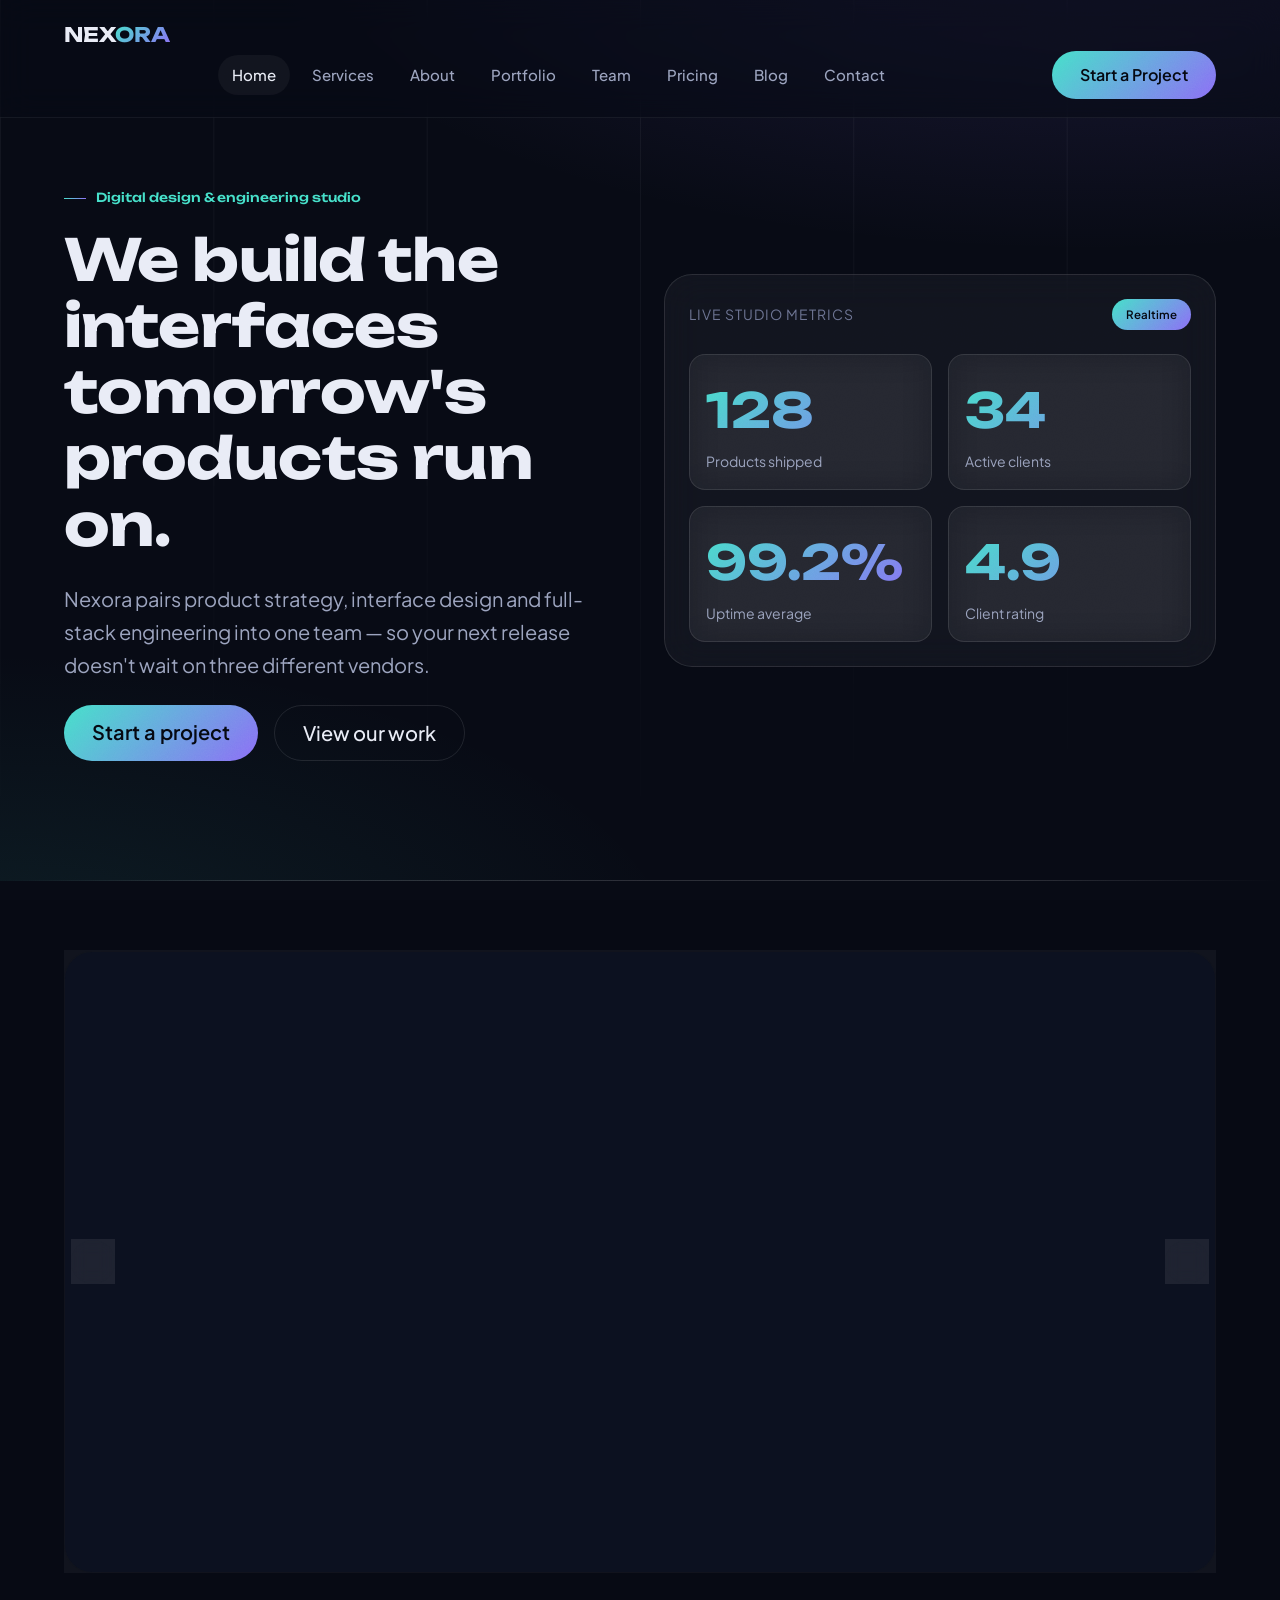
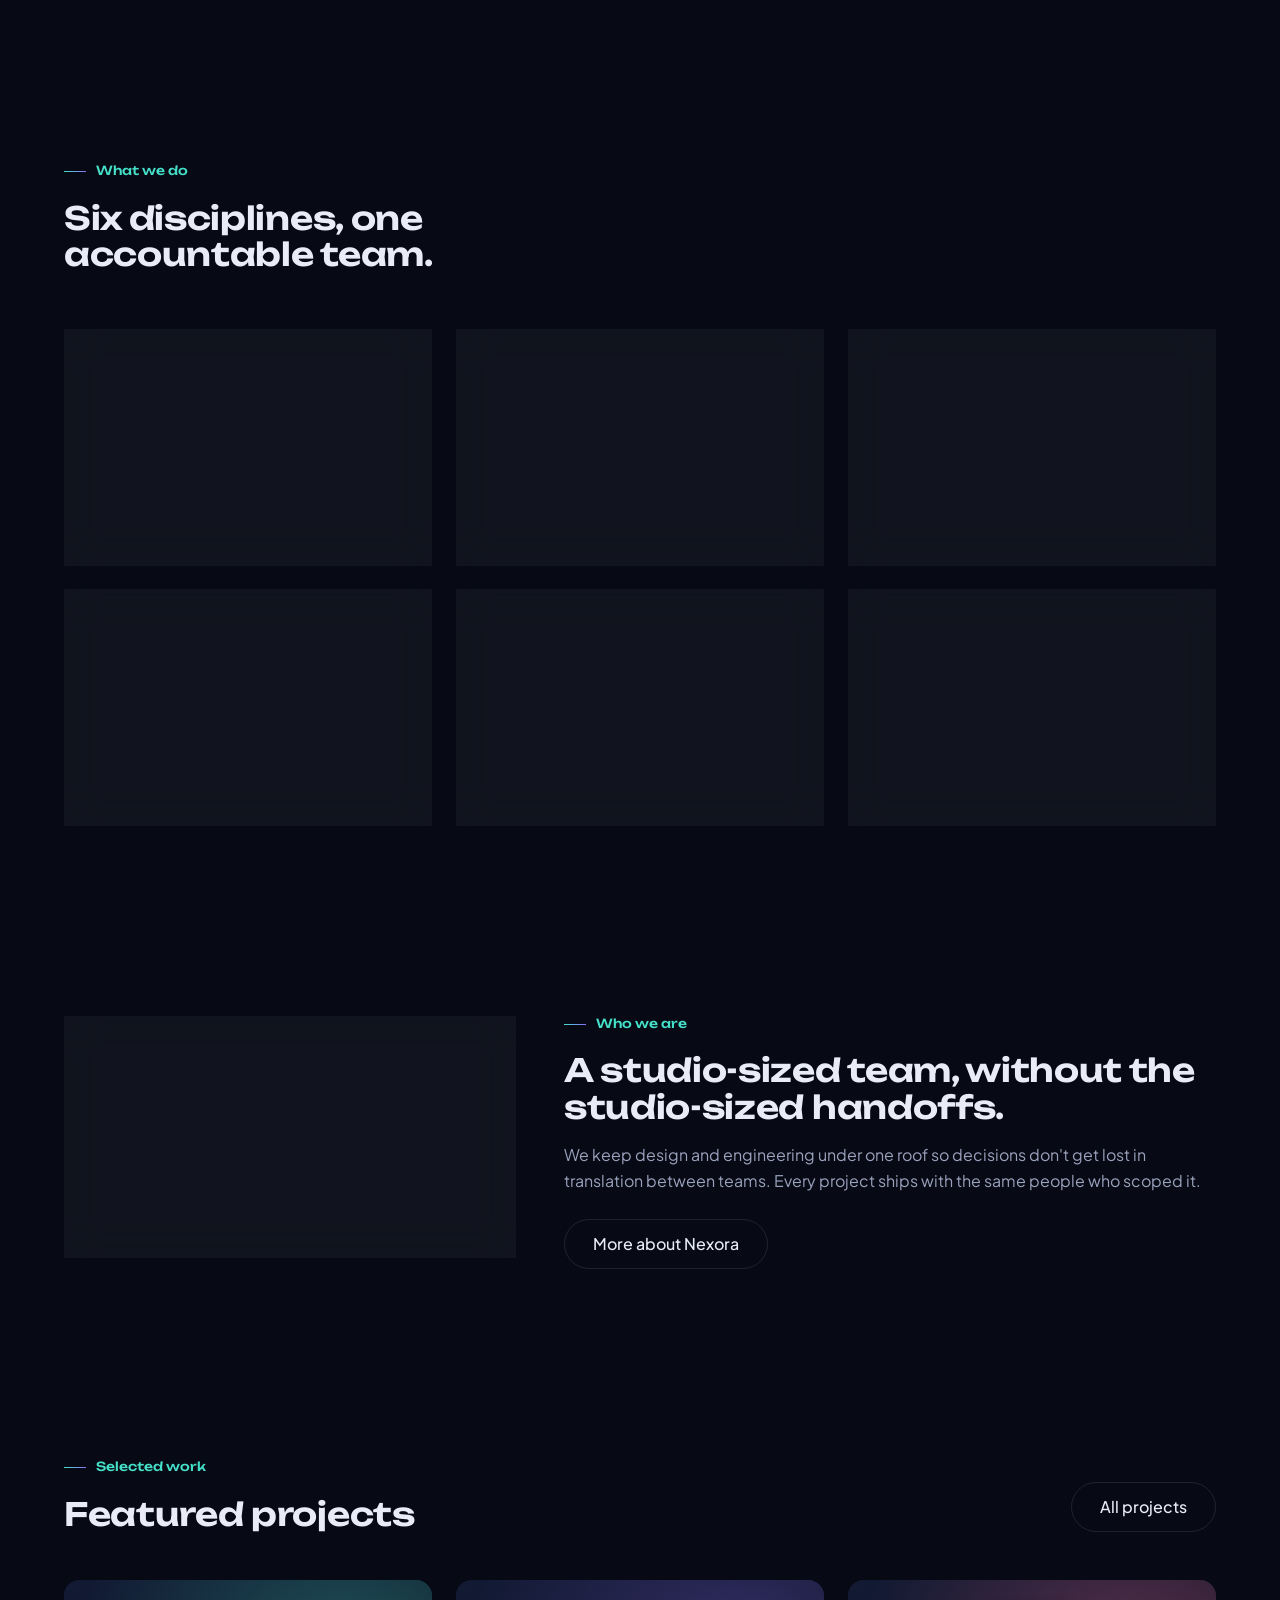
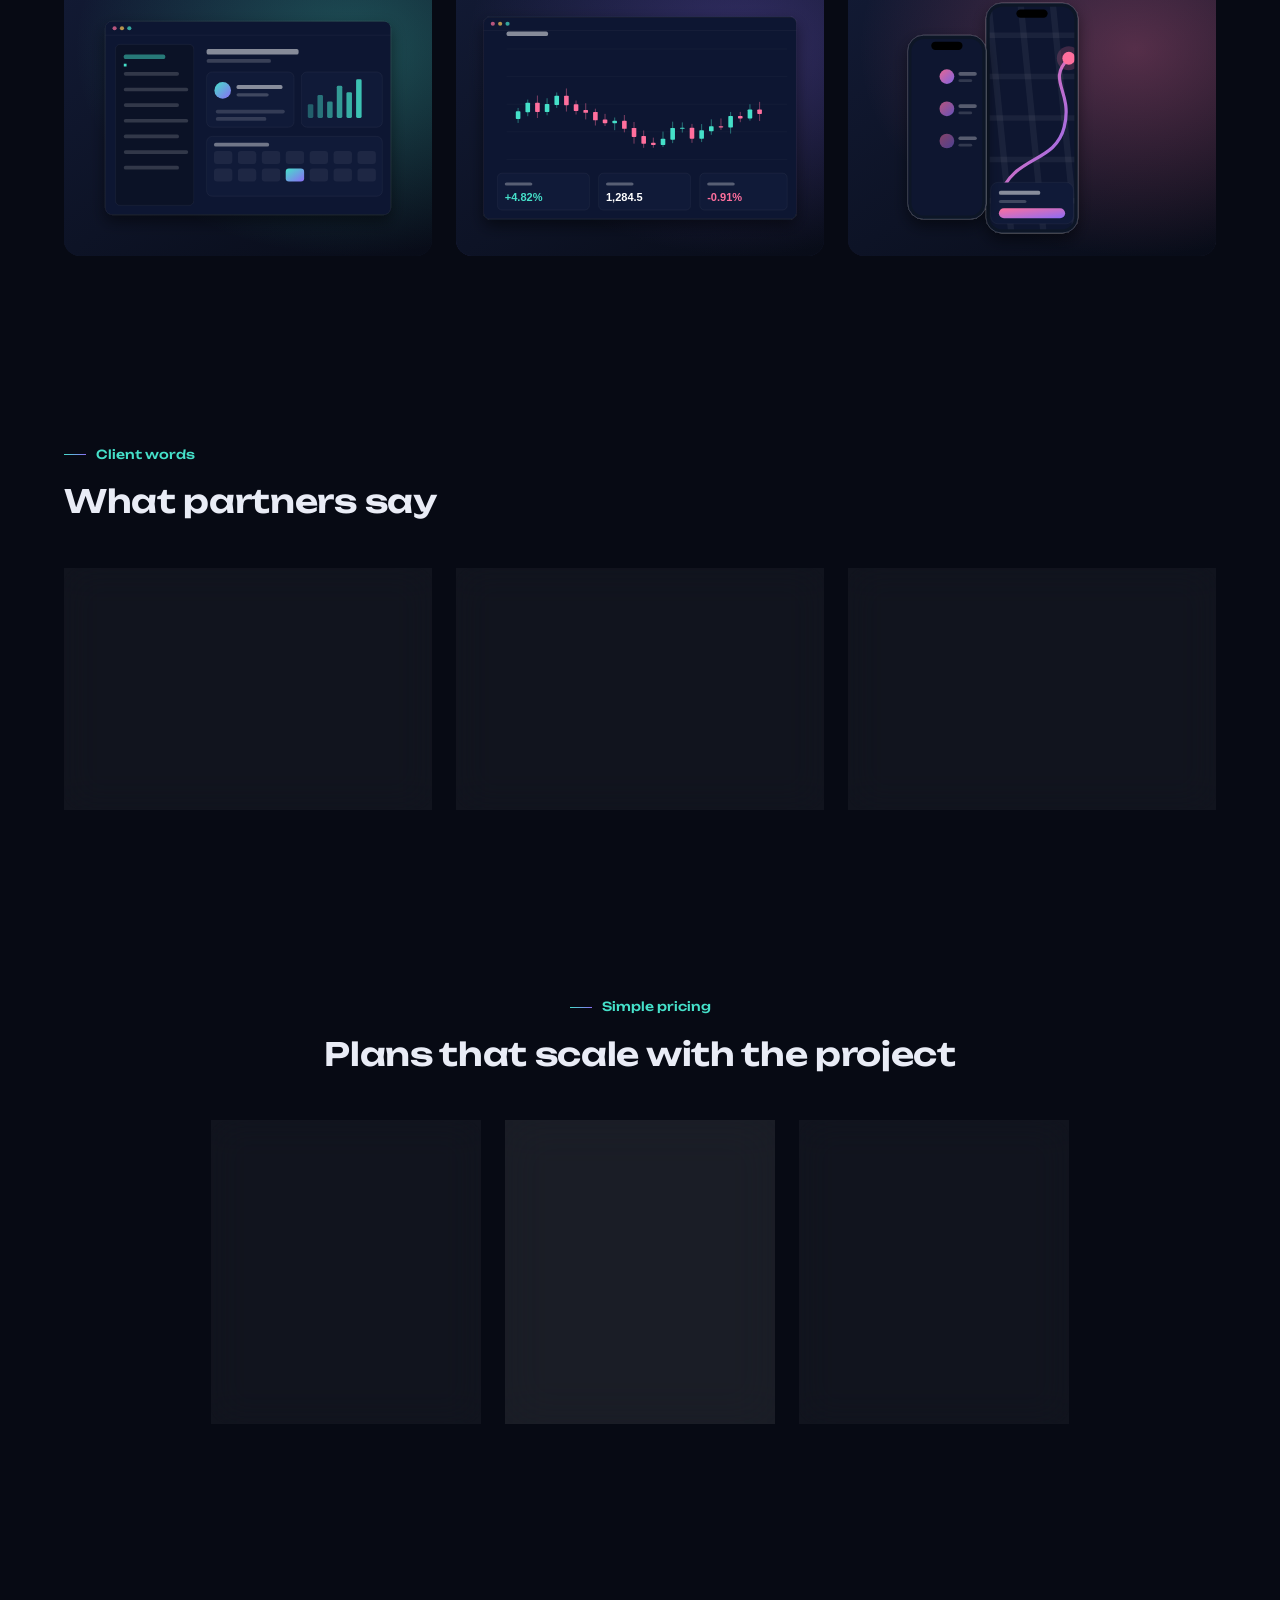
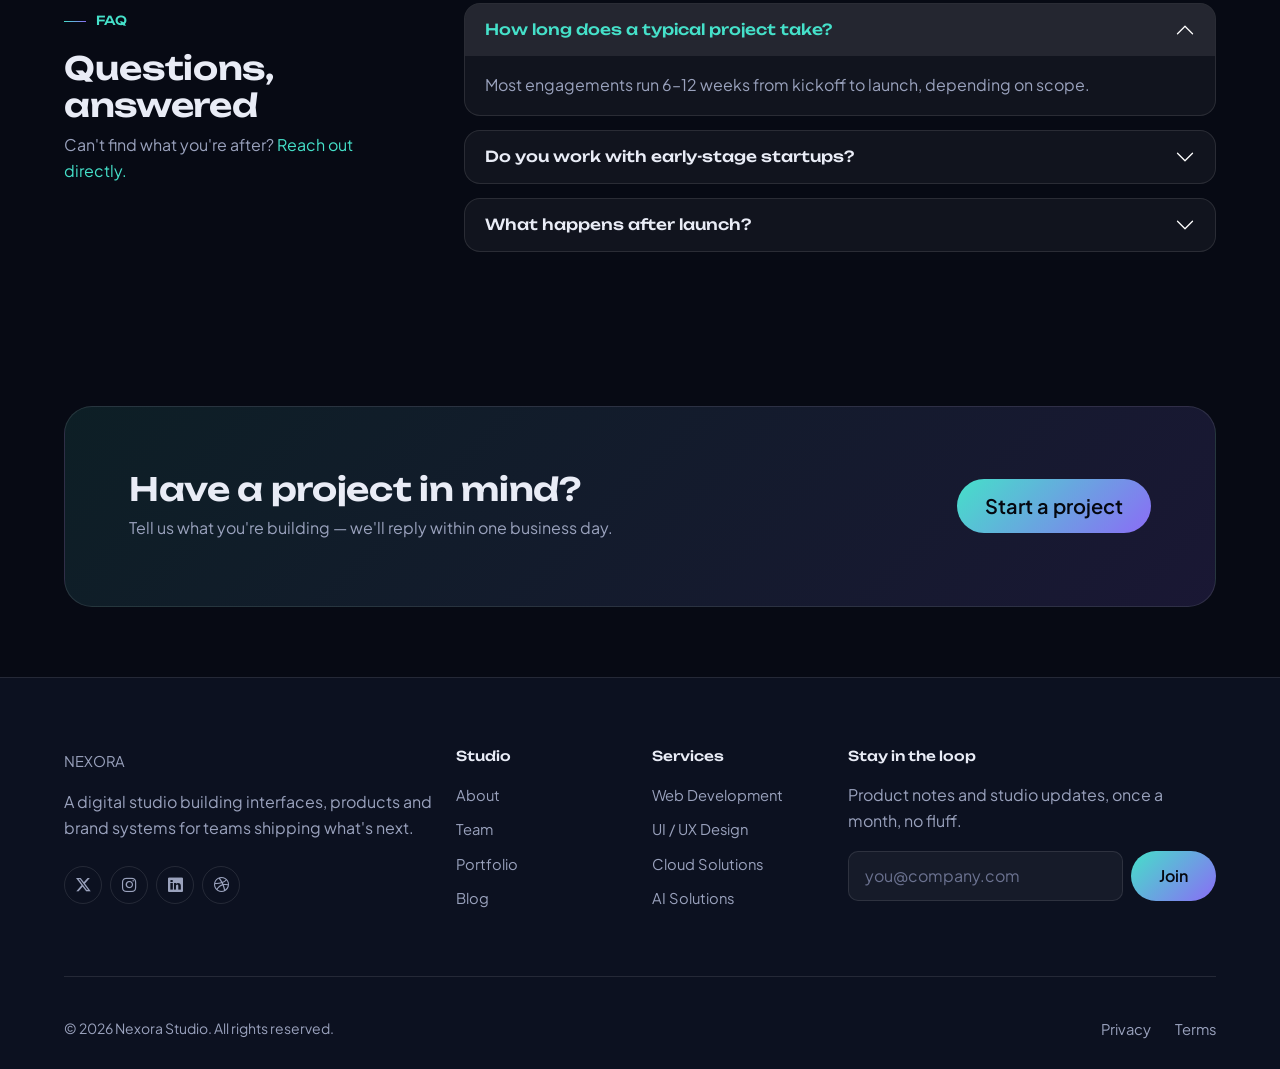
<file: index.html>
<!doctype html>
<html lang="en">
  <head>
    <meta charset="UTF-8" />
    <meta name="viewport" content="width=device-width, initial-scale=1.0" />
    <title>Home | NEXORA</title>
    <meta
      name="description"
      content="Nexora — a digital design and engineering studio."
    />
    <link
      rel="icon"
      href="data:image/svg+xml,<svg xmlns=%22http://www.w3.org/2000/svg%22 viewBox=%220 0 100 100%22><text y=%22.9em%22 font-size=%2290%22>⬢</text></svg>"
    />
    <link rel="preconnect" href="https://fonts.googleapis.com" />
    <link rel="preconnect" href="https://fonts.gstatic.com" crossorigin />
    <link
      href="https://fonts.googleapis.com/css2?family=Unbounded:wght@400;500;600;700;800&family=Plus+Jakarta+Sans:wght@400;500;600;700&display=swap"
      rel="stylesheet"
    />
    <link
      href="https://cdn.jsdelivr.net/npm/bootstrap@5.3.3/dist/css/bootstrap.min.css"
      rel="stylesheet"
    />
    <link
      rel="stylesheet"
      href="https://cdn.jsdelivr.net/npm/bootstrap-icons@1.11.3/font/bootstrap-icons.min.css"
    />
    <link href="css/style.css" rel="stylesheet" />
  </head>
  <body>
    <nav class="navbar navbar-expand-lg navbar-nx">
      <div class="container-nx">
        <a class="navbar-brand" href="index.html">NEX<span>ORA</span></a>
        <button
          class="navbar-toggler border-0 text-white"
          type="button"
          data-bs-toggle="offcanvas"
          data-bs-target="#navOffcanvas"
          aria-label="Toggle menu"
        >
          <i class="bi bi-list fs-2"></i>
        </button>
        <div class="collapse navbar-collapse d-none d-lg-flex">
          <ul class="navbar-nav mx-auto">
            <li class="nav-item">
              <a class="nav-link active" href="index.html">Home</a>
            </li>
            <li class="nav-item">
              <a class="nav-link" href="services.html">Services</a>
            </li>
            <li class="nav-item">
              <a class="nav-link" href="about.html">About</a>
            </li>
            <li class="nav-item">
              <a class="nav-link" href="portfolio.html">Portfolio</a>
            </li>
            <li class="nav-item">
              <a class="nav-link" href="team.html">Team</a>
            </li>
            <li class="nav-item">
              <a class="nav-link" href="pricing.html">Pricing</a>
            </li>
            <li class="nav-item">
              <a class="nav-link" href="blog.html">Blog</a>
            </li>
            <li class="nav-item">
              <a class="nav-link" href="contact.html">Contact</a>
            </li>
          </ul>
          <a
            href="contact.html"
            class="btn btn-nx-primary d-none d-lg-inline-block"
            >Start a Project</a
          >
        </div>
      </div>
      <div
        class="offcanvas offcanvas-end offcanvas-nx d-lg-none"
        tabindex="-1"
        id="navOffcanvas"
      >
        <div class="offcanvas-header">
          <span class="navbar-brand mb-0">NEX<span>ORA</span></span>
          <button
            type="button"
            class="btn-close btn-close-white"
            data-bs-dismiss="offcanvas"
          ></button>
        </div>
        <div class="offcanvas-body">
          <ul class="navbar-nav">
            <li class="nav-item">
              <a class="nav-link active d-block py-2" href="index.html">Home</a>
            </li>
            <li class="nav-item">
              <a class="nav-link d-block py-2" href="services.html">Services</a>
            </li>
            <li class="nav-item">
              <a class="nav-link d-block py-2" href="about.html">About</a>
            </li>
            <li class="nav-item">
              <a class="nav-link d-block py-2" href="portfolio.html"
                >Portfolio</a
              >
            </li>
            <li class="nav-item">
              <a class="nav-link d-block py-2" href="team.html">Team</a>
            </li>
            <li class="nav-item">
              <a class="nav-link d-block py-2" href="pricing.html">Pricing</a>
            </li>
            <li class="nav-item">
              <a class="nav-link d-block py-2" href="blog.html">Blog</a>
            </li>
            <li class="nav-item">
              <a class="nav-link d-block py-2" href="contact.html">Contact</a>
            </li>
          </ul>
          <a href="contact.html" class="btn btn-nx-primary w-100 mt-3"
            >Start a Project</a
          >
        </div>
      </div>
    </nav>

    <!-- HERO -->
    <section
      class="section bg-grid"
      style="
        padding-top: 180px;
        padding-bottom: 120px;
        position: relative;
        overflow: hidden;
      "
    >
      <div class="container-nx position-relative" style="z-index: 1">
        <div class="row align-items-center g-5">
          <div class="col-lg-6">
            <div class="eyebrow-label hero-fade-1">
              Digital design & engineering studio
            </div>
            <h1
              class="hero-fade-2"
              style="font-size: clamp(2.4rem, 5vw, 3.6rem)"
            >
              We build the interfaces tomorrow's products run on.
            </h1>
            <p class="hero-fade-3 fs-5 mt-4">
              Nexora pairs product strategy, interface design and full-stack
              engineering into one team — so your next release doesn't wait on
              three different vendors.
            </p>
            <div class="d-flex flex-wrap gap-3 mt-4 hero-fade-4">
              <a href="contact.html" class="btn btn-nx-primary btn-lg"
                >Start a project</a
              >
              <a href="portfolio.html" class="btn btn-nx-outline btn-lg"
                >View our work</a
              >
            </div>
          </div>
          <div class="col-lg-6">
            <div class="glass p-4 animate-float" style="border-radius: 28px">
              <div
                class="d-flex justify-content-between align-items-center mb-4"
              >
                <span
                  class="small text-uppercase"
                  style="letter-spacing: 1px; color: var(--text-faint)"
                  >Live studio metrics</span
                >
                <span class="badge-nx">Realtime</span>
              </div>
              <div class="row g-3">
                <div class="col-6">
                  <div class="glass p-3">
                    <div class="stat-num">128</div>
                    <p class="small mb-0">Products shipped</p>
                  </div>
                </div>
                <div class="col-6">
                  <div class="glass p-3">
                    <div class="stat-num">34</div>
                    <p class="small mb-0">Active clients</p>
                  </div>
                </div>
                <div class="col-6">
                  <div class="glass p-3">
                    <div class="stat-num">99.2%</div>
                    <p class="small mb-0">Uptime average</p>
                  </div>
                </div>
                <div class="col-6">
                  <div class="glass p-3">
                    <div class="stat-num">4.9</div>
                    <p class="small mb-0">Client rating</p>
                  </div>
                </div>
              </div>
            </div>
          </div>
        </div>
      </div>
    </section>

    <!-- CAROUSEL -->
    <section class="section-sm">
      <div class="container-nx">
        <div
          id="heroCarousel"
          class="carousel slide carousel-nx glass overflow-hidden"
          data-bs-ride="carousel"
          data-bs-interval="5500"
          style="border-radius: 28px"
        >
          <div class="carousel-inner">
            <div class="carousel-item active position-relative">
              <div class="slide-art art-lines"></div>
              <img
                class="slide-img"
                src="images/project-aurora-health.svg"
                alt=""
                loading="lazy"
              />
              <div class="container-nx">
                <div class="carousel-caption-nx">
                  <span class="eyebrow-label">Case study</span>
                  <h3 class="mb-3">Aurora Health — patient portal redesign</h3>
                  <p>
                    Cut average appointment booking time from 6 minutes to 90
                    seconds.
                  </p>
                </div>
              </div>
            </div>
            <div class="carousel-item position-relative">
              <div class="slide-art art-dots"></div>
              <img
                class="slide-img"
                src="images/project-fenwick-capital.svg"
                alt=""
                loading="lazy"
              />
              <div class="container-nx">
                <div class="carousel-caption-nx">
                  <span class="eyebrow-label">Case study</span>
                  <h3 class="mb-3">Fenwick Capital — trading dashboard</h3>
                  <p>Real-time data views for a 40-person trading desk.</p>
                </div>
              </div>
            </div>
            <div class="carousel-item position-relative">
              <div class="slide-art art-rings"></div>
              <img
                class="slide-img"
                src="images/project-loop-mobility.svg"
                alt=""
                loading="lazy"
              />
              <div class="container-nx">
                <div class="carousel-caption-nx">
                  <span class="eyebrow-label">Case study</span>
                  <h3 class="mb-3">Loop Mobility — rider app relaunch</h3>
                  <p>3.2x increase in weekly active riders after launch.</p>
                </div>
              </div>
            </div>
          </div>
          <button
            class="carousel-control-prev"
            type="button"
            data-bs-target="#heroCarousel"
            data-bs-slide="prev"
          >
            <span class="carousel-control-prev-icon" aria-hidden="true"></span
            ><span class="visually-hidden">Previous</span>
          </button>
          <button
            class="carousel-control-next"
            type="button"
            data-bs-target="#heroCarousel"
            data-bs-slide="next"
          >
            <span class="carousel-control-next-icon" aria-hidden="true"></span
            ><span class="visually-hidden">Next</span>
          </button>
          <div class="carousel-indicators">
            <button
              type="button"
              data-bs-target="#heroCarousel"
              data-bs-slide-to="0"
              class="active"
            ></button>
            <button
              type="button"
              data-bs-target="#heroCarousel"
              data-bs-slide-to="1"
            ></button>
            <button
              type="button"
              data-bs-target="#heroCarousel"
              data-bs-slide-to="2"
            ></button>
          </div>
        </div>
      </div>
    </section>

    <!-- SERVICES PREVIEW -->
    <section class="section">
      <div class="container-nx">
        <div class="row mb-5">
          <div class="col-lg-6">
            <div class="eyebrow-label">What we do</div>
            <h2>Six disciplines, one accountable team.</h2>
          </div>
        </div>
        <div class="row g-4">
          <div class="col-md-4">
            <div class="card-nx glass h-100">
              <div class="icon-wrap"><i class="bi bi-code-slash"></i></div>
              <h5>Web Development</h5>
              <p class="small">Fast, accessible builds on modern frameworks.</p>
            </div>
          </div>
          <div class="col-md-4">
            <div class="card-nx glass h-100">
              <div class="icon-wrap"><i class="bi bi-palette"></i></div>
              <h5>UI / UX Design</h5>
              <p class="small">
                Interfaces shaped around how people actually work.
              </p>
            </div>
          </div>
          <div class="col-md-4">
            <div class="card-nx glass h-100">
              <div class="icon-wrap"><i class="bi bi-phone"></i></div>
              <h5>Mobile App Design</h5>
              <p class="small">Native-feel experiences for iOS and Android.</p>
            </div>
          </div>
          <div class="col-md-4">
            <div class="card-nx glass h-100">
              <div class="icon-wrap"><i class="bi bi-cloud"></i></div>
              <h5>Cloud Solutions</h5>
              <p class="small">
                Infrastructure that scales without the pager duty.
              </p>
            </div>
          </div>
          <div class="col-md-4">
            <div class="card-nx glass h-100">
              <div class="icon-wrap"><i class="bi bi-shield-lock"></i></div>
              <h5>Cyber Security</h5>
              <p class="small">
                Audits and hardening built into every release.
              </p>
            </div>
          </div>
          <div class="col-md-4">
            <div class="card-nx glass h-100">
              <div class="icon-wrap"><i class="bi bi-cpu"></i></div>
              <h5>AI Solutions</h5>
              <p class="small">
                Applied ML features shipped as product, not demo.
              </p>
            </div>
          </div>
        </div>
      </div>
    </section>

    <!-- ABOUT PREVIEW -->
    <section class="section-sm">
      <div class="container-nx">
        <div class="row align-items-center g-5">
          <div class="col-lg-5">
            <div class="glass p-5 text-center" style="border-radius: 28px">
              <div class="stat-num" style="font-size: 3.4rem">9</div>
              <p class="mb-0">
                years building for founders and enterprise teams alike
              </p>
            </div>
          </div>
          <div class="col-lg-7">
            <div class="eyebrow-label">Who we are</div>
            <h2 class="mb-3">
              A studio-sized team, without the studio-sized handoffs.
            </h2>
            <p class="mb-4">
              We keep design and engineering under one roof so decisions don't
              get lost in translation between teams. Every project ships with
              the same people who scoped it.
            </p>
            <a href="about.html" class="btn btn-nx-outline"
              >More about Nexora</a
            >
          </div>
        </div>
      </div>
    </section>

    <!-- FEATURED PROJECTS -->
    <section class="section">
      <div class="container-nx">
        <div
          class="d-flex justify-content-between align-items-end mb-5 flex-wrap gap-3"
        >
          <div>
            <div class="eyebrow-label">Selected work</div>
            <h2 class="mb-0">Featured projects</h2>
          </div>
          <a href="portfolio.html" class="btn btn-nx-outline">All projects</a>
        </div>
        <div class="row g-4">
          <div class="col-md-4 portfolio-item">
            <div class="portfolio-thumb">
              <img
                src="images/project-aurora-health.svg"
                alt="Aurora Health project preview"
                loading="lazy"
              />
              <div class="overlay">
                <div>
                  <h6 class="mb-1">Aurora Health</h6>
                  <span class="small text-white-50">Web Design</span>
                </div>
              </div>
            </div>
          </div>
          <div class="col-md-4 portfolio-item">
            <div class="portfolio-thumb">
              <img
                src="images/project-fenwick-capital.svg"
                alt="Fenwick Capital project preview"
                loading="lazy"
              />
              <div class="overlay">
                <div>
                  <h6 class="mb-1">Fenwick Capital</h6>
                  <span class="small text-white-50">UI / UX</span>
                </div>
              </div>
            </div>
          </div>
          <div class="col-md-4 portfolio-item">
            <div class="portfolio-thumb">
              <img
                src="images/project-loop-mobility.svg"
                alt="Loop Mobility project preview"
                loading="lazy"
              />
              <div class="overlay">
                <div>
                  <h6 class="mb-1">Loop Mobility</h6>
                  <span class="small text-white-50">Mobile</span>
                </div>
              </div>
            </div>
          </div>
        </div>
      </div>
    </section>

    <!-- TESTIMONIALS -->
    <section class="section-sm">
      <div class="container-nx">
        <div class="eyebrow-label">Client words</div>
        <h2 class="mb-5">What partners say</h2>
        <div class="row g-4">
          <div class="col-md-4">
            <div class="glass card-nx h-100">
              <i class="bi bi-quote fs-2" style="color: var(--accent-1)"></i>
              <p>
                "Nexora rebuilt our booking flow in six weeks. Support tickets
                dropped by half."
              </p>
              <p class="small mb-0 text-white-50">
                — Dana Whitfield, Aurora Health
              </p>
            </div>
          </div>
          <div class="col-md-4">
            <div class="glass card-nx h-100">
              <i class="bi bi-quote fs-2" style="color: var(--accent-1)"></i>
              <p>
                "They understand trading desks better than most fintechs we've
                hired directly."
              </p>
              <p class="small mb-0 text-white-50">
                — Marcus Oyelaran, Fenwick Capital
              </p>
            </div>
          </div>
          <div class="col-md-4">
            <div class="glass card-nx h-100">
              <i class="bi bi-quote fs-2" style="color: var(--accent-1)"></i>
              <p>
                "Our riders finally have an app that matches how good the
                service actually is."
              </p>
              <p class="small mb-0 text-white-50">
                — Priya Nandakumar, Loop Mobility
              </p>
            </div>
          </div>
        </div>
      </div>
    </section>

    <!-- PRICING PREVIEW -->
    <section class="section">
      <div class="container-nx">
        <div class="text-center mb-5">
          <div class="eyebrow-label justify-content-center">Simple pricing</div>
          <h2>Plans that scale with the project</h2>
        </div>
        <div class="row g-4 justify-content-center">
          <div class="col-md-4 col-lg-3">
            <div class="glass card-nx h-100 text-center">
              <h6>Starter</h6>
              <div class="stat-num">
                $29<span class="fs-6 text-white-50">/mo</span>
              </div>
              <p class="small">For small sites and landing pages.</p>
              <a href="pricing.html" class="btn btn-nx-outline w-100"
                >Learn more</a
              >
            </div>
          </div>
          <div class="col-md-4 col-lg-3">
            <div
              class="glass-strong card-nx h-100 text-center"
              style="border: 1px solid var(--accent-1)"
            >
              <span class="badge-nx mb-2 d-inline-block">Most Popular</span>
              <h6>Professional</h6>
              <div class="stat-num">
                $79<span class="fs-6 text-white-50">/mo</span>
              </div>
              <p class="small">For growing product teams.</p>
              <a href="pricing.html" class="btn btn-nx-primary w-100"
                >Learn more</a
              >
            </div>
          </div>
          <div class="col-md-4 col-lg-3">
            <div class="glass card-nx h-100 text-center">
              <h6>Business</h6>
              <div class="stat-num">
                $149<span class="fs-6 text-white-50">/mo</span>
              </div>
              <p class="small">For full product builds.</p>
              <a href="pricing.html" class="btn btn-nx-outline w-100"
                >Learn more</a
              >
            </div>
          </div>
        </div>
      </div>
    </section>

    <!-- FAQ -->
    <section class="section-sm">
      <div class="container-nx">
        <div class="row g-5">
          <div class="col-lg-4">
            <div class="eyebrow-label">FAQ</div>
            <h2>Questions, answered</h2>
            <p>
              Can't find what you're after?
              <a href="contact.html" style="color: var(--accent-1)"
                >Reach out directly.</a
              >
            </p>
          </div>
          <div class="col-lg-8">
            <div class="accordion accordion-nx" id="faqHome">
              <div class="accordion-item">
                <h2 class="accordion-header">
                  <button
                    class="accordion-button"
                    type="button"
                    data-bs-toggle="collapse"
                    data-bs-target="#faqH1"
                  >
                    How long does a typical project take?
                  </button>
                </h2>
                <div
                  id="faqH1"
                  class="accordion-collapse collapse show"
                  data-bs-parent="#faqHome"
                >
                  <div class="accordion-body">
                    Most engagements run 6–12 weeks from kickoff to launch,
                    depending on scope.
                  </div>
                </div>
              </div>
              <div class="accordion-item">
                <h2 class="accordion-header">
                  <button
                    class="accordion-button collapsed"
                    type="button"
                    data-bs-toggle="collapse"
                    data-bs-target="#faqH2"
                  >
                    Do you work with early-stage startups?
                  </button>
                </h2>
                <div
                  id="faqH2"
                  class="accordion-collapse collapse"
                  data-bs-parent="#faqHome"
                >
                  <div class="accordion-body">
                    Yes — about a third of our roster is pre-Series A. We scope
                    to your budget.
                  </div>
                </div>
              </div>
              <div class="accordion-item">
                <h2 class="accordion-header">
                  <button
                    class="accordion-button collapsed"
                    type="button"
                    data-bs-toggle="collapse"
                    data-bs-target="#faqH3"
                  >
                    What happens after launch?
                  </button>
                </h2>
                <div
                  id="faqH3"
                  class="accordion-collapse collapse"
                  data-bs-parent="#faqHome"
                >
                  <div class="accordion-body">
                    Every plan includes a post-launch support window; longer
                    retainers are available.
                  </div>
                </div>
              </div>
            </div>
          </div>
        </div>
      </div>
    </section>

    <!-- CTA -->
    <section class="section-sm">
      <div class="container-nx">
        <div
          class="cta-panel d-flex flex-column flex-lg-row justify-content-between align-items-lg-center gap-4"
        >
          <div>
            <h2 class="mb-2">Have a project in mind?</h2>
            <p class="mb-0">
              Tell us what you're building — we'll reply within one business
              day.
            </p>
          </div>
          <a href="contact.html" class="btn btn-nx-primary btn-lg flex-shrink-0"
            >Start a project</a
          >
        </div>
      </div>
    </section>
    <footer class="footer-nx">
      <div class="container-nx">
        <div class="row g-4 mb-5">
          <div class="col-lg-4">
            <a class="navbar-brand d-inline-block mb-3" href="index.html"
              >NEX<span>ORA</span></a
            >
            <p class="mb-4">
              A digital studio building interfaces, products and brand systems
              for teams shipping what's next.
            </p>
            <div class="d-flex gap-2">
              <a href="#" class="social-dot"><i class="bi bi-twitter-x"></i></a>
              <a href="#" class="social-dot"><i class="bi bi-instagram"></i></a>
              <a href="#" class="social-dot"><i class="bi bi-linkedin"></i></a>
              <a href="#" class="social-dot"><i class="bi bi-dribbble"></i></a>
            </div>
          </div>
          <div class="col-6 col-lg-2">
            <h6>Studio</h6>
            <ul class="list-unstyled d-flex flex-column gap-2">
              <li><a href="about.html">About</a></li>
              <li><a href="team.html">Team</a></li>
              <li><a href="portfolio.html">Portfolio</a></li>
              <li><a href="blog.html">Blog</a></li>
            </ul>
          </div>
          <div class="col-6 col-lg-2">
            <h6>Services</h6>
            <ul class="list-unstyled d-flex flex-column gap-2">
              <li><a href="services.html">Web Development</a></li>
              <li><a href="services.html">UI / UX Design</a></li>
              <li><a href="services.html">Cloud Solutions</a></li>
              <li><a href="services.html">AI Solutions</a></li>
            </ul>
          </div>
          <div class="col-lg-4">
            <h6>Stay in the loop</h6>
            <p class="mb-3">
              Product notes and studio updates, once a month, no fluff.
            </p>
            <form class="d-flex gap-2">
              <input
                type="email"
                class="form-control form-control-nx"
                placeholder="you@company.com"
                aria-label="Email address"
              />
              <button class="btn btn-nx-primary flex-shrink-0" type="submit">
                Join
              </button>
            </form>
          </div>
        </div>
        <hr class="hr-nx" />
        <div
          class="d-flex flex-column flex-md-row justify-content-between align-items-center gap-3 pt-4"
        >
          <p class="mb-0 small">© 2026 Nexora Studio. All rights reserved.</p>
          <div class="d-flex gap-4">
            <a href="#" class="small">Privacy</a>
            <a href="#" class="small">Terms</a>
          </div>
        </div>
      </div>
    </footer>
    <script src="https://cdn.jsdelivr.net/npm/bootstrap@5.3.3/dist/js/bootstrap.bundle.min.js"></script>
  </body>
</html>
</file>
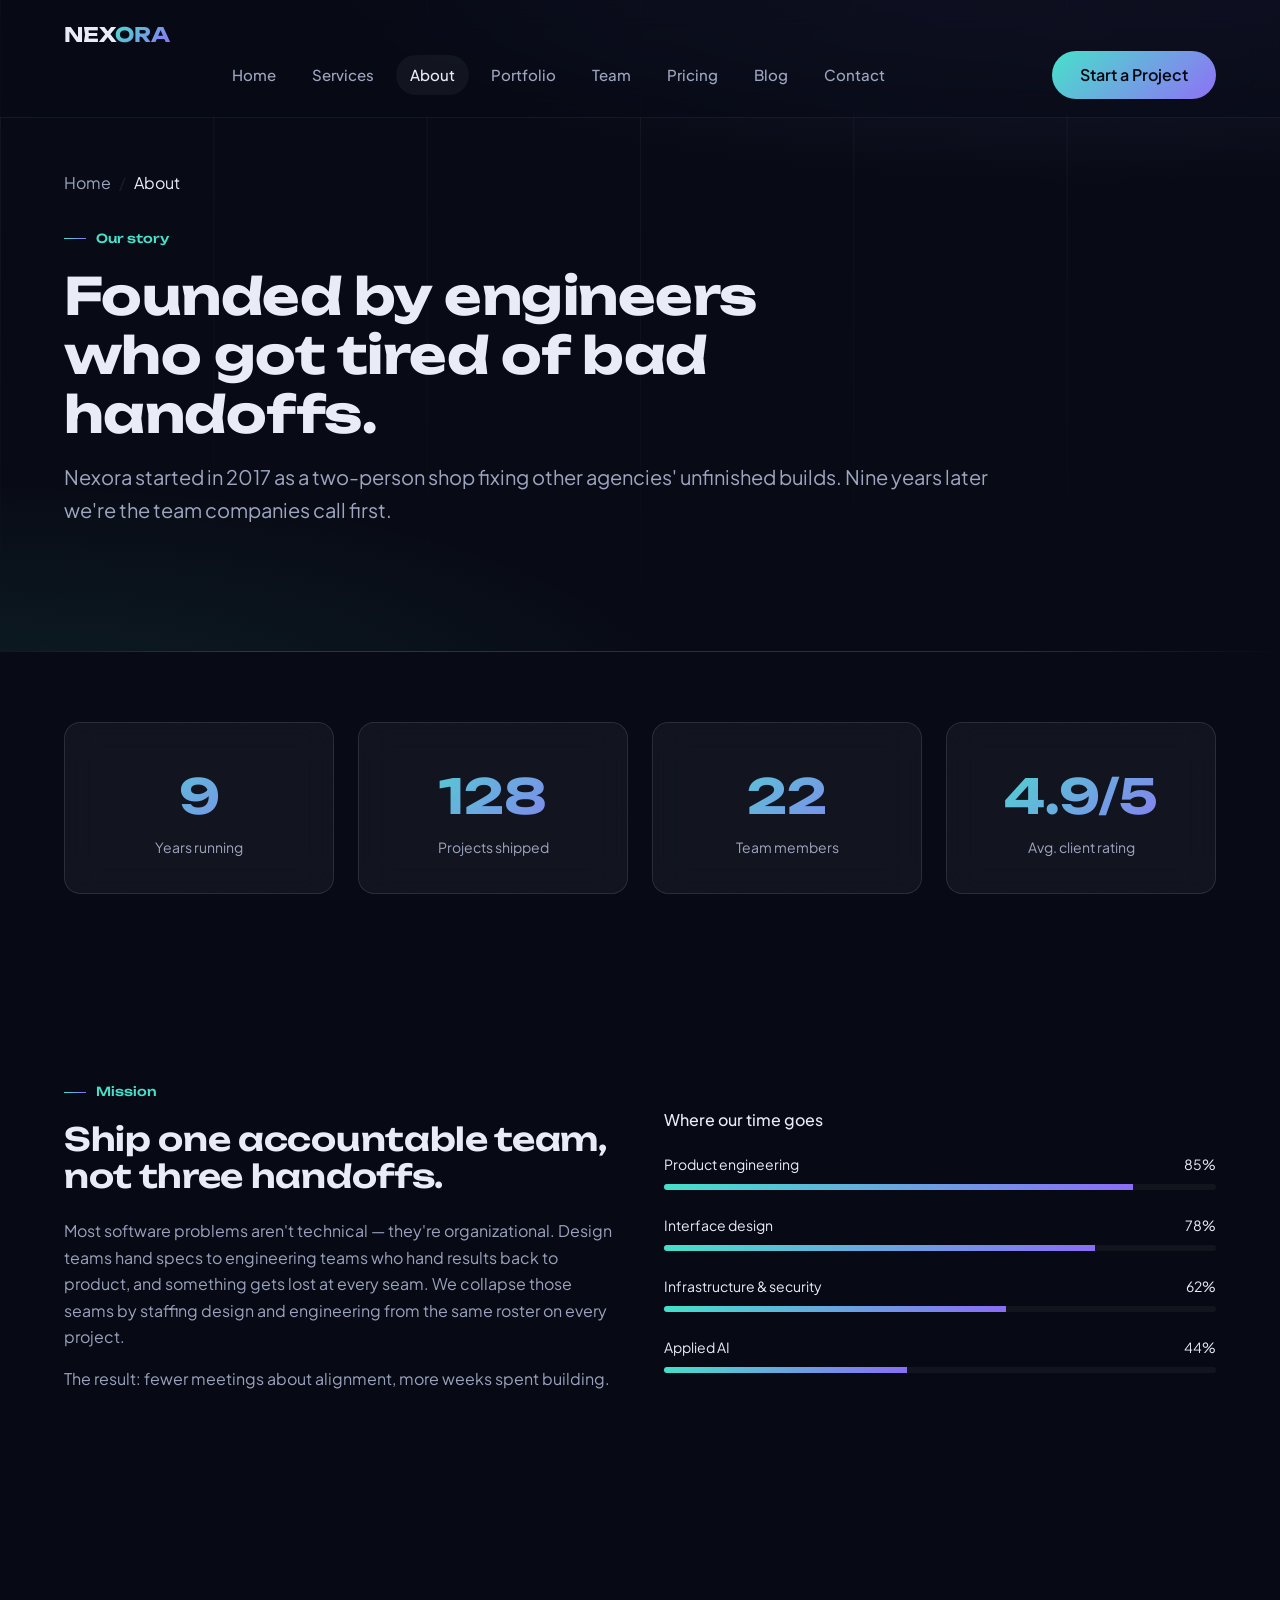
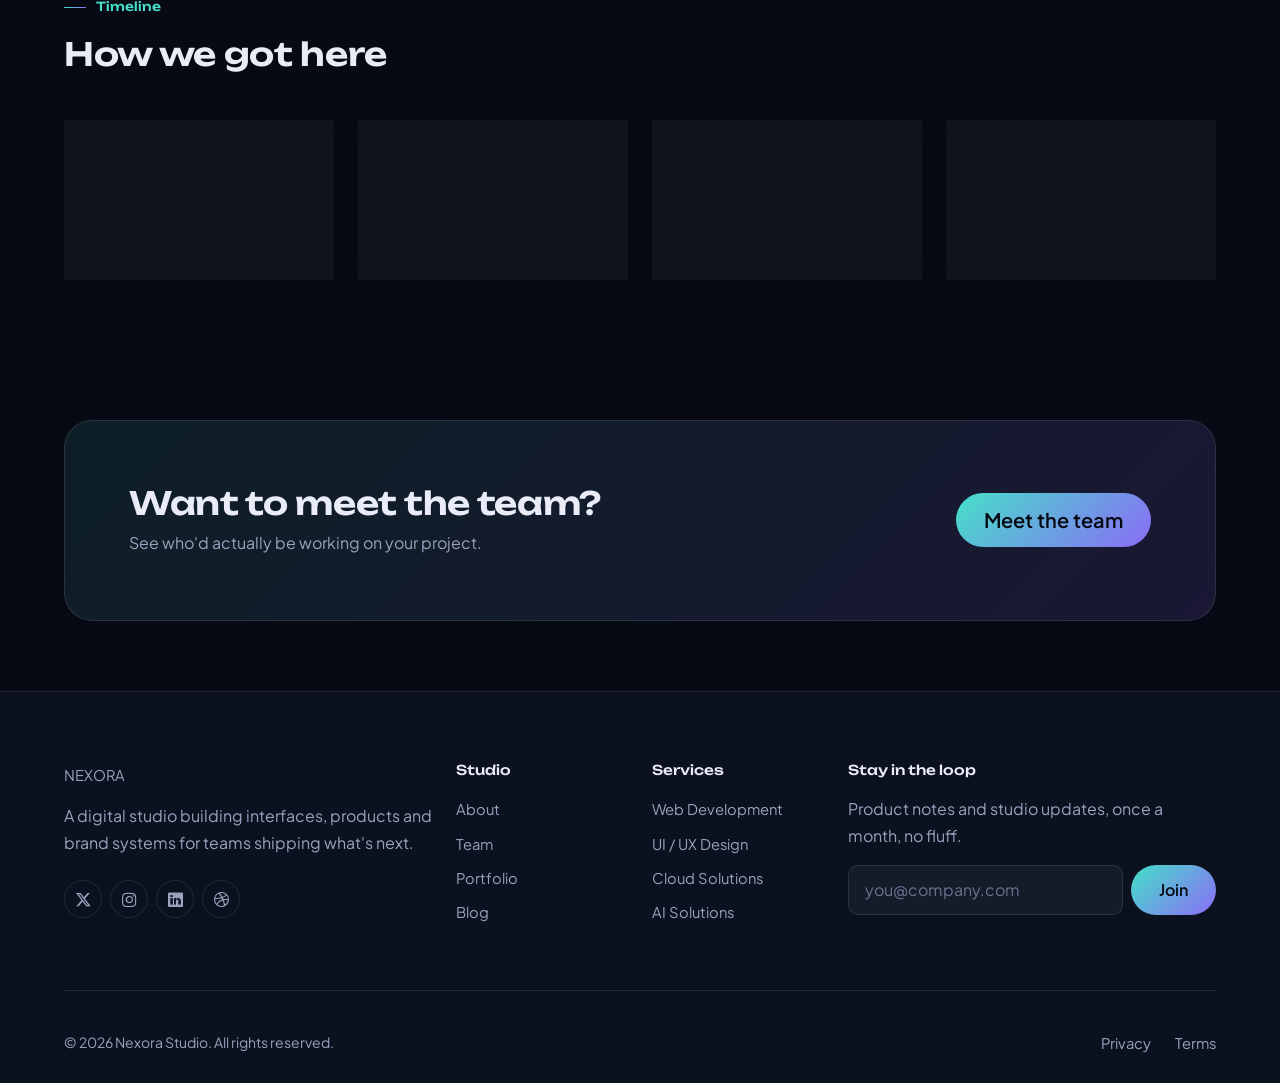
<file: about.html>
<!doctype html>
<html lang="en">
  <head>
    <meta charset="UTF-8" />
    <meta name="viewport" content="width=device-width, initial-scale=1.0" />
    <title>About | NEXORA</title>
    <meta
      name="description"
      content="The story and mission behind Nexora studio."
    />
    <link
      rel="icon"
      href="data:image/svg+xml,<svg xmlns=%22http://www.w3.org/2000/svg%22 viewBox=%220 0 100 100%22><text y=%22.9em%22 font-size=%2290%22>⬢</text></svg>"
    />
    <link rel="preconnect" href="https://fonts.googleapis.com" />
    <link rel="preconnect" href="https://fonts.gstatic.com" crossorigin />
    <link
      href="https://fonts.googleapis.com/css2?family=Unbounded:wght@400;500;600;700;800&family=Plus+Jakarta+Sans:wght@400;500;600;700&display=swap"
      rel="stylesheet"
    />
    <link
      href="https://cdn.jsdelivr.net/npm/bootstrap@5.3.3/dist/css/bootstrap.min.css"
      rel="stylesheet"
    />
    <link
      rel="stylesheet"
      href="https://cdn.jsdelivr.net/npm/bootstrap-icons@1.11.3/font/bootstrap-icons.min.css"
    />
    <link href="css/style.css" rel="stylesheet" />
  </head>
  <body>
    <nav class="navbar navbar-expand-lg navbar-nx">
      <div class="container-nx">
        <a class="navbar-brand" href="index.html">NEX<span>ORA</span></a>
        <button
          class="navbar-toggler border-0 text-white"
          type="button"
          data-bs-toggle="offcanvas"
          data-bs-target="#navOffcanvas"
          aria-label="Toggle menu"
        >
          <i class="bi bi-list fs-2"></i>
        </button>
        <div class="collapse navbar-collapse d-none d-lg-flex">
          <ul class="navbar-nav mx-auto">
            <li class="nav-item">
              <a class="nav-link" href="index.html">Home</a>
            </li>
            <li class="nav-item">
              <a class="nav-link" href="services.html">Services</a>
            </li>
            <li class="nav-item">
              <a class="nav-link active" href="about.html">About</a>
            </li>
            <li class="nav-item">
              <a class="nav-link" href="portfolio.html">Portfolio</a>
            </li>
            <li class="nav-item">
              <a class="nav-link" href="team.html">Team</a>
            </li>
            <li class="nav-item">
              <a class="nav-link" href="pricing.html">Pricing</a>
            </li>
            <li class="nav-item">
              <a class="nav-link" href="blog.html">Blog</a>
            </li>
            <li class="nav-item">
              <a class="nav-link" href="contact.html">Contact</a>
            </li>
          </ul>
          <a
            href="contact.html"
            class="btn btn-nx-primary d-none d-lg-inline-block"
            >Start a Project</a
          >
        </div>
      </div>
      <div
        class="offcanvas offcanvas-end offcanvas-nx d-lg-none"
        tabindex="-1"
        id="navOffcanvas"
      >
        <div class="offcanvas-header">
          <span class="navbar-brand mb-0">NEX<span>ORA</span></span>
          <button
            type="button"
            class="btn-close btn-close-white"
            data-bs-dismiss="offcanvas"
          ></button>
        </div>
        <div class="offcanvas-body">
          <ul class="navbar-nav">
            <li class="nav-item">
              <a class="nav-link d-block py-2" href="index.html">Home</a>
            </li>
            <li class="nav-item">
              <a class="nav-link d-block py-2" href="services.html">Services</a>
            </li>
            <li class="nav-item">
              <a class="nav-link active d-block py-2" href="about.html"
                >About</a
              >
            </li>
            <li class="nav-item">
              <a class="nav-link d-block py-2" href="portfolio.html"
                >Portfolio</a
              >
            </li>
            <li class="nav-item">
              <a class="nav-link d-block py-2" href="team.html">Team</a>
            </li>
            <li class="nav-item">
              <a class="nav-link d-block py-2" href="pricing.html">Pricing</a>
            </li>
            <li class="nav-item">
              <a class="nav-link d-block py-2" href="blog.html">Blog</a>
            </li>
            <li class="nav-item">
              <a class="nav-link d-block py-2" href="contact.html">Contact</a>
            </li>
          </ul>
          <a href="contact.html" class="btn btn-nx-primary w-100 mt-3"
            >Start a Project</a
          >
        </div>
      </div>
    </nav>

    <section
      class="section bg-grid"
      style="padding-top: 170px; position: relative; overflow: hidden"
    >
      <div class="container-nx position-relative" style="z-index: 1">
        <nav class="breadcrumb-nx mb-4">
          <ol class="breadcrumb mb-0">
            <li class="breadcrumb-item"><a href="index.html">Home</a></li>
            <li class="breadcrumb-item active">About</li>
          </ol>
        </nav>
        <div class="eyebrow-label hero-fade-1">Our story</div>
        <h1
          class="hero-fade-2"
          style="font-size: clamp(2.2rem, 4.5vw, 3.2rem); max-width: 16ch"
        >
          Founded by engineers who got tired of bad handoffs.
        </h1>
        <p class="hero-fade-3 fs-5 mt-3" style="max-width: 62ch">
          Nexora started in 2017 as a two-person shop fixing other agencies'
          unfinished builds. Nine years later we're the team companies call
          first.
        </p>
      </div>
    </section>

    <section class="section-sm">
      <div class="container-nx">
        <div class="row g-4 text-center">
          <div class="col-6 col-md-3">
            <div class="glass card-nx">
              <div class="stat-num">9</div>
              <p class="small mb-0">Years running</p>
            </div>
          </div>
          <div class="col-6 col-md-3">
            <div class="glass card-nx">
              <div class="stat-num">128</div>
              <p class="small mb-0">Projects shipped</p>
            </div>
          </div>
          <div class="col-6 col-md-3">
            <div class="glass card-nx">
              <div class="stat-num">22</div>
              <p class="small mb-0">Team members</p>
            </div>
          </div>
          <div class="col-6 col-md-3">
            <div class="glass card-nx">
              <div class="stat-num">4.9/5</div>
              <p class="small mb-0">Avg. client rating</p>
            </div>
          </div>
        </div>
      </div>
    </section>

    <section class="section">
      <div class="container-nx">
        <div class="row g-5 align-items-center">
          <div class="col-lg-6">
            <div class="eyebrow-label">Mission</div>
            <h2 class="mb-4">Ship one accountable team, not three handoffs.</h2>
            <p>
              Most software problems aren't technical — they're organizational.
              Design teams hand specs to engineering teams who hand results back
              to product, and something gets lost at every seam. We collapse
              those seams by staffing design and engineering from the same
              roster on every project.
            </p>
            <p>
              The result: fewer meetings about alignment, more weeks spent
              building.
            </p>
          </div>
          <div class="col-lg-6">
            <h6 class="mb-4">Where our time goes</h6>
            <div class="mb-4">
              <div class="d-flex justify-content-between small mb-2">
                <span>Product engineering</span><span>85%</span>
              </div>
              <div class="progress progress-nx">
                <div class="progress-bar" style="width: 85%"></div>
              </div>
            </div>
            <div class="mb-4">
              <div class="d-flex justify-content-between small mb-2">
                <span>Interface design</span><span>78%</span>
              </div>
              <div class="progress progress-nx">
                <div class="progress-bar" style="width: 78%"></div>
              </div>
            </div>
            <div class="mb-4">
              <div class="d-flex justify-content-between small mb-2">
                <span>Infrastructure & security</span><span>62%</span>
              </div>
              <div class="progress progress-nx">
                <div class="progress-bar" style="width: 62%"></div>
              </div>
            </div>
            <div>
              <div class="d-flex justify-content-between small mb-2">
                <span>Applied AI</span><span>44%</span>
              </div>
              <div class="progress progress-nx">
                <div class="progress-bar" style="width: 44%"></div>
              </div>
            </div>
          </div>
        </div>
      </div>
    </section>

    <section class="section-sm">
      <div class="container-nx">
        <div class="eyebrow-label">Timeline</div>
        <h2 class="mb-5">How we got here</h2>
        <div class="row g-4">
          <div class="col-md-3">
            <div class="glass card-nx h-100">
              <h6>2017</h6>
              <p class="small">
                Founded in a two-desk office, first client: a local fintech.
              </p>
            </div>
          </div>
          <div class="col-md-3">
            <div class="glass card-nx h-100">
              <h6>2020</h6>
              <p class="small">
                Grew to 12 people, opened the design practice.
              </p>
            </div>
          </div>
          <div class="col-md-3">
            <div class="glass card-nx h-100">
              <h6>2023</h6>
              <p class="small">Launched the cloud & security practice.</p>
            </div>
          </div>
          <div class="col-md-3">
            <div class="glass card-nx h-100">
              <h6>2026</h6>
              <p class="small">22-person team, 128 projects shipped.</p>
            </div>
          </div>
        </div>
      </div>
    </section>

    <section class="section-sm">
      <div class="container-nx">
        <div
          class="cta-panel d-flex flex-column flex-lg-row justify-content-between align-items-lg-center gap-4"
        >
          <div>
            <h2 class="mb-2">Want to meet the team?</h2>
            <p class="mb-0">See who'd actually be working on your project.</p>
          </div>
          <a href="team.html" class="btn btn-nx-primary btn-lg flex-shrink-0"
            >Meet the team</a
          >
        </div>
      </div>
    </section>
    <footer class="footer-nx">
      <div class="container-nx">
        <div class="row g-4 mb-5">
          <div class="col-lg-4">
            <a class="navbar-brand d-inline-block mb-3" href="index.html"
              >NEX<span>ORA</span></a
            >
            <p class="mb-4">
              A digital studio building interfaces, products and brand systems
              for teams shipping what's next.
            </p>
            <div class="d-flex gap-2">
              <a href="#" class="social-dot"><i class="bi bi-twitter-x"></i></a>
              <a href="#" class="social-dot"><i class="bi bi-instagram"></i></a>
              <a href="#" class="social-dot"><i class="bi bi-linkedin"></i></a>
              <a href="#" class="social-dot"><i class="bi bi-dribbble"></i></a>
            </div>
          </div>
          <div class="col-6 col-lg-2">
            <h6>Studio</h6>
            <ul class="list-unstyled d-flex flex-column gap-2">
              <li><a href="about.html">About</a></li>
              <li><a href="team.html">Team</a></li>
              <li><a href="portfolio.html">Portfolio</a></li>
              <li><a href="blog.html">Blog</a></li>
            </ul>
          </div>
          <div class="col-6 col-lg-2">
            <h6>Services</h6>
            <ul class="list-unstyled d-flex flex-column gap-2">
              <li><a href="services.html">Web Development</a></li>
              <li><a href="services.html">UI / UX Design</a></li>
              <li><a href="services.html">Cloud Solutions</a></li>
              <li><a href="services.html">AI Solutions</a></li>
            </ul>
          </div>
          <div class="col-lg-4">
            <h6>Stay in the loop</h6>
            <p class="mb-3">
              Product notes and studio updates, once a month, no fluff.
            </p>
            <form class="d-flex gap-2">
              <input
                type="email"
                class="form-control form-control-nx"
                placeholder="you@company.com"
                aria-label="Email address"
              />
              <button class="btn btn-nx-primary flex-shrink-0" type="submit">
                Join
              </button>
            </form>
          </div>
        </div>
        <hr class="hr-nx" />
        <div
          class="d-flex flex-column flex-md-row justify-content-between align-items-center gap-3 pt-4"
        >
          <p class="mb-0 small">© 2026 Nexora Studio. All rights reserved.</p>
          <div class="d-flex gap-4">
            <a href="#" class="small">Privacy</a>
            <a href="#" class="small">Terms</a>
          </div>
        </div>
      </div>
    </footer>
    <script src="https://cdn.jsdelivr.net/npm/bootstrap@5.3.3/dist/js/bootstrap.bundle.min.js"></script>
  </body>
</html>
</file>
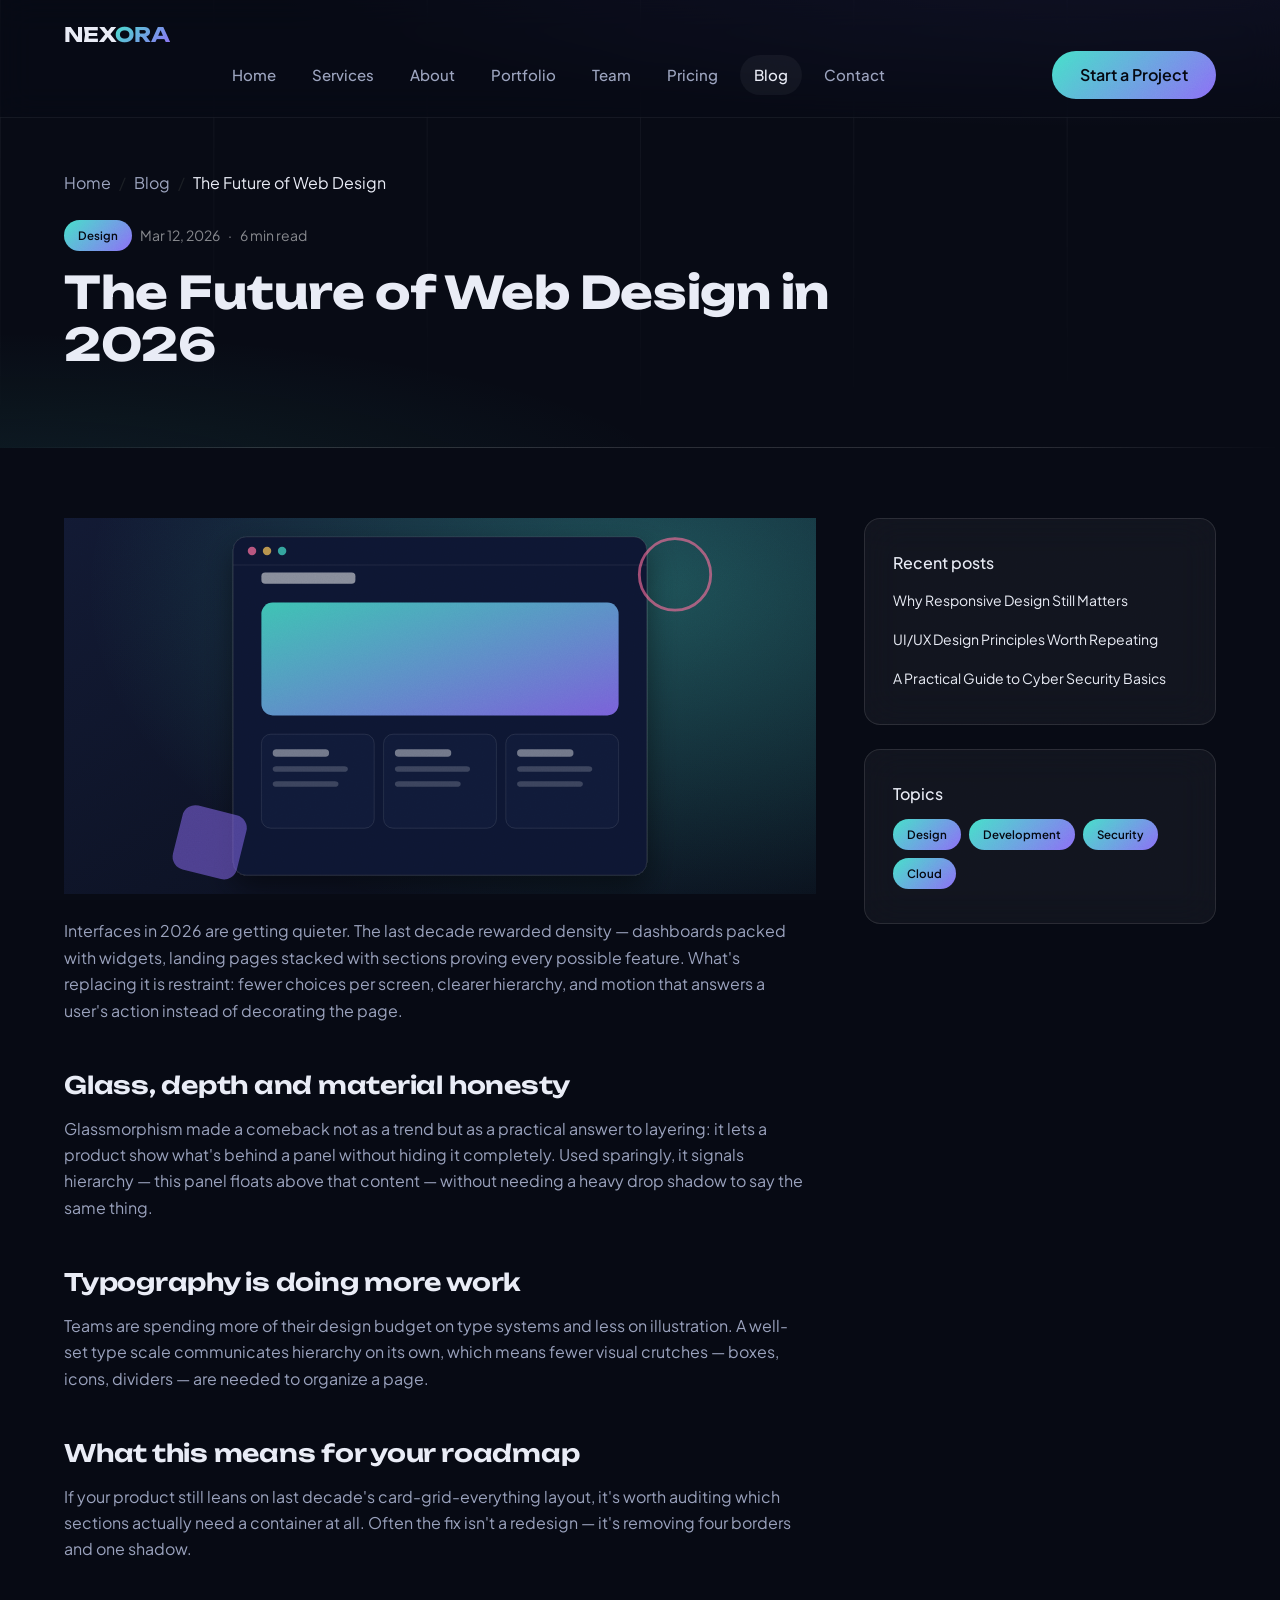
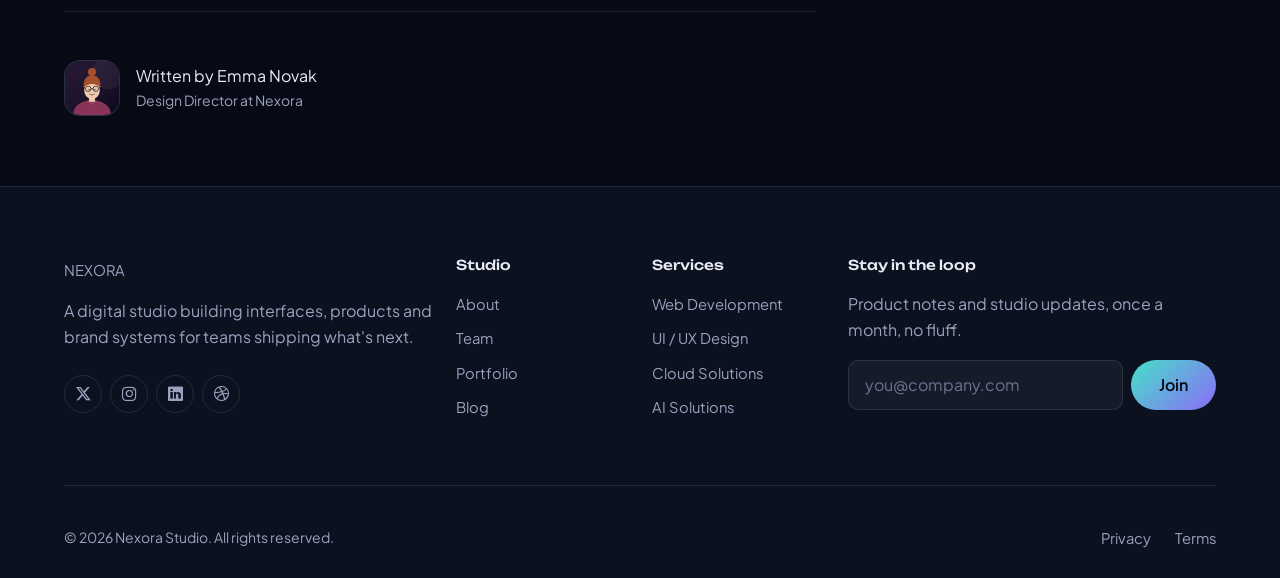
<file: blog-details.html>
<!doctype html>
<html lang="en">
  <head>
    <meta charset="UTF-8" />
    <meta name="viewport" content="width=device-width, initial-scale=1.0" />
    <title>The Future of Web Design in 2026 | NEXORA</title>
    <meta name="description" content="A look at where web design is heading." />
    <link
      rel="icon"
      href="data:image/svg+xml,<svg xmlns=%22http://www.w3.org/2000/svg%22 viewBox=%220 0 100 100%22><text y=%22.9em%22 font-size=%2290%22>⬢</text></svg>"
    />
    <link rel="preconnect" href="https://fonts.googleapis.com" />
    <link rel="preconnect" href="https://fonts.gstatic.com" crossorigin />
    <link
      href="https://fonts.googleapis.com/css2?family=Unbounded:wght@400;500;600;700;800&family=Plus+Jakarta+Sans:wght@400;500;600;700&display=swap"
      rel="stylesheet"
    />
    <link
      href="https://cdn.jsdelivr.net/npm/bootstrap@5.3.3/dist/css/bootstrap.min.css"
      rel="stylesheet"
    />
    <link
      rel="stylesheet"
      href="https://cdn.jsdelivr.net/npm/bootstrap-icons@1.11.3/font/bootstrap-icons.min.css"
    />
    <link href="css/style.css" rel="stylesheet" />
  </head>
  <body>
    <nav class="navbar navbar-expand-lg navbar-nx">
      <div class="container-nx">
        <a class="navbar-brand" href="index.html">NEX<span>ORA</span></a>
        <button
          class="navbar-toggler border-0 text-white"
          type="button"
          data-bs-toggle="offcanvas"
          data-bs-target="#navOffcanvas"
          aria-label="Toggle menu"
        >
          <i class="bi bi-list fs-2"></i>
        </button>
        <div class="collapse navbar-collapse d-none d-lg-flex">
          <ul class="navbar-nav mx-auto">
            <li class="nav-item">
              <a class="nav-link" href="index.html">Home</a>
            </li>
            <li class="nav-item">
              <a class="nav-link" href="services.html">Services</a>
            </li>
            <li class="nav-item">
              <a class="nav-link" href="about.html">About</a>
            </li>
            <li class="nav-item">
              <a class="nav-link" href="portfolio.html">Portfolio</a>
            </li>
            <li class="nav-item">
              <a class="nav-link" href="team.html">Team</a>
            </li>
            <li class="nav-item">
              <a class="nav-link" href="pricing.html">Pricing</a>
            </li>
            <li class="nav-item">
              <a class="nav-link active" href="blog.html">Blog</a>
            </li>
            <li class="nav-item">
              <a class="nav-link" href="contact.html">Contact</a>
            </li>
          </ul>
          <a
            href="contact.html"
            class="btn btn-nx-primary d-none d-lg-inline-block"
            >Start a Project</a
          >
        </div>
      </div>
      <div
        class="offcanvas offcanvas-end offcanvas-nx d-lg-none"
        tabindex="-1"
        id="navOffcanvas"
      >
        <div class="offcanvas-header">
          <span class="navbar-brand mb-0">NEX<span>ORA</span></span>
          <button
            type="button"
            class="btn-close btn-close-white"
            data-bs-dismiss="offcanvas"
          ></button>
        </div>
        <div class="offcanvas-body">
          <ul class="navbar-nav">
            <li class="nav-item">
              <a class="nav-link d-block py-2" href="index.html">Home</a>
            </li>
            <li class="nav-item">
              <a class="nav-link d-block py-2" href="services.html">Services</a>
            </li>
            <li class="nav-item">
              <a class="nav-link d-block py-2" href="about.html">About</a>
            </li>
            <li class="nav-item">
              <a class="nav-link d-block py-2" href="portfolio.html"
                >Portfolio</a
              >
            </li>
            <li class="nav-item">
              <a class="nav-link d-block py-2" href="team.html">Team</a>
            </li>
            <li class="nav-item">
              <a class="nav-link d-block py-2" href="pricing.html">Pricing</a>
            </li>
            <li class="nav-item">
              <a class="nav-link active d-block py-2" href="blog.html">Blog</a>
            </li>
            <li class="nav-item">
              <a class="nav-link d-block py-2" href="contact.html">Contact</a>
            </li>
          </ul>
          <a href="contact.html" class="btn btn-nx-primary w-100 mt-3"
            >Start a Project</a
          >
        </div>
      </div>
    </nav>

    <section class="section-sm bg-grid" style="padding-top: 170px">
      <div class="container-nx">
        <nav class="breadcrumb-nx mb-4">
          <ol class="breadcrumb mb-0">
            <li class="breadcrumb-item"><a href="index.html">Home</a></li>
            <li class="breadcrumb-item"><a href="blog.html">Blog</a></li>
            <li class="breadcrumb-item active">The Future of Web Design</li>
          </ol>
        </nav>
        <div class="d-flex align-items-center gap-2 small text-white-50 mb-3">
          <span class="badge-nx">Design</span><span>Mar 12, 2026</span
          ><span>·</span><span>6 min read</span>
        </div>
        <h1 style="font-size: clamp(2rem, 4vw, 2.8rem); max-width: 20ch">
          The Future of Web Design in 2026
        </h1>
      </div>
    </section>

    <section class="section-sm">
      <div class="container-nx">
        <div class="row g-5">
          <div class="col-lg-8">
            <div
              class="blog-thumb mb-4"
              style="aspect-ratio: 16/8; border-radius: 20px"
            >
              <img
                src="images/blog-web-design.svg"
                alt="Web design in 2026"
                loading="lazy"
              />
            </div>
            <p>
              Interfaces in 2026 are getting quieter. The last decade rewarded
              density — dashboards packed with widgets, landing pages stacked
              with sections proving every possible feature. What's replacing it
              is restraint: fewer choices per screen, clearer hierarchy, and
              motion that answers a user's action instead of decorating the
              page.
            </p>
            <h4 class="mt-5 mb-3">Glass, depth and material honesty</h4>
            <p>
              Glassmorphism made a comeback not as a trend but as a practical
              answer to layering: it lets a product show what's behind a panel
              without hiding it completely. Used sparingly, it signals hierarchy
              — this panel floats above that content — without needing a heavy
              drop shadow to say the same thing.
            </p>
            <h4 class="mt-5 mb-3">Typography is doing more work</h4>
            <p>
              Teams are spending more of their design budget on type systems and
              less on illustration. A well-set type scale communicates hierarchy
              on its own, which means fewer visual crutches — boxes, icons,
              dividers — are needed to organize a page.
            </p>
            <h4 class="mt-5 mb-3">What this means for your roadmap</h4>
            <p>
              If your product still leans on last decade's card-grid-everything
              layout, it's worth auditing which sections actually need a
              container at all. Often the fix isn't a redesign — it's removing
              four borders and one shadow.
            </p>
            <hr class="hr-nx my-5" />
            <div class="d-flex align-items-center gap-3">
              <div
                class="avatar-photo"
                style="width: 56px; height: 56px; font-size: 1rem"
              >
                <img src="images/team-emma-novak.svg" alt="Emma Novak" />
              </div>
              <div>
                <p class="mb-0" style="color: var(--text)">
                  Written by Emma Novak
                </p>
                <p class="small mb-0">Design Director at Nexora</p>
              </div>
            </div>
          </div>
          <div class="col-lg-4">
            <div class="glass card-nx mb-4">
              <h6 class="mb-3">Recent posts</h6>
              <ul class="list-unstyled d-flex flex-column gap-3 mb-0">
                <li>
                  <a href="blog-details.html" class="small d-block"
                    >Why Responsive Design Still Matters</a
                  >
                </li>
                <li>
                  <a href="blog-details.html" class="small d-block"
                    >UI/UX Design Principles Worth Repeating</a
                  >
                </li>
                <li>
                  <a href="blog-details.html" class="small d-block"
                    >A Practical Guide to Cyber Security Basics</a
                  >
                </li>
              </ul>
            </div>
            <div class="glass card-nx">
              <h6 class="mb-3">Topics</h6>
              <div class="d-flex flex-wrap gap-2">
                <span class="badge-nx">Design</span>
                <span class="badge-nx">Development</span>
                <span class="badge-nx">Security</span>
                <span class="badge-nx">Cloud</span>
              </div>
            </div>
          </div>
        </div>
      </div>
    </section>
    <footer class="footer-nx">
      <div class="container-nx">
        <div class="row g-4 mb-5">
          <div class="col-lg-4">
            <a class="navbar-brand d-inline-block mb-3" href="index.html"
              >NEX<span>ORA</span></a
            >
            <p class="mb-4">
              A digital studio building interfaces, products and brand systems
              for teams shipping what's next.
            </p>
            <div class="d-flex gap-2">
              <a href="#" class="social-dot"><i class="bi bi-twitter-x"></i></a>
              <a href="#" class="social-dot"><i class="bi bi-instagram"></i></a>
              <a href="#" class="social-dot"><i class="bi bi-linkedin"></i></a>
              <a href="#" class="social-dot"><i class="bi bi-dribbble"></i></a>
            </div>
          </div>
          <div class="col-6 col-lg-2">
            <h6>Studio</h6>
            <ul class="list-unstyled d-flex flex-column gap-2">
              <li><a href="about.html">About</a></li>
              <li><a href="team.html">Team</a></li>
              <li><a href="portfolio.html">Portfolio</a></li>
              <li><a href="blog.html">Blog</a></li>
            </ul>
          </div>
          <div class="col-6 col-lg-2">
            <h6>Services</h6>
            <ul class="list-unstyled d-flex flex-column gap-2">
              <li><a href="services.html">Web Development</a></li>
              <li><a href="services.html">UI / UX Design</a></li>
              <li><a href="services.html">Cloud Solutions</a></li>
              <li><a href="services.html">AI Solutions</a></li>
            </ul>
          </div>
          <div class="col-lg-4">
            <h6>Stay in the loop</h6>
            <p class="mb-3">
              Product notes and studio updates, once a month, no fluff.
            </p>
            <form class="d-flex gap-2">
              <input
                type="email"
                class="form-control form-control-nx"
                placeholder="you@company.com"
                aria-label="Email address"
              />
              <button class="btn btn-nx-primary flex-shrink-0" type="submit">
                Join
              </button>
            </form>
          </div>
        </div>
        <hr class="hr-nx" />
        <div
          class="d-flex flex-column flex-md-row justify-content-between align-items-center gap-3 pt-4"
        >
          <p class="mb-0 small">© 2026 Nexora Studio. All rights reserved.</p>
          <div class="d-flex gap-4">
            <a href="#" class="small">Privacy</a>
            <a href="#" class="small">Terms</a>
          </div>
        </div>
      </div>
    </footer>
    <script src="https://cdn.jsdelivr.net/npm/bootstrap@5.3.3/dist/js/bootstrap.bundle.min.js"></script>
  </body>
</html>
</file>
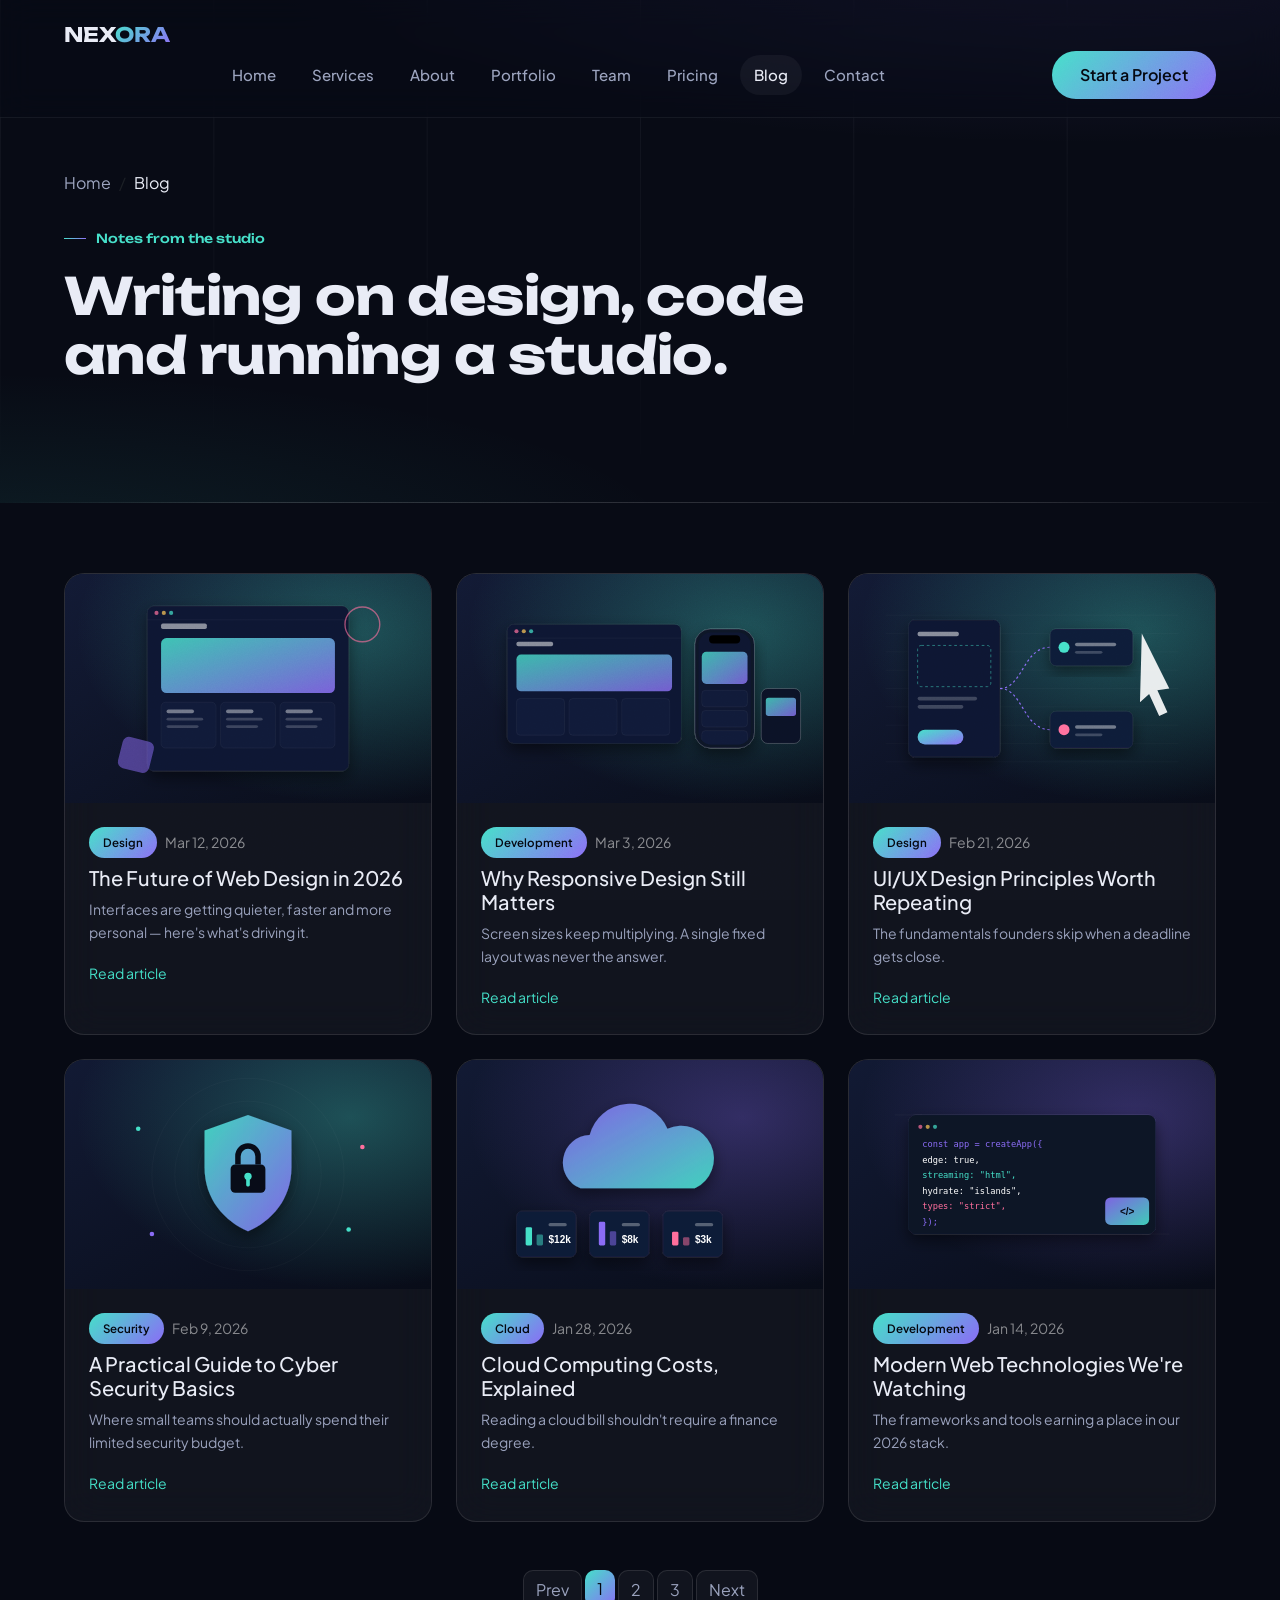
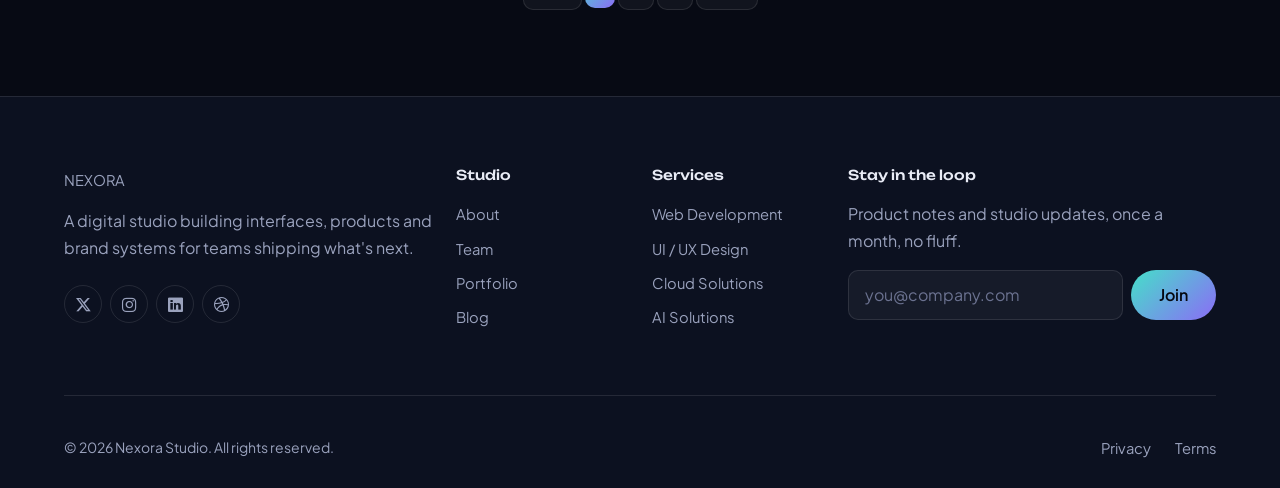
<file: blog.html>
<!doctype html>
<html lang="en">
  <head>
    <meta charset="UTF-8" />
    <meta name="viewport" content="width=device-width, initial-scale=1.0" />
    <title>Blog | NEXORA</title>
    <meta
      name="description"
      content="Notes on design, engineering and running a studio."
    />
    <link
      rel="icon"
      href="data:image/svg+xml,<svg xmlns=%22http://www.w3.org/2000/svg%22 viewBox=%220 0 100 100%22><text y=%22.9em%22 font-size=%2290%22>⬢</text></svg>"
    />
    <link rel="preconnect" href="https://fonts.googleapis.com" />
    <link rel="preconnect" href="https://fonts.gstatic.com" crossorigin />
    <link
      href="https://fonts.googleapis.com/css2?family=Unbounded:wght@400;500;600;700;800&family=Plus+Jakarta+Sans:wght@400;500;600;700&display=swap"
      rel="stylesheet"
    />
    <link
      href="https://cdn.jsdelivr.net/npm/bootstrap@5.3.3/dist/css/bootstrap.min.css"
      rel="stylesheet"
    />
    <link
      rel="stylesheet"
      href="https://cdn.jsdelivr.net/npm/bootstrap-icons@1.11.3/font/bootstrap-icons.min.css"
    />
    <link href="css/style.css" rel="stylesheet" />
  </head>
  <body>
    <nav class="navbar navbar-expand-lg navbar-nx">
      <div class="container-nx">
        <a class="navbar-brand" href="index.html">NEX<span>ORA</span></a>
        <button
          class="navbar-toggler border-0 text-white"
          type="button"
          data-bs-toggle="offcanvas"
          data-bs-target="#navOffcanvas"
          aria-label="Toggle menu"
        >
          <i class="bi bi-list fs-2"></i>
        </button>
        <div class="collapse navbar-collapse d-none d-lg-flex">
          <ul class="navbar-nav mx-auto">
            <li class="nav-item">
              <a class="nav-link" href="index.html">Home</a>
            </li>
            <li class="nav-item">
              <a class="nav-link" href="services.html">Services</a>
            </li>
            <li class="nav-item">
              <a class="nav-link" href="about.html">About</a>
            </li>
            <li class="nav-item">
              <a class="nav-link" href="portfolio.html">Portfolio</a>
            </li>
            <li class="nav-item">
              <a class="nav-link" href="team.html">Team</a>
            </li>
            <li class="nav-item">
              <a class="nav-link" href="pricing.html">Pricing</a>
            </li>
            <li class="nav-item">
              <a class="nav-link active" href="blog.html">Blog</a>
            </li>
            <li class="nav-item">
              <a class="nav-link" href="contact.html">Contact</a>
            </li>
          </ul>
          <a
            href="contact.html"
            class="btn btn-nx-primary d-none d-lg-inline-block"
            >Start a Project</a
          >
        </div>
      </div>
      <div
        class="offcanvas offcanvas-end offcanvas-nx d-lg-none"
        tabindex="-1"
        id="navOffcanvas"
      >
        <div class="offcanvas-header">
          <span class="navbar-brand mb-0">NEX<span>ORA</span></span>
          <button
            type="button"
            class="btn-close btn-close-white"
            data-bs-dismiss="offcanvas"
          ></button>
        </div>
        <div class="offcanvas-body">
          <ul class="navbar-nav">
            <li class="nav-item">
              <a class="nav-link d-block py-2" href="index.html">Home</a>
            </li>
            <li class="nav-item">
              <a class="nav-link d-block py-2" href="services.html">Services</a>
            </li>
            <li class="nav-item">
              <a class="nav-link d-block py-2" href="about.html">About</a>
            </li>
            <li class="nav-item">
              <a class="nav-link d-block py-2" href="portfolio.html"
                >Portfolio</a
              >
            </li>
            <li class="nav-item">
              <a class="nav-link d-block py-2" href="team.html">Team</a>
            </li>
            <li class="nav-item">
              <a class="nav-link d-block py-2" href="pricing.html">Pricing</a>
            </li>
            <li class="nav-item">
              <a class="nav-link active d-block py-2" href="blog.html">Blog</a>
            </li>
            <li class="nav-item">
              <a class="nav-link d-block py-2" href="contact.html">Contact</a>
            </li>
          </ul>
          <a href="contact.html" class="btn btn-nx-primary w-100 mt-3"
            >Start a Project</a
          >
        </div>
      </div>
    </nav>

    <section
      class="section bg-grid"
      style="padding-top: 170px; position: relative; overflow: hidden"
    >
      <div class="container-nx position-relative" style="z-index: 1">
        <nav class="breadcrumb-nx mb-4">
          <ol class="breadcrumb mb-0">
            <li class="breadcrumb-item"><a href="index.html">Home</a></li>
            <li class="breadcrumb-item active">Blog</li>
          </ol>
        </nav>
        <div class="eyebrow-label hero-fade-1">Notes from the studio</div>
        <h1
          class="hero-fade-2"
          style="font-size: clamp(2.2rem, 4.5vw, 3.2rem); max-width: 16ch"
        >
          Writing on design, code and running a studio.
        </h1>
      </div>
    </section>

    <section class="section-sm">
      <div class="container-nx">
        <div class="row g-4 mb-5">
          <div class="col-md-6 col-lg-4 blog-card">
            <div
              class="glass h-100"
              style="border-radius: 20px; overflow: hidden"
            >
              <div class="blog-thumb">
                <img
                  src="images/blog-web-design.svg"
                  alt="Web design 2026"
                  loading="lazy"
                />
              </div>
              <div class="p-4">
                <div
                  class="d-flex align-items-center gap-2 small text-white-50 mb-2"
                >
                  <span class="badge-nx">Design</span><span>Mar 12, 2026</span>
                </div>
                <h5>
                  <a href="blog-details.html" style="color: var(--text)"
                    >The Future of Web Design in 2026</a
                  >
                </h5>
                <p class="small">
                  Interfaces are getting quieter, faster and more personal —
                  here's what's driving it.
                </p>
                <a
                  href="blog-details.html"
                  class="small"
                  style="color: var(--accent-1)"
                  >Read article</a
                >
              </div>
            </div>
          </div>
          <div class="col-md-6 col-lg-4 blog-card">
            <div
              class="glass h-100"
              style="border-radius: 20px; overflow: hidden"
            >
              <div class="blog-thumb">
                <img
                  src="images/blog-responsive.svg"
                  alt="Responsive design on several screens"
                  loading="lazy"
                />
              </div>
              <div class="p-4">
                <div
                  class="d-flex align-items-center gap-2 small text-white-50 mb-2"
                >
                  <span class="badge-nx">Development</span
                  ><span>Mar 3, 2026</span>
                </div>
                <h5>
                  <a href="blog-details.html" style="color: var(--text)"
                    >Why Responsive Design Still Matters</a
                  >
                </h5>
                <p class="small">
                  Screen sizes keep multiplying. A single fixed layout was never
                  the answer.
                </p>
                <a
                  href="blog-details.html"
                  class="small"
                  style="color: var(--accent-1)"
                  >Read article</a
                >
              </div>
            </div>
          </div>
          <div class="col-md-6 col-lg-4 blog-card">
            <div
              class="glass h-100"
              style="border-radius: 20px; overflow: hidden"
            >
              <div class="blog-thumb">
                <img
                  src="images/blog-ux-principles.svg"
                  alt="UX principles wireframe"
                  loading="lazy"
                />
              </div>
              <div class="p-4">
                <div
                  class="d-flex align-items-center gap-2 small text-white-50 mb-2"
                >
                  <span class="badge-nx">Design</span><span>Feb 21, 2026</span>
                </div>
                <h5>
                  <a href="blog-details.html" style="color: var(--text)"
                    >UI/UX Design Principles Worth Repeating</a
                  >
                </h5>
                <p class="small">
                  The fundamentals founders skip when a deadline gets close.
                </p>
                <a
                  href="blog-details.html"
                  class="small"
                  style="color: var(--accent-1)"
                  >Read article</a
                >
              </div>
            </div>
          </div>
          <div class="col-md-6 col-lg-4 blog-card">
            <div
              class="glass h-100"
              style="border-radius: 20px; overflow: hidden"
            >
              <div class="blog-thumb">
                <img
                  src="images/blog-cyber-security.svg"
                  alt="Cyber security shield"
                  loading="lazy"
                />
              </div>
              <div class="p-4">
                <div
                  class="d-flex align-items-center gap-2 small text-white-50 mb-2"
                >
                  <span class="badge-nx">Security</span><span>Feb 9, 2026</span>
                </div>
                <h5>
                  <a href="blog-details.html" style="color: var(--text)"
                    >A Practical Guide to Cyber Security Basics</a
                  >
                </h5>
                <p class="small">
                  Where small teams should actually spend their limited security
                  budget.
                </p>
                <a
                  href="blog-details.html"
                  class="small"
                  style="color: var(--accent-1)"
                  >Read article</a
                >
              </div>
            </div>
          </div>
          <div class="col-md-6 col-lg-4 blog-card">
            <div
              class="glass h-100"
              style="border-radius: 20px; overflow: hidden"
            >
              <div class="blog-thumb">
                <img
                  src="images/blog-cloud-costs.svg"
                  alt="Cloud computing costs"
                  loading="lazy"
                />
              </div>
              <div class="p-4">
                <div
                  class="d-flex align-items-center gap-2 small text-white-50 mb-2"
                >
                  <span class="badge-nx">Cloud</span><span>Jan 28, 2026</span>
                </div>
                <h5>
                  <a href="blog-details.html" style="color: var(--text)"
                    >Cloud Computing Costs, Explained</a
                  >
                </h5>
                <p class="small">
                  Reading a cloud bill shouldn't require a finance degree.
                </p>
                <a
                  href="blog-details.html"
                  class="small"
                  style="color: var(--accent-1)"
                  >Read article</a
                >
              </div>
            </div>
          </div>
          <div class="col-md-6 col-lg-4 blog-card">
            <div
              class="glass h-100"
              style="border-radius: 20px; overflow: hidden"
            >
              <div class="blog-thumb">
                <img
                  src="images/blog-web-tech.svg"
                  alt="Modern web technologies"
                  loading="lazy"
                />
              </div>
              <div class="p-4">
                <div
                  class="d-flex align-items-center gap-2 small text-white-50 mb-2"
                >
                  <span class="badge-nx">Development</span
                  ><span>Jan 14, 2026</span>
                </div>
                <h5>
                  <a href="blog-details.html" style="color: var(--text)"
                    >Modern Web Technologies We're Watching</a
                  >
                </h5>
                <p class="small">
                  The frameworks and tools earning a place in our 2026 stack.
                </p>
                <a
                  href="blog-details.html"
                  class="small"
                  style="color: var(--accent-1)"
                  >Read article</a
                >
              </div>
            </div>
          </div>
        </div>
        <nav aria-label="Blog pagination">
          <ul class="pagination justify-content-center">
            <li class="page-item">
              <a class="page-link page-link-nx" href="#">Prev</a>
            </li>
            <li class="page-item active">
              <span class="page-link page-link-nx">1</span>
            </li>
            <li class="page-item">
              <a class="page-link page-link-nx" href="#">2</a>
            </li>
            <li class="page-item">
              <a class="page-link page-link-nx" href="#">3</a>
            </li>
            <li class="page-item">
              <a class="page-link page-link-nx" href="#">Next</a>
            </li>
          </ul>
        </nav>
      </div>
    </section>
    <footer class="footer-nx">
      <div class="container-nx">
        <div class="row g-4 mb-5">
          <div class="col-lg-4">
            <a class="navbar-brand d-inline-block mb-3" href="index.html"
              >NEX<span>ORA</span></a
            >
            <p class="mb-4">
              A digital studio building interfaces, products and brand systems
              for teams shipping what's next.
            </p>
            <div class="d-flex gap-2">
              <a href="#" class="social-dot"><i class="bi bi-twitter-x"></i></a>
              <a href="#" class="social-dot"><i class="bi bi-instagram"></i></a>
              <a href="#" class="social-dot"><i class="bi bi-linkedin"></i></a>
              <a href="#" class="social-dot"><i class="bi bi-dribbble"></i></a>
            </div>
          </div>
          <div class="col-6 col-lg-2">
            <h6>Studio</h6>
            <ul class="list-unstyled d-flex flex-column gap-2">
              <li><a href="about.html">About</a></li>
              <li><a href="team.html">Team</a></li>
              <li><a href="portfolio.html">Portfolio</a></li>
              <li><a href="blog.html">Blog</a></li>
            </ul>
          </div>
          <div class="col-6 col-lg-2">
            <h6>Services</h6>
            <ul class="list-unstyled d-flex flex-column gap-2">
              <li><a href="services.html">Web Development</a></li>
              <li><a href="services.html">UI / UX Design</a></li>
              <li><a href="services.html">Cloud Solutions</a></li>
              <li><a href="services.html">AI Solutions</a></li>
            </ul>
          </div>
          <div class="col-lg-4">
            <h6>Stay in the loop</h6>
            <p class="mb-3">
              Product notes and studio updates, once a month, no fluff.
            </p>
            <form class="d-flex gap-2">
              <input
                type="email"
                class="form-control form-control-nx"
                placeholder="you@company.com"
                aria-label="Email address"
              />
              <button class="btn btn-nx-primary flex-shrink-0" type="submit">
                Join
              </button>
            </form>
          </div>
        </div>
        <hr class="hr-nx" />
        <div
          class="d-flex flex-column flex-md-row justify-content-between align-items-center gap-3 pt-4"
        >
          <p class="mb-0 small">© 2026 Nexora Studio. All rights reserved.</p>
          <div class="d-flex gap-4">
            <a href="#" class="small">Privacy</a>
            <a href="#" class="small">Terms</a>
          </div>
        </div>
      </div>
    </footer>
    <script src="https://cdn.jsdelivr.net/npm/bootstrap@5.3.3/dist/js/bootstrap.bundle.min.js"></script>
  </body>
</html>
</file>
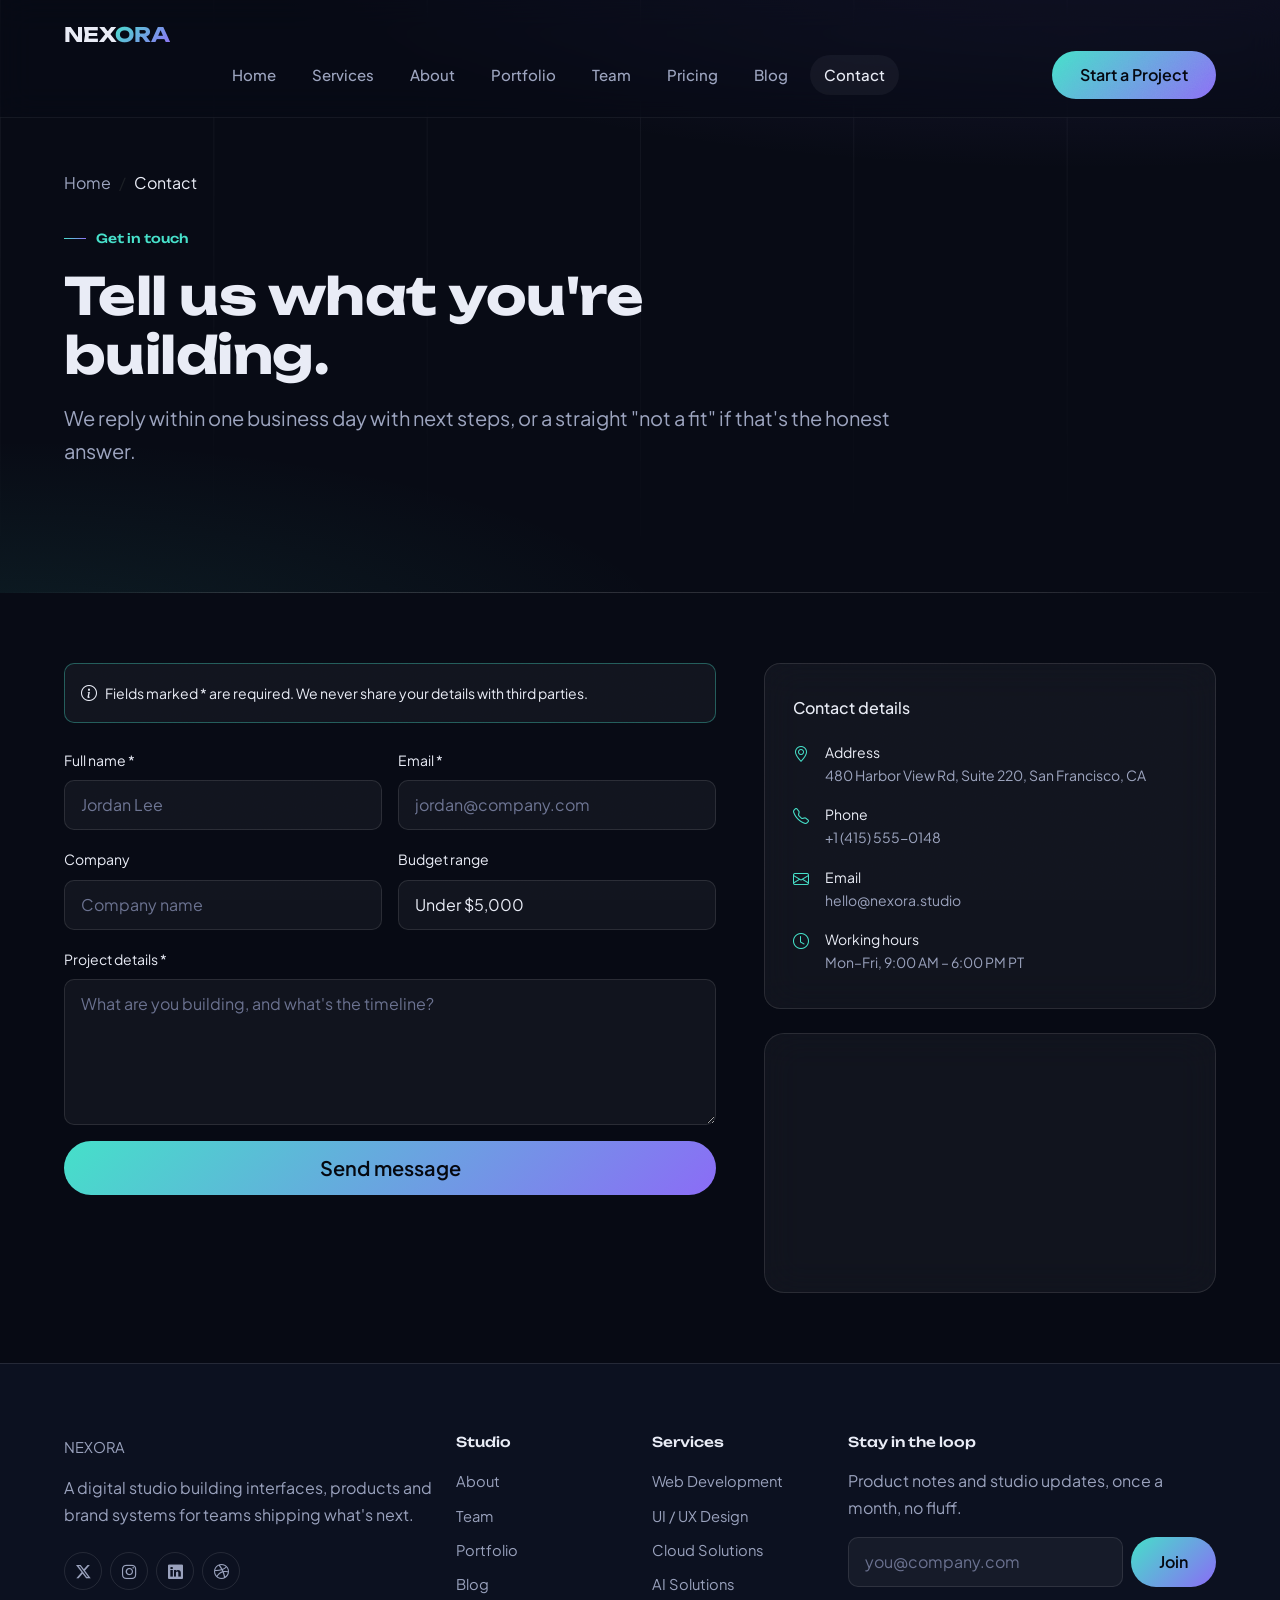
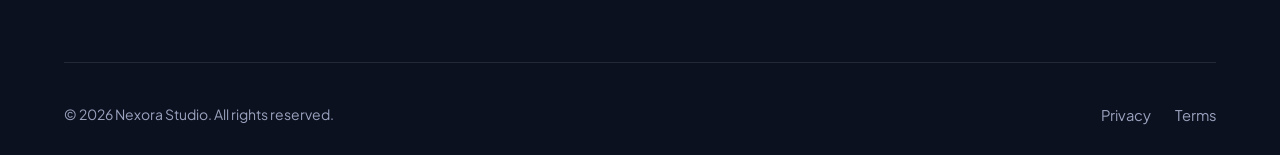
<file: contact.html>
<!doctype html>
<html lang="en">
  <head>
    <meta charset="UTF-8" />
    <meta name="viewport" content="width=device-width, initial-scale=1.0" />
    <title>Contact | NEXORA</title>
    <meta name="description" content="Get in touch with the Nexora team." />
    <link
      rel="icon"
      href="data:image/svg+xml,<svg xmlns=%22http://www.w3.org/2000/svg%22 viewBox=%220 0 100 100%22><text y=%22.9em%22 font-size=%2290%22>⬢</text></svg>"
    />
    <link rel="preconnect" href="https://fonts.googleapis.com" />
    <link rel="preconnect" href="https://fonts.gstatic.com" crossorigin />
    <link
      href="https://fonts.googleapis.com/css2?family=Unbounded:wght@400;500;600;700;800&family=Plus+Jakarta+Sans:wght@400;500;600;700&display=swap"
      rel="stylesheet"
    />
    <link
      href="https://cdn.jsdelivr.net/npm/bootstrap@5.3.3/dist/css/bootstrap.min.css"
      rel="stylesheet"
    />
    <link
      rel="stylesheet"
      href="https://cdn.jsdelivr.net/npm/bootstrap-icons@1.11.3/font/bootstrap-icons.min.css"
    />
    <link href="css/style.css" rel="stylesheet" />
  </head>
  <body>
    <nav class="navbar navbar-expand-lg navbar-nx">
      <div class="container-nx">
        <a class="navbar-brand" href="index.html">NEX<span>ORA</span></a>
        <button
          class="navbar-toggler border-0 text-white"
          type="button"
          data-bs-toggle="offcanvas"
          data-bs-target="#navOffcanvas"
          aria-label="Toggle menu"
        >
          <i class="bi bi-list fs-2"></i>
        </button>
        <div class="collapse navbar-collapse d-none d-lg-flex">
          <ul class="navbar-nav mx-auto">
            <li class="nav-item">
              <a class="nav-link" href="index.html">Home</a>
            </li>
            <li class="nav-item">
              <a class="nav-link" href="services.html">Services</a>
            </li>
            <li class="nav-item">
              <a class="nav-link" href="about.html">About</a>
            </li>
            <li class="nav-item">
              <a class="nav-link" href="portfolio.html">Portfolio</a>
            </li>
            <li class="nav-item">
              <a class="nav-link" href="team.html">Team</a>
            </li>
            <li class="nav-item">
              <a class="nav-link" href="pricing.html">Pricing</a>
            </li>
            <li class="nav-item">
              <a class="nav-link" href="blog.html">Blog</a>
            </li>
            <li class="nav-item">
              <a class="nav-link active" href="contact.html">Contact</a>
            </li>
          </ul>
          <a
            href="contact.html"
            class="btn btn-nx-primary d-none d-lg-inline-block"
            >Start a Project</a
          >
        </div>
      </div>
      <div
        class="offcanvas offcanvas-end offcanvas-nx d-lg-none"
        tabindex="-1"
        id="navOffcanvas"
      >
        <div class="offcanvas-header">
          <span class="navbar-brand mb-0">NEX<span>ORA</span></span>
          <button
            type="button"
            class="btn-close btn-close-white"
            data-bs-dismiss="offcanvas"
          ></button>
        </div>
        <div class="offcanvas-body">
          <ul class="navbar-nav">
            <li class="nav-item">
              <a class="nav-link d-block py-2" href="index.html">Home</a>
            </li>
            <li class="nav-item">
              <a class="nav-link d-block py-2" href="services.html">Services</a>
            </li>
            <li class="nav-item">
              <a class="nav-link d-block py-2" href="about.html">About</a>
            </li>
            <li class="nav-item">
              <a class="nav-link d-block py-2" href="portfolio.html"
                >Portfolio</a
              >
            </li>
            <li class="nav-item">
              <a class="nav-link d-block py-2" href="team.html">Team</a>
            </li>
            <li class="nav-item">
              <a class="nav-link d-block py-2" href="pricing.html">Pricing</a>
            </li>
            <li class="nav-item">
              <a class="nav-link d-block py-2" href="blog.html">Blog</a>
            </li>
            <li class="nav-item">
              <a class="nav-link active d-block py-2" href="contact.html"
                >Contact</a
              >
            </li>
          </ul>
          <a href="contact.html" class="btn btn-nx-primary w-100 mt-3"
            >Start a Project</a
          >
        </div>
      </div>
    </nav>

    <section
      class="section bg-grid"
      style="padding-top: 170px; position: relative; overflow: hidden"
    >
      <div class="container-nx position-relative" style="z-index: 1">
        <nav class="breadcrumb-nx mb-4">
          <ol class="breadcrumb mb-0">
            <li class="breadcrumb-item"><a href="index.html">Home</a></li>
            <li class="breadcrumb-item active">Contact</li>
          </ol>
        </nav>
        <div class="eyebrow-label hero-fade-1">Get in touch</div>
        <h1
          class="hero-fade-2"
          style="font-size: clamp(2.2rem, 4.5vw, 3.2rem); max-width: 16ch"
        >
          Tell us what you're building.
        </h1>
        <p class="hero-fade-3 fs-5 mt-3" style="max-width: 60ch">
          We reply within one business day with next steps, or a straight "not a
          fit" if that's the honest answer.
        </p>
      </div>
    </section>

    <section class="section-sm">
      <div class="container-nx">
        <div class="row g-5">
          <div class="col-lg-7">
            <div
              class="alert alert-nx d-flex align-items-center gap-2 mb-4"
              role="alert"
            >
              <i class="bi bi-info-circle"></i>
              <span class="small mb-0"
                >Fields marked * are required. We never share your details with
                third parties.</span
              >
            </div>
            <form>
              <div class="row g-3">
                <div class="col-md-6">
                  <label class="form-label small">Full name *</label>
                  <input
                    type="text"
                    class="form-control form-control-nx"
                    placeholder="Jordan Lee"
                    required
                  />
                </div>
                <div class="col-md-6">
                  <label class="form-label small">Email *</label>
                  <input
                    type="email"
                    class="form-control form-control-nx"
                    placeholder="jordan@company.com"
                    required
                  />
                </div>
                <div class="col-md-6">
                  <label class="form-label small">Company</label>
                  <input
                    type="text"
                    class="form-control form-control-nx"
                    placeholder="Company name"
                  />
                </div>
                <div class="col-md-6">
                  <label class="form-label small">Budget range</label>
                  <select class="form-select form-select-nx">
                    <option>Under $5,000</option>
                    <option>$5,000 – $20,000</option>
                    <option>$20,000 – $50,000</option>
                    <option>$50,000+</option>
                  </select>
                </div>
                <div class="col-12">
                  <label class="form-label small">Project details *</label>
                  <textarea
                    class="form-control form-control-nx"
                    rows="5"
                    placeholder="What are you building, and what's the timeline?"
                    required
                  ></textarea>
                </div>
                <div class="col-12">
                  <button
                    type="submit"
                    class="btn btn-nx-primary btn-lg w-100 w-md-auto"
                  >
                    Send message
                  </button>
                </div>
              </div>
            </form>
          </div>
          <div class="col-lg-5">
            <div class="glass card-nx mb-4">
              <h6 class="mb-4">Contact details</h6>
              <div class="d-flex gap-3 mb-3">
                <i class="bi bi-geo-alt" style="color: var(--accent-1)"></i>
                <div>
                  <p class="small mb-0" style="color: var(--text)">Address</p>
                  <p class="small mb-0">
                    480 Harbor View Rd, Suite 220, San Francisco, CA
                  </p>
                </div>
              </div>
              <div class="d-flex gap-3 mb-3">
                <i class="bi bi-telephone" style="color: var(--accent-1)"></i>
                <div>
                  <p class="small mb-0" style="color: var(--text)">Phone</p>
                  <p class="small mb-0">+1 (415) 555-0148</p>
                </div>
              </div>
              <div class="d-flex gap-3 mb-3">
                <i class="bi bi-envelope" style="color: var(--accent-1)"></i>
                <div>
                  <p class="small mb-0" style="color: var(--text)">Email</p>
                  <p class="small mb-0">hello@nexora.studio</p>
                </div>
              </div>
              <div class="d-flex gap-3">
                <i class="bi bi-clock" style="color: var(--accent-1)"></i>
                <div>
                  <p class="small mb-0" style="color: var(--text)">
                    Working hours
                  </p>
                  <p class="small mb-0">Mon–Fri, 9:00 AM – 6:00 PM PT</p>
                </div>
              </div>
            </div>
            <div
              class="glass overflow-hidden"
              style="border-radius: 20px; height: 260px"
            >
              <iframe
                title="Nexora office location"
                src="https://www.google.com/maps?q=San%20Francisco&output=embed"
                width="100%"
                height="100%"
                style="
                  border: 0;
                  filter: invert(0.92) hue-rotate(180deg) brightness(0.9);
                "
                loading="lazy"
              ></iframe>
            </div>
          </div>
        </div>
      </div>
    </section>
    <footer class="footer-nx">
      <div class="container-nx">
        <div class="row g-4 mb-5">
          <div class="col-lg-4">
            <a class="navbar-brand d-inline-block mb-3" href="index.html"
              >NEX<span>ORA</span></a
            >
            <p class="mb-4">
              A digital studio building interfaces, products and brand systems
              for teams shipping what's next.
            </p>
            <div class="d-flex gap-2">
              <a href="#" class="social-dot"><i class="bi bi-twitter-x"></i></a>
              <a href="#" class="social-dot"><i class="bi bi-instagram"></i></a>
              <a href="#" class="social-dot"><i class="bi bi-linkedin"></i></a>
              <a href="#" class="social-dot"><i class="bi bi-dribbble"></i></a>
            </div>
          </div>
          <div class="col-6 col-lg-2">
            <h6>Studio</h6>
            <ul class="list-unstyled d-flex flex-column gap-2">
              <li><a href="about.html">About</a></li>
              <li><a href="team.html">Team</a></li>
              <li><a href="portfolio.html">Portfolio</a></li>
              <li><a href="blog.html">Blog</a></li>
            </ul>
          </div>
          <div class="col-6 col-lg-2">
            <h6>Services</h6>
            <ul class="list-unstyled d-flex flex-column gap-2">
              <li><a href="services.html">Web Development</a></li>
              <li><a href="services.html">UI / UX Design</a></li>
              <li><a href="services.html">Cloud Solutions</a></li>
              <li><a href="services.html">AI Solutions</a></li>
            </ul>
          </div>
          <div class="col-lg-4">
            <h6>Stay in the loop</h6>
            <p class="mb-3">
              Product notes and studio updates, once a month, no fluff.
            </p>
            <form class="d-flex gap-2">
              <input
                type="email"
                class="form-control form-control-nx"
                placeholder="you@company.com"
                aria-label="Email address"
              />
              <button class="btn btn-nx-primary flex-shrink-0" type="submit">
                Join
              </button>
            </form>
          </div>
        </div>
        <hr class="hr-nx" />
        <div
          class="d-flex flex-column flex-md-row justify-content-between align-items-center gap-3 pt-4"
        >
          <p class="mb-0 small">© 2026 Nexora Studio. All rights reserved.</p>
          <div class="d-flex gap-4">
            <a href="#" class="small">Privacy</a>
            <a href="#" class="small">Terms</a>
          </div>
        </div>
      </div>
    </footer>
    <script src="https://cdn.jsdelivr.net/npm/bootstrap@5.3.3/dist/js/bootstrap.bundle.min.js"></script>
  </body>
</html>
</file>
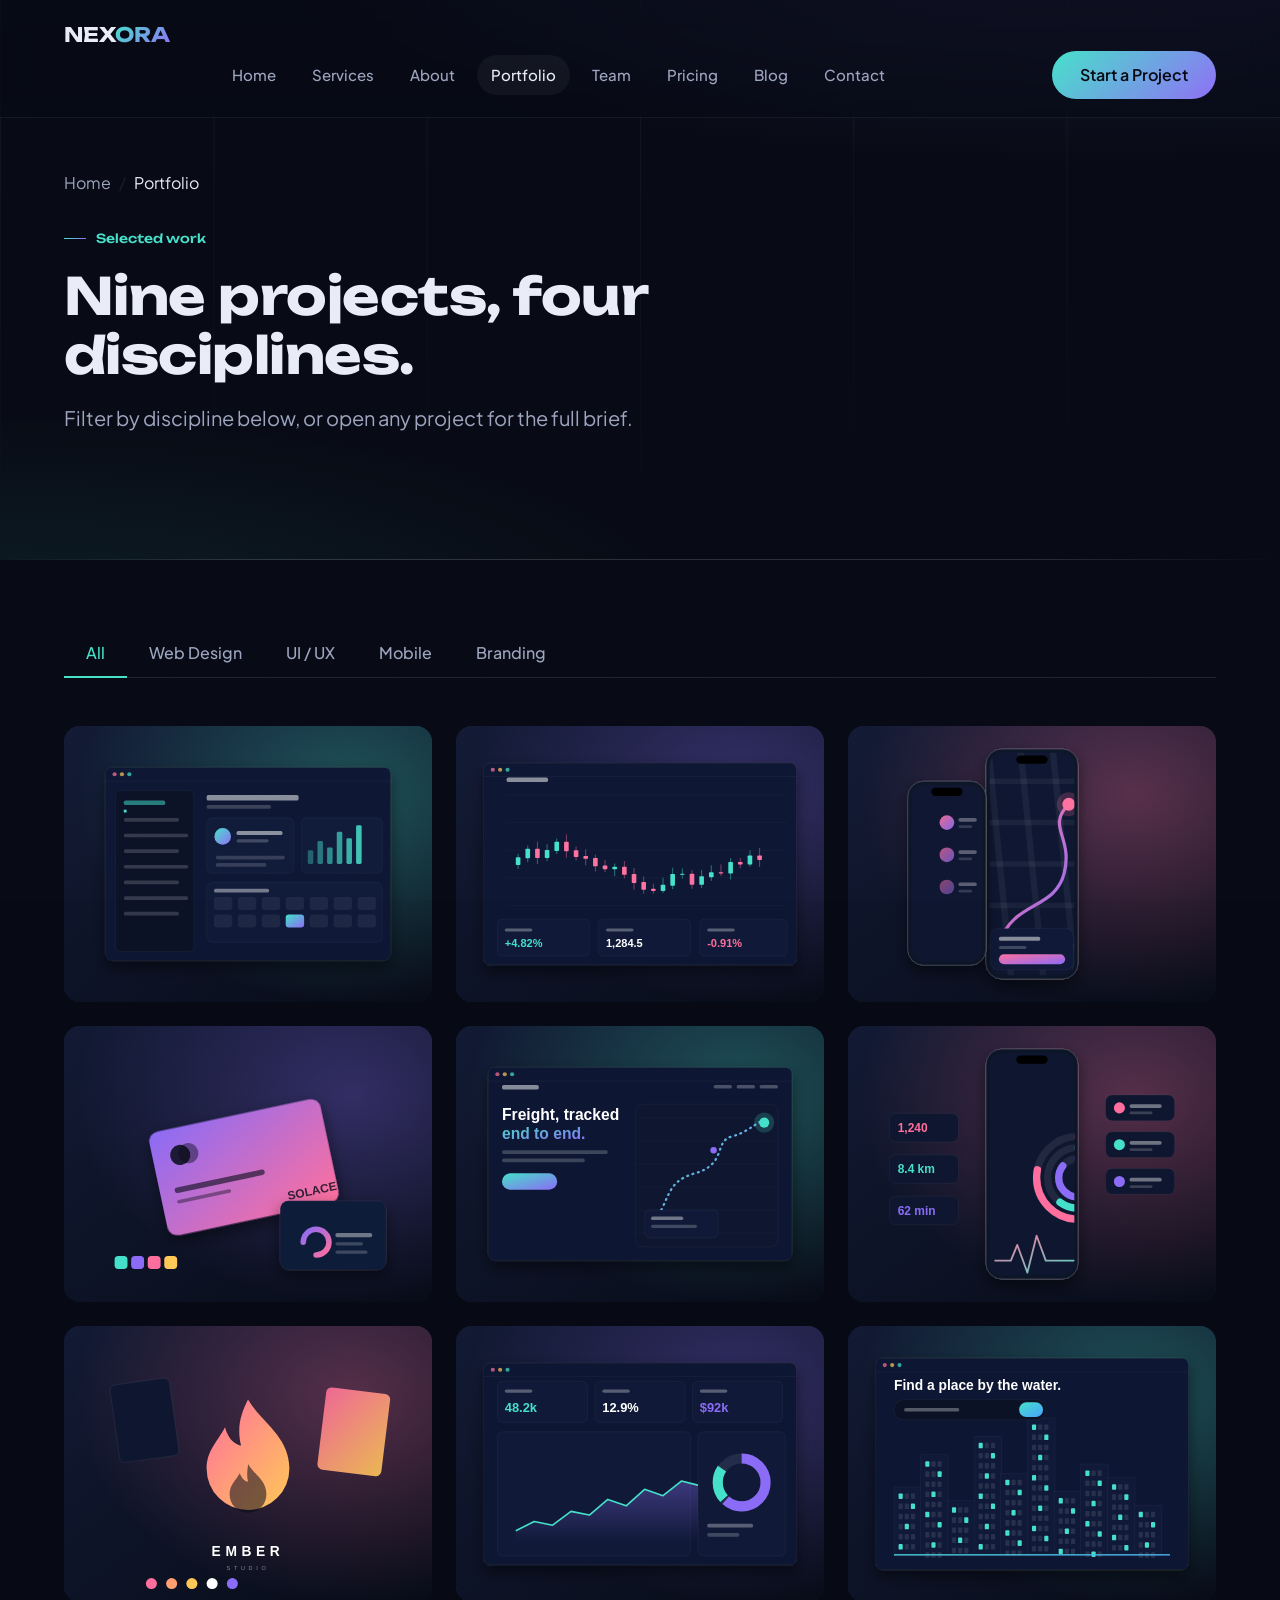
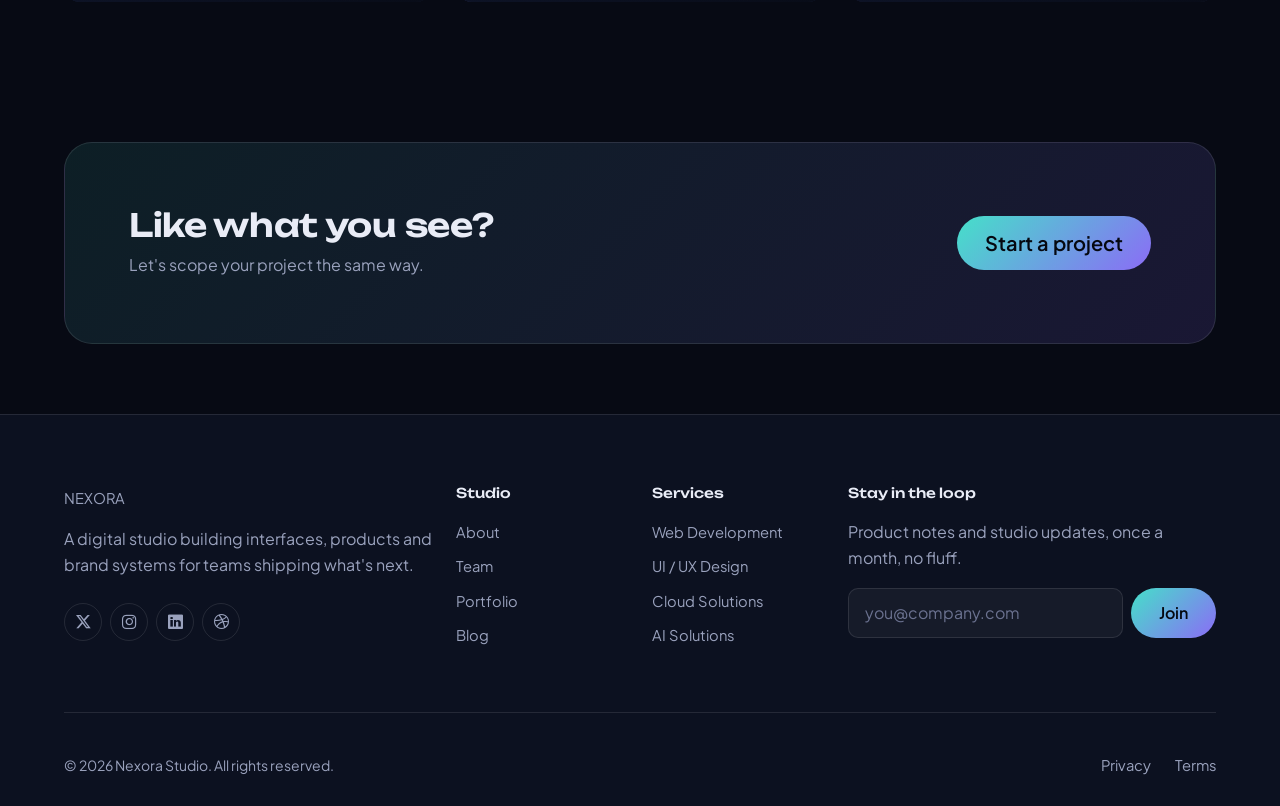
<file: portfolio.html>
<!doctype html>
<html lang="en">
  <head>
    <meta charset="UTF-8" />
    <meta name="viewport" content="width=device-width, initial-scale=1.0" />
    <title>Portfolio | NEXORA</title>
    <meta
      name="description"
      content="Selected projects across web, UI/UX, mobile and branding."
    />
    <link
      rel="icon"
      href="data:image/svg+xml,<svg xmlns=%22http://www.w3.org/2000/svg%22 viewBox=%220 0 100 100%22><text y=%22.9em%22 font-size=%2290%22>⬢</text></svg>"
    />
    <link rel="preconnect" href="https://fonts.googleapis.com" />
    <link rel="preconnect" href="https://fonts.gstatic.com" crossorigin />
    <link
      href="https://fonts.googleapis.com/css2?family=Unbounded:wght@400;500;600;700;800&family=Plus+Jakarta+Sans:wght@400;500;600;700&display=swap"
      rel="stylesheet"
    />
    <link
      href="https://cdn.jsdelivr.net/npm/bootstrap@5.3.3/dist/css/bootstrap.min.css"
      rel="stylesheet"
    />
    <link
      rel="stylesheet"
      href="https://cdn.jsdelivr.net/npm/bootstrap-icons@1.11.3/font/bootstrap-icons.min.css"
    />
    <link href="css/style.css" rel="stylesheet" />
  </head>
  <body>
    <nav class="navbar navbar-expand-lg navbar-nx">
      <div class="container-nx">
        <a class="navbar-brand" href="index.html">NEX<span>ORA</span></a>
        <button
          class="navbar-toggler border-0 text-white"
          type="button"
          data-bs-toggle="offcanvas"
          data-bs-target="#navOffcanvas"
          aria-label="Toggle menu"
        >
          <i class="bi bi-list fs-2"></i>
        </button>
        <div class="collapse navbar-collapse d-none d-lg-flex">
          <ul class="navbar-nav mx-auto">
            <li class="nav-item">
              <a class="nav-link" href="index.html">Home</a>
            </li>
            <li class="nav-item">
              <a class="nav-link" href="services.html">Services</a>
            </li>
            <li class="nav-item">
              <a class="nav-link" href="about.html">About</a>
            </li>
            <li class="nav-item">
              <a class="nav-link active" href="portfolio.html">Portfolio</a>
            </li>
            <li class="nav-item">
              <a class="nav-link" href="team.html">Team</a>
            </li>
            <li class="nav-item">
              <a class="nav-link" href="pricing.html">Pricing</a>
            </li>
            <li class="nav-item">
              <a class="nav-link" href="blog.html">Blog</a>
            </li>
            <li class="nav-item">
              <a class="nav-link" href="contact.html">Contact</a>
            </li>
          </ul>
          <a
            href="contact.html"
            class="btn btn-nx-primary d-none d-lg-inline-block"
            >Start a Project</a
          >
        </div>
      </div>
      <div
        class="offcanvas offcanvas-end offcanvas-nx d-lg-none"
        tabindex="-1"
        id="navOffcanvas"
      >
        <div class="offcanvas-header">
          <span class="navbar-brand mb-0">NEX<span>ORA</span></span>
          <button
            type="button"
            class="btn-close btn-close-white"
            data-bs-dismiss="offcanvas"
          ></button>
        </div>
        <div class="offcanvas-body">
          <ul class="navbar-nav">
            <li class="nav-item">
              <a class="nav-link d-block py-2" href="index.html">Home</a>
            </li>
            <li class="nav-item">
              <a class="nav-link d-block py-2" href="services.html">Services</a>
            </li>
            <li class="nav-item">
              <a class="nav-link d-block py-2" href="about.html">About</a>
            </li>
            <li class="nav-item">
              <a class="nav-link active d-block py-2" href="portfolio.html"
                >Portfolio</a
              >
            </li>
            <li class="nav-item">
              <a class="nav-link d-block py-2" href="team.html">Team</a>
            </li>
            <li class="nav-item">
              <a class="nav-link d-block py-2" href="pricing.html">Pricing</a>
            </li>
            <li class="nav-item">
              <a class="nav-link d-block py-2" href="blog.html">Blog</a>
            </li>
            <li class="nav-item">
              <a class="nav-link d-block py-2" href="contact.html">Contact</a>
            </li>
          </ul>
          <a href="contact.html" class="btn btn-nx-primary w-100 mt-3"
            >Start a Project</a
          >
        </div>
      </div>
    </nav>

    <section
      class="section bg-grid"
      style="padding-top: 170px; position: relative; overflow: hidden"
    >
      <div class="container-nx position-relative" style="z-index: 1">
        <nav class="breadcrumb-nx mb-4">
          <ol class="breadcrumb mb-0">
            <li class="breadcrumb-item"><a href="index.html">Home</a></li>
            <li class="breadcrumb-item active">Portfolio</li>
          </ol>
        </nav>
        <div class="eyebrow-label hero-fade-1">Selected work</div>
        <h1
          class="hero-fade-2"
          style="font-size: clamp(2.2rem, 4.5vw, 3.2rem); max-width: 16ch"
        >
          Nine projects, four disciplines.
        </h1>
        <p class="hero-fade-3 fs-5 mt-3" style="max-width: 60ch">
          Filter by discipline below, or open any project for the full brief.
        </p>
      </div>
    </section>

    <section class="section-sm">
      <div class="container-nx">
        <ul
          class="nav nav-tabs nav-tabs-nx mb-5"
          id="portfolioTabs"
          role="tablist"
        >
          <li class="nav-item">
            <button
              class="nav-link active"
              data-bs-toggle="tab"
              data-bs-target="#pf-all"
              type="button"
            >
              All
            </button>
          </li>
          <li class="nav-item">
            <button
              class="nav-link"
              data-bs-toggle="tab"
              data-bs-target="#pf-web"
              type="button"
            >
              Web Design
            </button>
          </li>
          <li class="nav-item">
            <button
              class="nav-link"
              data-bs-toggle="tab"
              data-bs-target="#pf-uiux"
              type="button"
            >
              UI / UX
            </button>
          </li>
          <li class="nav-item">
            <button
              class="nav-link"
              data-bs-toggle="tab"
              data-bs-target="#pf-mobile"
              type="button"
            >
              Mobile
            </button>
          </li>
          <li class="nav-item">
            <button
              class="nav-link"
              data-bs-toggle="tab"
              data-bs-target="#pf-brand"
              type="button"
            >
              Branding
            </button>
          </li>
        </ul>
        <div class="tab-content">
          <div class="tab-pane fade show active" id="pf-all">
            <div class="row g-4">
              <div class="col-md-6 col-lg-4 portfolio-item">
                <div
                  class="portfolio-thumb"
                  role="button"
                  data-bs-toggle="modal"
                  data-bs-target="#modal1"
                >
                  <img
                    src="images/project-aurora-health.svg"
                    alt="Aurora Health project preview"
                    loading="lazy"
                  />
                  <div class="overlay">
                    <div>
                      <h6 class="mb-1">Aurora Health</h6>
                      <span class="small text-white-50">Web Design</span>
                    </div>
                  </div>
                </div>
              </div>
              <div class="col-md-6 col-lg-4 portfolio-item">
                <div
                  class="portfolio-thumb"
                  role="button"
                  data-bs-toggle="modal"
                  data-bs-target="#modal2"
                >
                  <img
                    src="images/project-fenwick-capital.svg"
                    alt="Fenwick Capital project preview"
                    loading="lazy"
                  />
                  <div class="overlay">
                    <div>
                      <h6 class="mb-1">Fenwick Capital</h6>
                      <span class="small text-white-50">UI / UX</span>
                    </div>
                  </div>
                </div>
              </div>
              <div class="col-md-6 col-lg-4 portfolio-item">
                <div
                  class="portfolio-thumb"
                  role="button"
                  data-bs-toggle="modal"
                  data-bs-target="#modal3"
                >
                  <img
                    src="images/project-loop-mobility.svg"
                    alt="Loop Mobility project preview"
                    loading="lazy"
                  />
                  <div class="overlay">
                    <div>
                      <h6 class="mb-1">Loop Mobility</h6>
                      <span class="small text-white-50">Mobile</span>
                    </div>
                  </div>
                </div>
              </div>
              <div class="col-md-6 col-lg-4 portfolio-item">
                <div
                  class="portfolio-thumb"
                  role="button"
                  data-bs-toggle="modal"
                  data-bs-target="#modal4"
                >
                  <img
                    src="images/project-solace-bank.svg"
                    alt="Solace Bank project preview"
                    loading="lazy"
                  />
                  <div class="overlay">
                    <div>
                      <h6 class="mb-1">Solace Bank</h6>
                      <span class="small text-white-50">Branding</span>
                    </div>
                  </div>
                </div>
              </div>
              <div class="col-md-6 col-lg-4 portfolio-item">
                <div
                  class="portfolio-thumb"
                  role="button"
                  data-bs-toggle="modal"
                  data-bs-target="#modal5"
                >
                  <img
                    src="images/project-northwind-logistics.svg"
                    alt="Northwind Logistics project preview"
                    loading="lazy"
                  />
                  <div class="overlay">
                    <div>
                      <h6 class="mb-1">Northwind Logistics</h6>
                      <span class="small text-white-50">Web Design</span>
                    </div>
                  </div>
                </div>
              </div>
              <div class="col-md-6 col-lg-4 portfolio-item">
                <div
                  class="portfolio-thumb"
                  role="button"
                  data-bs-toggle="modal"
                  data-bs-target="#modal6"
                >
                  <img
                    src="images/project-pulse-fitness.svg"
                    alt="Pulse Fitness project preview"
                    loading="lazy"
                  />
                  <div class="overlay">
                    <div>
                      <h6 class="mb-1">Pulse Fitness</h6>
                      <span class="small text-white-50">Mobile</span>
                    </div>
                  </div>
                </div>
              </div>
              <div class="col-md-6 col-lg-4 portfolio-item">
                <div
                  class="portfolio-thumb"
                  role="button"
                  data-bs-toggle="modal"
                  data-bs-target="#modal7"
                >
                  <img
                    src="images/project-ember-studio.svg"
                    alt="Ember Studio project preview"
                    loading="lazy"
                  />
                  <div class="overlay">
                    <div>
                      <h6 class="mb-1">Ember Studio</h6>
                      <span class="small text-white-50">Branding</span>
                    </div>
                  </div>
                </div>
              </div>
              <div class="col-md-6 col-lg-4 portfolio-item">
                <div
                  class="portfolio-thumb"
                  role="button"
                  data-bs-toggle="modal"
                  data-bs-target="#modal8"
                >
                  <img
                    src="images/project-kite-analytics.svg"
                    alt="Kite Analytics project preview"
                    loading="lazy"
                  />
                  <div class="overlay">
                    <div>
                      <h6 class="mb-1">Kite Analytics</h6>
                      <span class="small text-white-50">UI / UX</span>
                    </div>
                  </div>
                </div>
              </div>
              <div class="col-md-6 col-lg-4 portfolio-item">
                <div
                  class="portfolio-thumb"
                  role="button"
                  data-bs-toggle="modal"
                  data-bs-target="#modal9"
                >
                  <img
                    src="images/project-harbor-real-estate.svg"
                    alt="Harbor Real Estate project preview"
                    loading="lazy"
                  />
                  <div class="overlay">
                    <div>
                      <h6 class="mb-1">Harbor Real Estate</h6>
                      <span class="small text-white-50">Web Design</span>
                    </div>
                  </div>
                </div>
              </div>
            </div>
          </div>
          <div class="tab-pane fade" id="pf-web">
            <div class="row g-4">
              <div class="col-md-6 col-lg-4 portfolio-item">
                <div
                  class="portfolio-thumb"
                  role="button"
                  data-bs-toggle="modal"
                  data-bs-target="#modal1"
                >
                  <img
                    src="images/project-aurora-health.svg"
                    alt="Aurora Health project preview"
                    loading="lazy"
                  />
                  <div class="overlay">
                    <div>
                      <h6 class="mb-1">Aurora Health</h6>
                      <span class="small text-white-50">Web Design</span>
                    </div>
                  </div>
                </div>
              </div>
              <div class="col-md-6 col-lg-4 portfolio-item">
                <div
                  class="portfolio-thumb"
                  role="button"
                  data-bs-toggle="modal"
                  data-bs-target="#modal5"
                >
                  <img
                    src="images/project-northwind-logistics.svg"
                    alt="Northwind Logistics project preview"
                    loading="lazy"
                  />
                  <div class="overlay">
                    <div>
                      <h6 class="mb-1">Northwind Logistics</h6>
                      <span class="small text-white-50">Web Design</span>
                    </div>
                  </div>
                </div>
              </div>
              <div class="col-md-6 col-lg-4 portfolio-item">
                <div
                  class="portfolio-thumb"
                  role="button"
                  data-bs-toggle="modal"
                  data-bs-target="#modal9"
                >
                  <img
                    src="images/project-harbor-real-estate.svg"
                    alt="Harbor Real Estate project preview"
                    loading="lazy"
                  />
                  <div class="overlay">
                    <div>
                      <h6 class="mb-1">Harbor Real Estate</h6>
                      <span class="small text-white-50">Web Design</span>
                    </div>
                  </div>
                </div>
              </div>
            </div>
          </div>
          <div class="tab-pane fade" id="pf-uiux">
            <div class="row g-4">
              <div class="col-md-6 col-lg-4 portfolio-item">
                <div
                  class="portfolio-thumb"
                  role="button"
                  data-bs-toggle="modal"
                  data-bs-target="#modal2"
                >
                  <img
                    src="images/project-fenwick-capital.svg"
                    alt="Fenwick Capital project preview"
                    loading="lazy"
                  />
                  <div class="overlay">
                    <div>
                      <h6 class="mb-1">Fenwick Capital</h6>
                      <span class="small text-white-50">UI / UX</span>
                    </div>
                  </div>
                </div>
              </div>
              <div class="col-md-6 col-lg-4 portfolio-item">
                <div
                  class="portfolio-thumb"
                  role="button"
                  data-bs-toggle="modal"
                  data-bs-target="#modal8"
                >
                  <img
                    src="images/project-kite-analytics.svg"
                    alt="Kite Analytics project preview"
                    loading="lazy"
                  />
                  <div class="overlay">
                    <div>
                      <h6 class="mb-1">Kite Analytics</h6>
                      <span class="small text-white-50">UI / UX</span>
                    </div>
                  </div>
                </div>
              </div>
            </div>
          </div>
          <div class="tab-pane fade" id="pf-mobile">
            <div class="row g-4">
              <div class="col-md-6 col-lg-4 portfolio-item">
                <div
                  class="portfolio-thumb"
                  role="button"
                  data-bs-toggle="modal"
                  data-bs-target="#modal3"
                >
                  <img
                    src="images/project-loop-mobility.svg"
                    alt="Loop Mobility project preview"
                    loading="lazy"
                  />
                  <div class="overlay">
                    <div>
                      <h6 class="mb-1">Loop Mobility</h6>
                      <span class="small text-white-50">Mobile</span>
                    </div>
                  </div>
                </div>
              </div>
              <div class="col-md-6 col-lg-4 portfolio-item">
                <div
                  class="portfolio-thumb"
                  role="button"
                  data-bs-toggle="modal"
                  data-bs-target="#modal6"
                >
                  <img
                    src="images/project-pulse-fitness.svg"
                    alt="Pulse Fitness project preview"
                    loading="lazy"
                  />
                  <div class="overlay">
                    <div>
                      <h6 class="mb-1">Pulse Fitness</h6>
                      <span class="small text-white-50">Mobile</span>
                    </div>
                  </div>
                </div>
              </div>
            </div>
          </div>
          <div class="tab-pane fade" id="pf-brand">
            <div class="row g-4">
              <div class="col-md-6 col-lg-4 portfolio-item">
                <div
                  class="portfolio-thumb"
                  role="button"
                  data-bs-toggle="modal"
                  data-bs-target="#modal4"
                >
                  <img
                    src="images/project-solace-bank.svg"
                    alt="Solace Bank project preview"
                    loading="lazy"
                  />
                  <div class="overlay">
                    <div>
                      <h6 class="mb-1">Solace Bank</h6>
                      <span class="small text-white-50">Branding</span>
                    </div>
                  </div>
                </div>
              </div>
              <div class="col-md-6 col-lg-4 portfolio-item">
                <div
                  class="portfolio-thumb"
                  role="button"
                  data-bs-toggle="modal"
                  data-bs-target="#modal7"
                >
                  <img
                    src="images/project-ember-studio.svg"
                    alt="Ember Studio project preview"
                    loading="lazy"
                  />
                  <div class="overlay">
                    <div>
                      <h6 class="mb-1">Ember Studio</h6>
                      <span class="small text-white-50">Branding</span>
                    </div>
                  </div>
                </div>
              </div>
            </div>
          </div>
        </div>
      </div>
    </section>

    <div class="modal fade modal-nx" id="modal1" tabindex="-1">
      <div class="modal-dialog modal-lg modal-dialog-centered">
        <div class="modal-content">
          <div class="modal-header border-0">
            <h5 class="modal-title">Aurora Health</h5>
            <button
              type="button"
              class="btn-close btn-close-white"
              data-bs-dismiss="modal"
            ></button>
          </div>
          <div class="modal-body">
            <div class="portfolio-thumb mb-3">
              <img
                src="images/project-aurora-health.svg"
                alt="Aurora Health project preview"
                loading="lazy"
              />
            </div>
            <span class="badge-nx mb-3 d-inline-block">Web Design</span>
            <p>
              A full patient-portal rebuild cutting booking time from 6 minutes
              to 90 seconds.
            </p>
          </div>
        </div>
      </div>
    </div>
    <div class="modal fade modal-nx" id="modal2" tabindex="-1">
      <div class="modal-dialog modal-lg modal-dialog-centered">
        <div class="modal-content">
          <div class="modal-header border-0">
            <h5 class="modal-title">Fenwick Capital</h5>
            <button
              type="button"
              class="btn-close btn-close-white"
              data-bs-dismiss="modal"
            ></button>
          </div>
          <div class="modal-body">
            <div class="portfolio-thumb mb-3">
              <img
                src="images/project-fenwick-capital.svg"
                alt="Fenwick Capital project preview"
                loading="lazy"
              />
            </div>
            <span class="badge-nx mb-3 d-inline-block">UI / UX</span>
            <p>Real-time trading dashboard redesigned for a 40-person desk.</p>
          </div>
        </div>
      </div>
    </div>
    <div class="modal fade modal-nx" id="modal3" tabindex="-1">
      <div class="modal-dialog modal-lg modal-dialog-centered">
        <div class="modal-content">
          <div class="modal-header border-0">
            <h5 class="modal-title">Loop Mobility</h5>
            <button
              type="button"
              class="btn-close btn-close-white"
              data-bs-dismiss="modal"
            ></button>
          </div>
          <div class="modal-body">
            <div class="portfolio-thumb mb-3">
              <img
                src="images/project-loop-mobility.svg"
                alt="Loop Mobility project preview"
                loading="lazy"
              />
            </div>
            <span class="badge-nx mb-3 d-inline-block">Mobile</span>
            <p>
              Rider app relaunch driving a 3.2x increase in weekly active
              riders.
            </p>
          </div>
        </div>
      </div>
    </div>
    <div class="modal fade modal-nx" id="modal4" tabindex="-1">
      <div class="modal-dialog modal-lg modal-dialog-centered">
        <div class="modal-content">
          <div class="modal-header border-0">
            <h5 class="modal-title">Solace Bank</h5>
            <button
              type="button"
              class="btn-close btn-close-white"
              data-bs-dismiss="modal"
            ></button>
          </div>
          <div class="modal-body">
            <div class="portfolio-thumb mb-3">
              <img
                src="images/project-solace-bank.svg"
                alt="Solace Bank project preview"
                loading="lazy"
              />
            </div>
            <span class="badge-nx mb-3 d-inline-block">Branding</span>
            <p>
              Full brand refresh across web, app and print for a digital-first
              bank.
            </p>
          </div>
        </div>
      </div>
    </div>
    <div class="modal fade modal-nx" id="modal5" tabindex="-1">
      <div class="modal-dialog modal-lg modal-dialog-centered">
        <div class="modal-content">
          <div class="modal-header border-0">
            <h5 class="modal-title">Northwind Logistics</h5>
            <button
              type="button"
              class="btn-close btn-close-white"
              data-bs-dismiss="modal"
            ></button>
          </div>
          <div class="modal-body">
            <div class="portfolio-thumb mb-3">
              <img
                src="images/project-northwind-logistics.svg"
                alt="Northwind Logistics project preview"
                loading="lazy"
              />
            </div>
            <span class="badge-nx mb-3 d-inline-block">Web Design</span>
            <p>Fleet tracking dashboard replacing three legacy spreadsheets.</p>
          </div>
        </div>
      </div>
    </div>
    <div class="modal fade modal-nx" id="modal6" tabindex="-1">
      <div class="modal-dialog modal-lg modal-dialog-centered">
        <div class="modal-content">
          <div class="modal-header border-0">
            <h5 class="modal-title">Pulse Fitness</h5>
            <button
              type="button"
              class="btn-close btn-close-white"
              data-bs-dismiss="modal"
            ></button>
          </div>
          <div class="modal-body">
            <div class="portfolio-thumb mb-3">
              <img
                src="images/project-pulse-fitness.svg"
                alt="Pulse Fitness project preview"
                loading="lazy"
              />
            </div>
            <span class="badge-nx mb-3 d-inline-block">Mobile</span>
            <p>Workout tracking app with social streaks and coach messaging.</p>
          </div>
        </div>
      </div>
    </div>
    <div class="modal fade modal-nx" id="modal7" tabindex="-1">
      <div class="modal-dialog modal-lg modal-dialog-centered">
        <div class="modal-content">
          <div class="modal-header border-0">
            <h5 class="modal-title">Ember Studio</h5>
            <button
              type="button"
              class="btn-close btn-close-white"
              data-bs-dismiss="modal"
            ></button>
          </div>
          <div class="modal-body">
            <div class="portfolio-thumb mb-3">
              <img
                src="images/project-ember-studio.svg"
                alt="Ember Studio project preview"
                loading="lazy"
              />
            </div>
            <span class="badge-nx mb-3 d-inline-block">Branding</span>
            <p>Identity system for a boutique animation studio.</p>
          </div>
        </div>
      </div>
    </div>
    <div class="modal fade modal-nx" id="modal8" tabindex="-1">
      <div class="modal-dialog modal-lg modal-dialog-centered">
        <div class="modal-content">
          <div class="modal-header border-0">
            <h5 class="modal-title">Kite Analytics</h5>
            <button
              type="button"
              class="btn-close btn-close-white"
              data-bs-dismiss="modal"
            ></button>
          </div>
          <div class="modal-body">
            <div class="portfolio-thumb mb-3">
              <img
                src="images/project-kite-analytics.svg"
                alt="Kite Analytics project preview"
                loading="lazy"
              />
            </div>
            <span class="badge-nx mb-3 d-inline-block">UI / UX</span>
            <p>Self-serve reporting builder used by 200+ marketing teams.</p>
          </div>
        </div>
      </div>
    </div>
    <div class="modal fade modal-nx" id="modal9" tabindex="-1">
      <div class="modal-dialog modal-lg modal-dialog-centered">
        <div class="modal-content">
          <div class="modal-header border-0">
            <h5 class="modal-title">Harbor Real Estate</h5>
            <button
              type="button"
              class="btn-close btn-close-white"
              data-bs-dismiss="modal"
            ></button>
          </div>
          <div class="modal-body">
            <div class="portfolio-thumb mb-3">
              <img
                src="images/project-harbor-real-estate.svg"
                alt="Harbor Real Estate project preview"
                loading="lazy"
              />
            </div>
            <span class="badge-nx mb-3 d-inline-block">Web Design</span>
            <p>Listings platform with saved-search alerts and agent CRM.</p>
          </div>
        </div>
      </div>
    </div>

    <section class="section-sm">
      <div class="container-nx">
        <div
          class="cta-panel d-flex flex-column flex-lg-row justify-content-between align-items-lg-center gap-4"
        >
          <div>
            <h2 class="mb-2">Like what you see?</h2>
            <p class="mb-0">Let's scope your project the same way.</p>
          </div>
          <a href="contact.html" class="btn btn-nx-primary btn-lg flex-shrink-0"
            >Start a project</a
          >
        </div>
      </div>
    </section>
    <footer class="footer-nx">
      <div class="container-nx">
        <div class="row g-4 mb-5">
          <div class="col-lg-4">
            <a class="navbar-brand d-inline-block mb-3" href="index.html"
              >NEX<span>ORA</span></a
            >
            <p class="mb-4">
              A digital studio building interfaces, products and brand systems
              for teams shipping what's next.
            </p>
            <div class="d-flex gap-2">
              <a href="#" class="social-dot"><i class="bi bi-twitter-x"></i></a>
              <a href="#" class="social-dot"><i class="bi bi-instagram"></i></a>
              <a href="#" class="social-dot"><i class="bi bi-linkedin"></i></a>
              <a href="#" class="social-dot"><i class="bi bi-dribbble"></i></a>
            </div>
          </div>
          <div class="col-6 col-lg-2">
            <h6>Studio</h6>
            <ul class="list-unstyled d-flex flex-column gap-2">
              <li><a href="about.html">About</a></li>
              <li><a href="team.html">Team</a></li>
              <li><a href="portfolio.html">Portfolio</a></li>
              <li><a href="blog.html">Blog</a></li>
            </ul>
          </div>
          <div class="col-6 col-lg-2">
            <h6>Services</h6>
            <ul class="list-unstyled d-flex flex-column gap-2">
              <li><a href="services.html">Web Development</a></li>
              <li><a href="services.html">UI / UX Design</a></li>
              <li><a href="services.html">Cloud Solutions</a></li>
              <li><a href="services.html">AI Solutions</a></li>
            </ul>
          </div>
          <div class="col-lg-4">
            <h6>Stay in the loop</h6>
            <p class="mb-3">
              Product notes and studio updates, once a month, no fluff.
            </p>
            <form class="d-flex gap-2">
              <input
                type="email"
                class="form-control form-control-nx"
                placeholder="you@company.com"
                aria-label="Email address"
              />
              <button class="btn btn-nx-primary flex-shrink-0" type="submit">
                Join
              </button>
            </form>
          </div>
        </div>
        <hr class="hr-nx" />
        <div
          class="d-flex flex-column flex-md-row justify-content-between align-items-center gap-3 pt-4"
        >
          <p class="mb-0 small">© 2026 Nexora Studio. All rights reserved.</p>
          <div class="d-flex gap-4">
            <a href="#" class="small">Privacy</a>
            <a href="#" class="small">Terms</a>
          </div>
        </div>
      </div>
    </footer>
    <script src="https://cdn.jsdelivr.net/npm/bootstrap@5.3.3/dist/js/bootstrap.bundle.min.js"></script>
  </body>
</html>
</file>
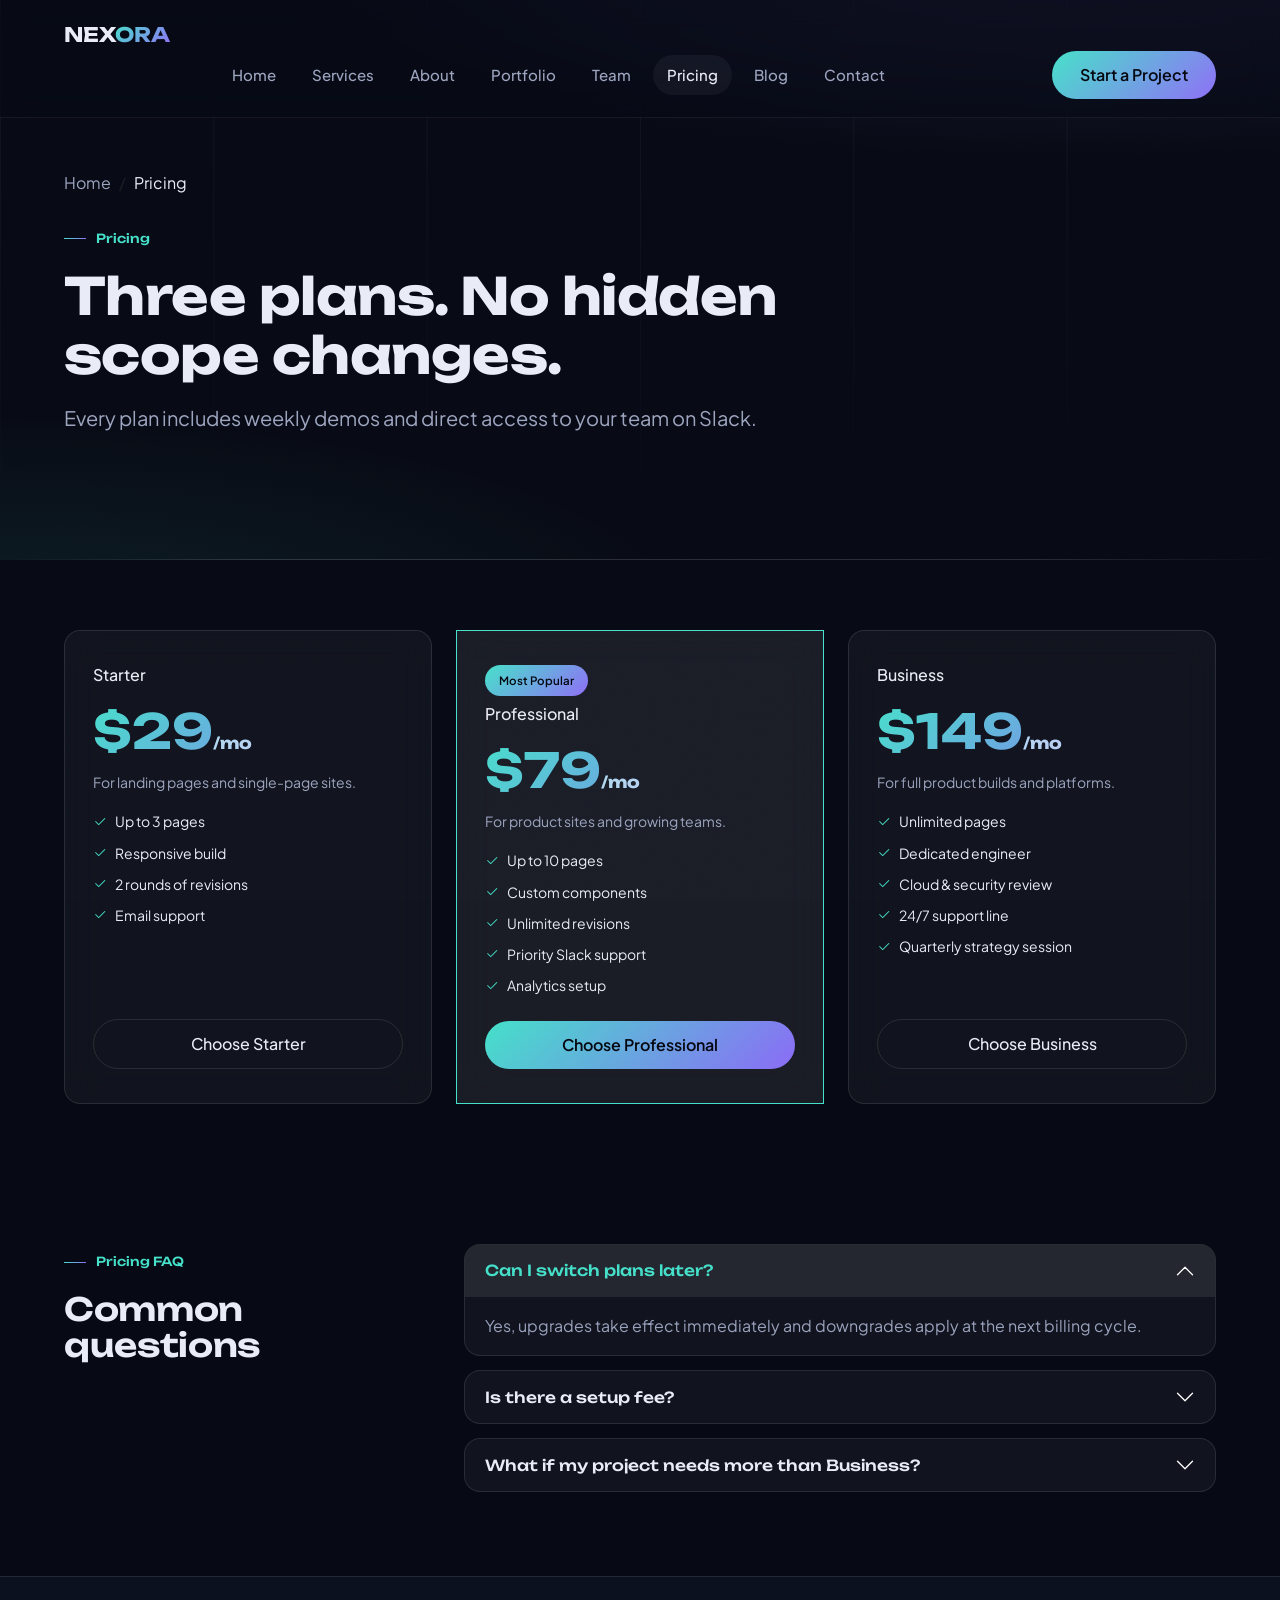
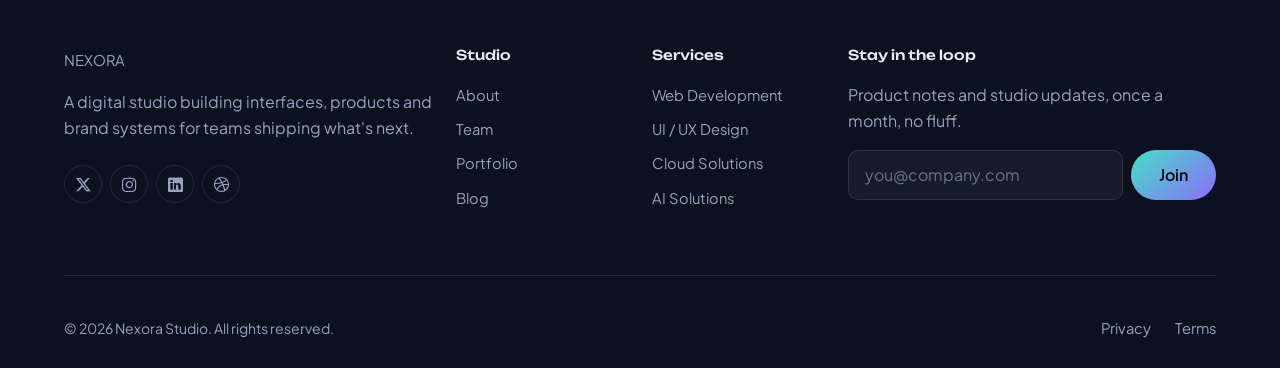
<file: pricing.html>
<!doctype html>
<html lang="en">
  <head>
    <meta charset="UTF-8" />
    <meta name="viewport" content="width=device-width, initial-scale=1.0" />
    <title>Pricing | NEXORA</title>
    <meta name="description" content="Simple, transparent pricing plans." />
    <link
      rel="icon"
      href="data:image/svg+xml,<svg xmlns=%22http://www.w3.org/2000/svg%22 viewBox=%220 0 100 100%22><text y=%22.9em%22 font-size=%2290%22>⬢</text></svg>"
    />
    <link rel="preconnect" href="https://fonts.googleapis.com" />
    <link rel="preconnect" href="https://fonts.gstatic.com" crossorigin />
    <link
      href="https://fonts.googleapis.com/css2?family=Unbounded:wght@400;500;600;700;800&family=Plus+Jakarta+Sans:wght@400;500;600;700&display=swap"
      rel="stylesheet"
    />
    <link
      href="https://cdn.jsdelivr.net/npm/bootstrap@5.3.3/dist/css/bootstrap.min.css"
      rel="stylesheet"
    />
    <link
      rel="stylesheet"
      href="https://cdn.jsdelivr.net/npm/bootstrap-icons@1.11.3/font/bootstrap-icons.min.css"
    />
    <link href="css/style.css" rel="stylesheet" />
  </head>
  <body>
    <nav class="navbar navbar-expand-lg navbar-nx">
      <div class="container-nx">
        <a class="navbar-brand" href="index.html">NEX<span>ORA</span></a>
        <button
          class="navbar-toggler border-0 text-white"
          type="button"
          data-bs-toggle="offcanvas"
          data-bs-target="#navOffcanvas"
          aria-label="Toggle menu"
        >
          <i class="bi bi-list fs-2"></i>
        </button>
        <div class="collapse navbar-collapse d-none d-lg-flex">
          <ul class="navbar-nav mx-auto">
            <li class="nav-item">
              <a class="nav-link" href="index.html">Home</a>
            </li>
            <li class="nav-item">
              <a class="nav-link" href="services.html">Services</a>
            </li>
            <li class="nav-item">
              <a class="nav-link" href="about.html">About</a>
            </li>
            <li class="nav-item">
              <a class="nav-link" href="portfolio.html">Portfolio</a>
            </li>
            <li class="nav-item">
              <a class="nav-link" href="team.html">Team</a>
            </li>
            <li class="nav-item">
              <a class="nav-link active" href="pricing.html">Pricing</a>
            </li>
            <li class="nav-item">
              <a class="nav-link" href="blog.html">Blog</a>
            </li>
            <li class="nav-item">
              <a class="nav-link" href="contact.html">Contact</a>
            </li>
          </ul>
          <a
            href="contact.html"
            class="btn btn-nx-primary d-none d-lg-inline-block"
            >Start a Project</a
          >
        </div>
      </div>
      <div
        class="offcanvas offcanvas-end offcanvas-nx d-lg-none"
        tabindex="-1"
        id="navOffcanvas"
      >
        <div class="offcanvas-header">
          <span class="navbar-brand mb-0">NEX<span>ORA</span></span>
          <button
            type="button"
            class="btn-close btn-close-white"
            data-bs-dismiss="offcanvas"
          ></button>
        </div>
        <div class="offcanvas-body">
          <ul class="navbar-nav">
            <li class="nav-item">
              <a class="nav-link d-block py-2" href="index.html">Home</a>
            </li>
            <li class="nav-item">
              <a class="nav-link d-block py-2" href="services.html">Services</a>
            </li>
            <li class="nav-item">
              <a class="nav-link d-block py-2" href="about.html">About</a>
            </li>
            <li class="nav-item">
              <a class="nav-link d-block py-2" href="portfolio.html"
                >Portfolio</a
              >
            </li>
            <li class="nav-item">
              <a class="nav-link d-block py-2" href="team.html">Team</a>
            </li>
            <li class="nav-item">
              <a class="nav-link active d-block py-2" href="pricing.html"
                >Pricing</a
              >
            </li>
            <li class="nav-item">
              <a class="nav-link d-block py-2" href="blog.html">Blog</a>
            </li>
            <li class="nav-item">
              <a class="nav-link d-block py-2" href="contact.html">Contact</a>
            </li>
          </ul>
          <a href="contact.html" class="btn btn-nx-primary w-100 mt-3"
            >Start a Project</a
          >
        </div>
      </div>
    </nav>

    <section
      class="section bg-grid"
      style="padding-top: 170px; position: relative; overflow: hidden"
    >
      <div class="container-nx position-relative" style="z-index: 1">
        <nav class="breadcrumb-nx mb-4">
          <ol class="breadcrumb mb-0">
            <li class="breadcrumb-item"><a href="index.html">Home</a></li>
            <li class="breadcrumb-item active">Pricing</li>
          </ol>
        </nav>
        <div class="eyebrow-label hero-fade-1">Pricing</div>
        <h1
          class="hero-fade-2"
          style="font-size: clamp(2.2rem, 4.5vw, 3.2rem); max-width: 16ch"
        >
          Three plans. No hidden scope changes.
        </h1>
        <p class="hero-fade-3 fs-5 mt-3" style="max-width: 60ch">
          Every plan includes weekly demos and direct access to your team on
          Slack.
        </p>
      </div>
    </section>

    <section class="section-sm">
      <div class="container-nx">
        <div class="row g-4 justify-content-center align-items-stretch">
          <div class="col-md-6 col-lg-4">
            <div class="glass card-nx h-100 d-flex flex-column">
              <h6>Starter</h6>
              <div class="stat-num">
                $29<span class="fs-6 text-white-50">/mo</span>
              </div>
              <p class="small">For landing pages and single-page sites.</p>
              <ul
                class="list-unstyled small d-flex flex-column gap-2 mb-4 flex-grow-1"
              >
                <li>
                  <i
                    class="bi bi-check2 me-2"
                    style="color: var(--accent-1)"
                  ></i
                  >Up to 3 pages
                </li>
                <li>
                  <i
                    class="bi bi-check2 me-2"
                    style="color: var(--accent-1)"
                  ></i
                  >Responsive build
                </li>
                <li>
                  <i
                    class="bi bi-check2 me-2"
                    style="color: var(--accent-1)"
                  ></i
                  >2 rounds of revisions
                </li>
                <li>
                  <i
                    class="bi bi-check2 me-2"
                    style="color: var(--accent-1)"
                  ></i
                  >Email support
                </li>
              </ul>
              <a href="contact.html" class="btn btn-nx-outline w-100"
                >Choose Starter</a
              >
            </div>
          </div>
          <div class="col-md-6 col-lg-4">
            <div
              class="glass-strong card-nx h-100 d-flex flex-column"
              style="border: 1px solid var(--accent-1)"
            >
              <span class="badge-nx mb-2" style="width: fit-content"
                >Most Popular</span
              >
              <h6>Professional</h6>
              <div class="stat-num">
                $79<span class="fs-6 text-white-50">/mo</span>
              </div>
              <p class="small">For product sites and growing teams.</p>
              <ul
                class="list-unstyled small d-flex flex-column gap-2 mb-4 flex-grow-1"
              >
                <li>
                  <i
                    class="bi bi-check2 me-2"
                    style="color: var(--accent-1)"
                  ></i
                  >Up to 10 pages
                </li>
                <li>
                  <i
                    class="bi bi-check2 me-2"
                    style="color: var(--accent-1)"
                  ></i
                  >Custom components
                </li>
                <li>
                  <i
                    class="bi bi-check2 me-2"
                    style="color: var(--accent-1)"
                  ></i
                  >Unlimited revisions
                </li>
                <li>
                  <i
                    class="bi bi-check2 me-2"
                    style="color: var(--accent-1)"
                  ></i
                  >Priority Slack support
                </li>
                <li>
                  <i
                    class="bi bi-check2 me-2"
                    style="color: var(--accent-1)"
                  ></i
                  >Analytics setup
                </li>
              </ul>
              <a href="contact.html" class="btn btn-nx-primary w-100"
                >Choose Professional</a
              >
            </div>
          </div>
          <div class="col-md-6 col-lg-4">
            <div class="glass card-nx h-100 d-flex flex-column">
              <h6>Business</h6>
              <div class="stat-num">
                $149<span class="fs-6 text-white-50">/mo</span>
              </div>
              <p class="small">For full product builds and platforms.</p>
              <ul
                class="list-unstyled small d-flex flex-column gap-2 mb-4 flex-grow-1"
              >
                <li>
                  <i
                    class="bi bi-check2 me-2"
                    style="color: var(--accent-1)"
                  ></i
                  >Unlimited pages
                </li>
                <li>
                  <i
                    class="bi bi-check2 me-2"
                    style="color: var(--accent-1)"
                  ></i
                  >Dedicated engineer
                </li>
                <li>
                  <i
                    class="bi bi-check2 me-2"
                    style="color: var(--accent-1)"
                  ></i
                  >Cloud & security review
                </li>
                <li>
                  <i
                    class="bi bi-check2 me-2"
                    style="color: var(--accent-1)"
                  ></i
                  >24/7 support line
                </li>
                <li>
                  <i
                    class="bi bi-check2 me-2"
                    style="color: var(--accent-1)"
                  ></i
                  >Quarterly strategy session
                </li>
              </ul>
              <a href="contact.html" class="btn btn-nx-outline w-100"
                >Choose Business</a
              >
            </div>
          </div>
        </div>
      </div>
    </section>

    <section class="section-sm">
      <div class="container-nx">
        <div class="row g-5">
          <div class="col-lg-4">
            <div class="eyebrow-label">Pricing FAQ</div>
            <h2>Common questions</h2>
          </div>
          <div class="col-lg-8">
            <div class="accordion accordion-nx" id="faqPricing">
              <div class="accordion-item">
                <h2 class="accordion-header">
                  <button
                    class="accordion-button"
                    type="button"
                    data-bs-toggle="collapse"
                    data-bs-target="#fp1"
                  >
                    Can I switch plans later?
                  </button>
                </h2>
                <div
                  id="fp1"
                  class="accordion-collapse collapse show"
                  data-bs-parent="#faqPricing"
                >
                  <div class="accordion-body">
                    Yes, upgrades take effect immediately and downgrades apply
                    at the next billing cycle.
                  </div>
                </div>
              </div>
              <div class="accordion-item">
                <h2 class="accordion-header">
                  <button
                    class="accordion-button collapsed"
                    type="button"
                    data-bs-toggle="collapse"
                    data-bs-target="#fp2"
                  >
                    Is there a setup fee?
                  </button>
                </h2>
                <div
                  id="fp2"
                  class="accordion-collapse collapse"
                  data-bs-parent="#faqPricing"
                >
                  <div class="accordion-body">
                    No setup fees on any plan — the monthly rate is all you pay.
                  </div>
                </div>
              </div>
              <div class="accordion-item">
                <h2 class="accordion-header">
                  <button
                    class="accordion-button collapsed"
                    type="button"
                    data-bs-toggle="collapse"
                    data-bs-target="#fp3"
                  >
                    What if my project needs more than Business?
                  </button>
                </h2>
                <div
                  id="fp3"
                  class="accordion-collapse collapse"
                  data-bs-parent="#faqPricing"
                >
                  <div class="accordion-body">
                    We scope custom retainers for larger platform builds — get
                    in touch for a quote.
                  </div>
                </div>
              </div>
            </div>
          </div>
        </div>
      </div>
    </section>
    <footer class="footer-nx">
      <div class="container-nx">
        <div class="row g-4 mb-5">
          <div class="col-lg-4">
            <a class="navbar-brand d-inline-block mb-3" href="index.html"
              >NEX<span>ORA</span></a
            >
            <p class="mb-4">
              A digital studio building interfaces, products and brand systems
              for teams shipping what's next.
            </p>
            <div class="d-flex gap-2">
              <a href="#" class="social-dot"><i class="bi bi-twitter-x"></i></a>
              <a href="#" class="social-dot"><i class="bi bi-instagram"></i></a>
              <a href="#" class="social-dot"><i class="bi bi-linkedin"></i></a>
              <a href="#" class="social-dot"><i class="bi bi-dribbble"></i></a>
            </div>
          </div>
          <div class="col-6 col-lg-2">
            <h6>Studio</h6>
            <ul class="list-unstyled d-flex flex-column gap-2">
              <li><a href="about.html">About</a></li>
              <li><a href="team.html">Team</a></li>
              <li><a href="portfolio.html">Portfolio</a></li>
              <li><a href="blog.html">Blog</a></li>
            </ul>
          </div>
          <div class="col-6 col-lg-2">
            <h6>Services</h6>
            <ul class="list-unstyled d-flex flex-column gap-2">
              <li><a href="services.html">Web Development</a></li>
              <li><a href="services.html">UI / UX Design</a></li>
              <li><a href="services.html">Cloud Solutions</a></li>
              <li><a href="services.html">AI Solutions</a></li>
            </ul>
          </div>
          <div class="col-lg-4">
            <h6>Stay in the loop</h6>
            <p class="mb-3">
              Product notes and studio updates, once a month, no fluff.
            </p>
            <form class="d-flex gap-2">
              <input
                type="email"
                class="form-control form-control-nx"
                placeholder="you@company.com"
                aria-label="Email address"
              />
              <button class="btn btn-nx-primary flex-shrink-0" type="submit">
                Join
              </button>
            </form>
          </div>
        </div>
        <hr class="hr-nx" />
        <div
          class="d-flex flex-column flex-md-row justify-content-between align-items-center gap-3 pt-4"
        >
          <p class="mb-0 small">© 2026 Nexora Studio. All rights reserved.</p>
          <div class="d-flex gap-4">
            <a href="#" class="small">Privacy</a>
            <a href="#" class="small">Terms</a>
          </div>
        </div>
      </div>
    </footer>
    <script src="https://cdn.jsdelivr.net/npm/bootstrap@5.3.3/dist/js/bootstrap.bundle.min.js"></script>
  </body>
</html>
</file>
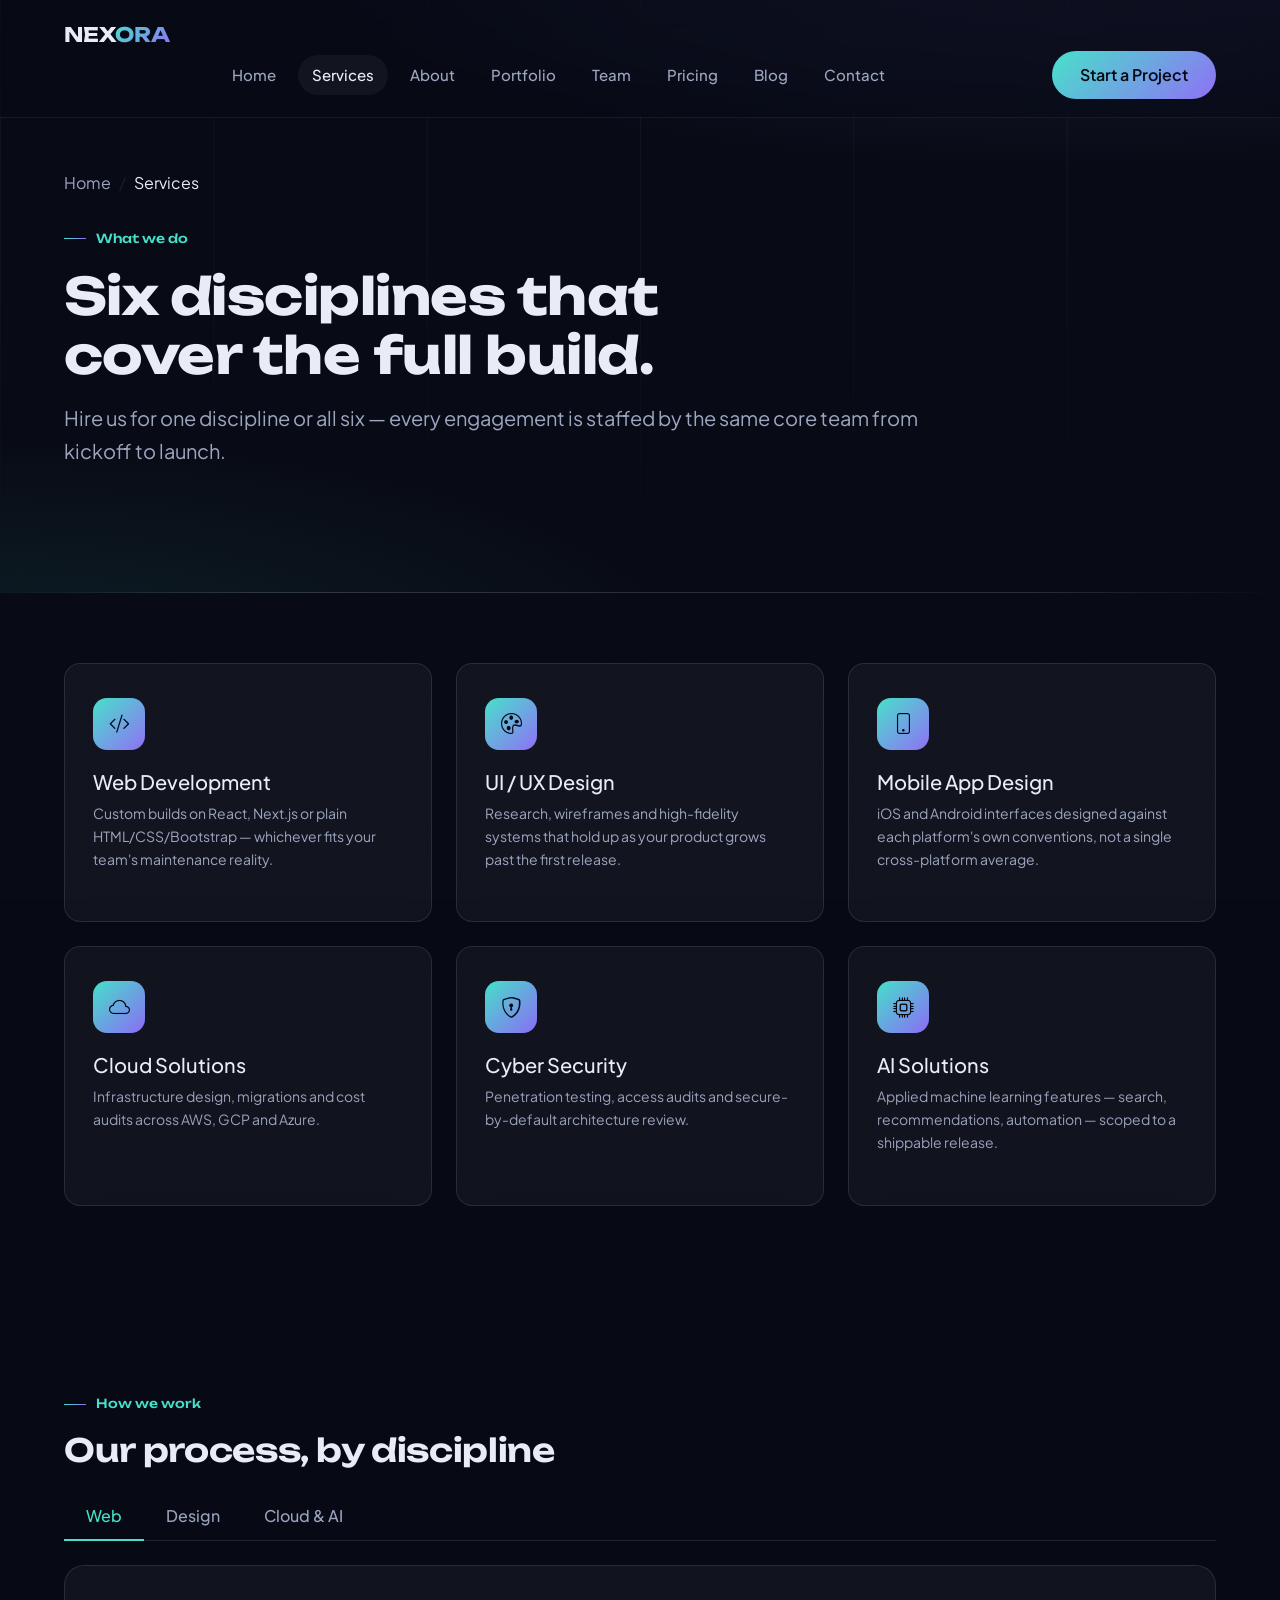
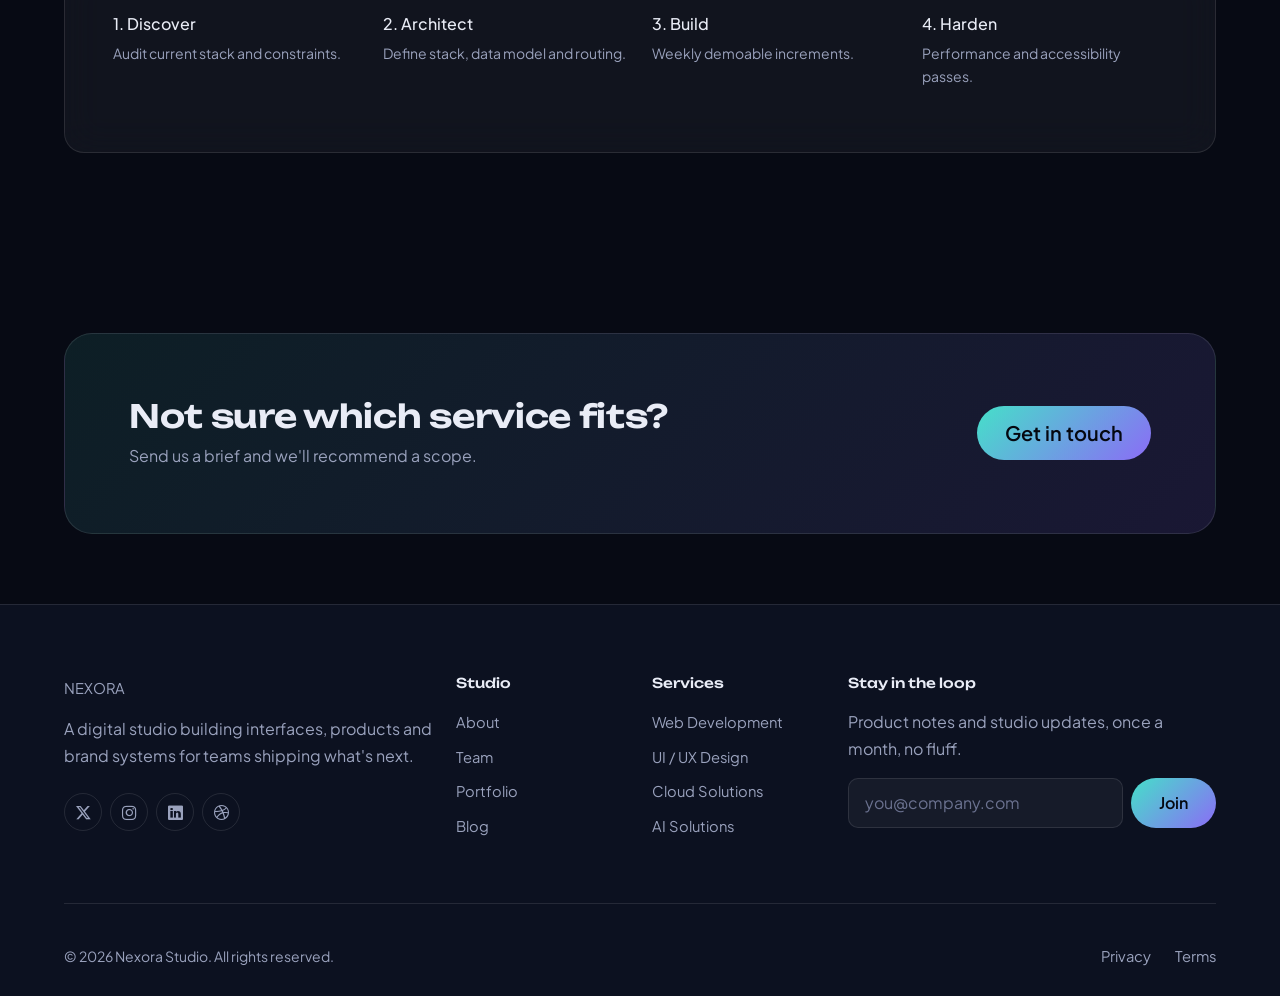
<file: services.html>
<!doctype html>
<html lang="en">
  <head>
    <meta charset="UTF-8" />
    <meta name="viewport" content="width=device-width, initial-scale=1.0" />
    <title>Services | NEXORA</title>
    <meta
      name="description"
      content="Web, design, mobile, cloud, security and AI services."
    />
    <link
      rel="icon"
      href="data:image/svg+xml,<svg xmlns=%22http://www.w3.org/2000/svg%22 viewBox=%220 0 100 100%22><text y=%22.9em%22 font-size=%2290%22>⬢</text></svg>"
    />
    <link rel="preconnect" href="https://fonts.googleapis.com" />
    <link rel="preconnect" href="https://fonts.gstatic.com" crossorigin />
    <link
      href="https://fonts.googleapis.com/css2?family=Unbounded:wght@400;500;600;700;800&family=Plus+Jakarta+Sans:wght@400;500;600;700&display=swap"
      rel="stylesheet"
    />
    <link
      href="https://cdn.jsdelivr.net/npm/bootstrap@5.3.3/dist/css/bootstrap.min.css"
      rel="stylesheet"
    />
    <link
      rel="stylesheet"
      href="https://cdn.jsdelivr.net/npm/bootstrap-icons@1.11.3/font/bootstrap-icons.min.css"
    />
    <link href="css/style.css" rel="stylesheet" />
  </head>
  <body>
    <nav class="navbar navbar-expand-lg navbar-nx">
      <div class="container-nx">
        <a class="navbar-brand" href="index.html">NEX<span>ORA</span></a>
        <button
          class="navbar-toggler border-0 text-white"
          type="button"
          data-bs-toggle="offcanvas"
          data-bs-target="#navOffcanvas"
          aria-label="Toggle menu"
        >
          <i class="bi bi-list fs-2"></i>
        </button>
        <div class="collapse navbar-collapse d-none d-lg-flex">
          <ul class="navbar-nav mx-auto">
            <li class="nav-item">
              <a class="nav-link" href="index.html">Home</a>
            </li>
            <li class="nav-item">
              <a class="nav-link active" href="services.html">Services</a>
            </li>
            <li class="nav-item">
              <a class="nav-link" href="about.html">About</a>
            </li>
            <li class="nav-item">
              <a class="nav-link" href="portfolio.html">Portfolio</a>
            </li>
            <li class="nav-item">
              <a class="nav-link" href="team.html">Team</a>
            </li>
            <li class="nav-item">
              <a class="nav-link" href="pricing.html">Pricing</a>
            </li>
            <li class="nav-item">
              <a class="nav-link" href="blog.html">Blog</a>
            </li>
            <li class="nav-item">
              <a class="nav-link" href="contact.html">Contact</a>
            </li>
          </ul>
          <a
            href="contact.html"
            class="btn btn-nx-primary d-none d-lg-inline-block"
            >Start a Project</a
          >
        </div>
      </div>
      <div
        class="offcanvas offcanvas-end offcanvas-nx d-lg-none"
        tabindex="-1"
        id="navOffcanvas"
      >
        <div class="offcanvas-header">
          <span class="navbar-brand mb-0">NEX<span>ORA</span></span>
          <button
            type="button"
            class="btn-close btn-close-white"
            data-bs-dismiss="offcanvas"
          ></button>
        </div>
        <div class="offcanvas-body">
          <ul class="navbar-nav">
            <li class="nav-item">
              <a class="nav-link d-block py-2" href="index.html">Home</a>
            </li>
            <li class="nav-item">
              <a class="nav-link active d-block py-2" href="services.html"
                >Services</a
              >
            </li>
            <li class="nav-item">
              <a class="nav-link d-block py-2" href="about.html">About</a>
            </li>
            <li class="nav-item">
              <a class="nav-link d-block py-2" href="portfolio.html"
                >Portfolio</a
              >
            </li>
            <li class="nav-item">
              <a class="nav-link d-block py-2" href="team.html">Team</a>
            </li>
            <li class="nav-item">
              <a class="nav-link d-block py-2" href="pricing.html">Pricing</a>
            </li>
            <li class="nav-item">
              <a class="nav-link d-block py-2" href="blog.html">Blog</a>
            </li>
            <li class="nav-item">
              <a class="nav-link d-block py-2" href="contact.html">Contact</a>
            </li>
          </ul>
          <a href="contact.html" class="btn btn-nx-primary w-100 mt-3"
            >Start a Project</a
          >
        </div>
      </div>
    </nav>

    <section
      class="section bg-grid"
      style="padding-top: 170px; position: relative; overflow: hidden"
    >
      <div class="container-nx position-relative" style="z-index: 1">
        <nav class="breadcrumb-nx mb-4">
          <ol class="breadcrumb mb-0">
            <li class="breadcrumb-item"><a href="index.html">Home</a></li>
            <li class="breadcrumb-item active">Services</li>
          </ol>
        </nav>
        <div class="eyebrow-label hero-fade-1">What we do</div>
        <h1
          class="hero-fade-2"
          style="font-size: clamp(2.2rem, 4.5vw, 3.2rem); max-width: 14ch"
        >
          Six disciplines that cover the full build.
        </h1>
        <p class="hero-fade-3 fs-5 mt-3" style="max-width: 60ch">
          Hire us for one discipline or all six — every engagement is staffed by
          the same core team from kickoff to launch.
        </p>
      </div>
    </section>

    <section class="section-sm">
      <div class="container-nx">
        <div class="row g-4">
          <div class="col-md-6 col-lg-4">
            <div class="card-nx glass h-100">
              <div class="icon-wrap"><i class="bi bi-code-slash"></i></div>
              <h5>Web Development</h5>
              <p class="small">
                Custom builds on React, Next.js or plain HTML/CSS/Bootstrap —
                whichever fits your team's maintenance reality.
              </p>
            </div>
          </div>
          <div class="col-md-6 col-lg-4">
            <div class="card-nx glass h-100">
              <div class="icon-wrap"><i class="bi bi-palette"></i></div>
              <h5>UI / UX Design</h5>
              <p class="small">
                Research, wireframes and high-fidelity systems that hold up as
                your product grows past the first release.
              </p>
            </div>
          </div>
          <div class="col-md-6 col-lg-4">
            <div class="card-nx glass h-100">
              <div class="icon-wrap"><i class="bi bi-phone"></i></div>
              <h5>Mobile App Design</h5>
              <p class="small">
                iOS and Android interfaces designed against each platform's own
                conventions, not a single cross-platform average.
              </p>
            </div>
          </div>
          <div class="col-md-6 col-lg-4">
            <div class="card-nx glass h-100">
              <div class="icon-wrap"><i class="bi bi-cloud"></i></div>
              <h5>Cloud Solutions</h5>
              <p class="small">
                Infrastructure design, migrations and cost audits across AWS,
                GCP and Azure.
              </p>
            </div>
          </div>
          <div class="col-md-6 col-lg-4">
            <div class="card-nx glass h-100">
              <div class="icon-wrap"><i class="bi bi-shield-lock"></i></div>
              <h5>Cyber Security</h5>
              <p class="small">
                Penetration testing, access audits and secure-by-default
                architecture review.
              </p>
            </div>
          </div>
          <div class="col-md-6 col-lg-4">
            <div class="card-nx glass h-100">
              <div class="icon-wrap"><i class="bi bi-cpu"></i></div>
              <h5>AI Solutions</h5>
              <p class="small">
                Applied machine learning features — search, recommendations,
                automation — scoped to a shippable release.
              </p>
            </div>
          </div>
        </div>
      </div>
    </section>

    <!-- TABS: process by service type -->
    <section class="section">
      <div class="container-nx">
        <div class="eyebrow-label">How we work</div>
        <h2 class="mb-4">Our process, by discipline</h2>
        <ul
          class="nav nav-tabs nav-tabs-nx mb-4"
          id="serviceTabs"
          role="tablist"
        >
          <li class="nav-item">
            <button
              class="nav-link active"
              data-bs-toggle="tab"
              data-bs-target="#tab-web"
              type="button"
            >
              Web
            </button>
          </li>
          <li class="nav-item">
            <button
              class="nav-link"
              data-bs-toggle="tab"
              data-bs-target="#tab-design"
              type="button"
            >
              Design
            </button>
          </li>
          <li class="nav-item">
            <button
              class="nav-link"
              data-bs-toggle="tab"
              data-bs-target="#tab-cloud"
              type="button"
            >
              Cloud & AI
            </button>
          </li>
        </ul>
        <div class="tab-content glass p-4 p-md-5" style="border-radius: 20px">
          <div class="tab-pane fade show active" id="tab-web">
            <div class="row g-4">
              <div class="col-md-3">
                <h6>1. Discover</h6>
                <p class="small">Audit current stack and constraints.</p>
              </div>
              <div class="col-md-3">
                <h6>2. Architect</h6>
                <p class="small">Define stack, data model and routing.</p>
              </div>
              <div class="col-md-3">
                <h6>3. Build</h6>
                <p class="small">Weekly demoable increments.</p>
              </div>
              <div class="col-md-3">
                <h6>4. Harden</h6>
                <p class="small">Performance and accessibility passes.</p>
              </div>
            </div>
          </div>
          <div class="tab-pane fade" id="tab-design">
            <div class="row g-4">
              <div class="col-md-3">
                <h6>1. Research</h6>
                <p class="small">User interviews and flow mapping.</p>
              </div>
              <div class="col-md-3">
                <h6>2. Wireframe</h6>
                <p class="small">Low-fidelity structure and review.</p>
              </div>
              <div class="col-md-3">
                <h6>3. Visual system</h6>
                <p class="small">Type, color and component library.</p>
              </div>
              <div class="col-md-3">
                <h6>4. Handoff</h6>
                <p class="small">Dev-ready specs and prototypes.</p>
              </div>
            </div>
          </div>
          <div class="tab-pane fade" id="tab-cloud">
            <div class="row g-4">
              <div class="col-md-3">
                <h6>1. Assess</h6>
                <p class="small">Cost and reliability audit.</p>
              </div>
              <div class="col-md-3">
                <h6>2. Design</h6>
                <p class="small">Target architecture proposal.</p>
              </div>
              <div class="col-md-3">
                <h6>3. Migrate</h6>
                <p class="small">Staged rollout with rollback plans.</p>
              </div>
              <div class="col-md-3">
                <h6>4. Monitor</h6>
                <p class="small">Alerting and on-call handover.</p>
              </div>
            </div>
          </div>
        </div>
      </div>
    </section>

    <section class="section-sm">
      <div class="container-nx">
        <div
          class="cta-panel d-flex flex-column flex-lg-row justify-content-between align-items-lg-center gap-4"
        >
          <div>
            <h2 class="mb-2">Not sure which service fits?</h2>
            <p class="mb-0">Send us a brief and we'll recommend a scope.</p>
          </div>
          <a href="contact.html" class="btn btn-nx-primary btn-lg flex-shrink-0"
            >Get in touch</a
          >
        </div>
      </div>
    </section>
    <footer class="footer-nx">
      <div class="container-nx">
        <div class="row g-4 mb-5">
          <div class="col-lg-4">
            <a class="navbar-brand d-inline-block mb-3" href="index.html"
              >NEX<span>ORA</span></a
            >
            <p class="mb-4">
              A digital studio building interfaces, products and brand systems
              for teams shipping what's next.
            </p>
            <div class="d-flex gap-2">
              <a href="#" class="social-dot"><i class="bi bi-twitter-x"></i></a>
              <a href="#" class="social-dot"><i class="bi bi-instagram"></i></a>
              <a href="#" class="social-dot"><i class="bi bi-linkedin"></i></a>
              <a href="#" class="social-dot"><i class="bi bi-dribbble"></i></a>
            </div>
          </div>
          <div class="col-6 col-lg-2">
            <h6>Studio</h6>
            <ul class="list-unstyled d-flex flex-column gap-2">
              <li><a href="about.html">About</a></li>
              <li><a href="team.html">Team</a></li>
              <li><a href="portfolio.html">Portfolio</a></li>
              <li><a href="blog.html">Blog</a></li>
            </ul>
          </div>
          <div class="col-6 col-lg-2">
            <h6>Services</h6>
            <ul class="list-unstyled d-flex flex-column gap-2">
              <li><a href="services.html">Web Development</a></li>
              <li><a href="services.html">UI / UX Design</a></li>
              <li><a href="services.html">Cloud Solutions</a></li>
              <li><a href="services.html">AI Solutions</a></li>
            </ul>
          </div>
          <div class="col-lg-4">
            <h6>Stay in the loop</h6>
            <p class="mb-3">
              Product notes and studio updates, once a month, no fluff.
            </p>
            <form class="d-flex gap-2">
              <input
                type="email"
                class="form-control form-control-nx"
                placeholder="you@company.com"
                aria-label="Email address"
              />
              <button class="btn btn-nx-primary flex-shrink-0" type="submit">
                Join
              </button>
            </form>
          </div>
        </div>
        <hr class="hr-nx" />
        <div
          class="d-flex flex-column flex-md-row justify-content-between align-items-center gap-3 pt-4"
        >
          <p class="mb-0 small">© 2026 Nexora Studio. All rights reserved.</p>
          <div class="d-flex gap-4">
            <a href="#" class="small">Privacy</a>
            <a href="#" class="small">Terms</a>
          </div>
        </div>
      </div>
    </footer>
    <script src="https://cdn.jsdelivr.net/npm/bootstrap@5.3.3/dist/js/bootstrap.bundle.min.js"></script>
  </body>
</html>
</file>
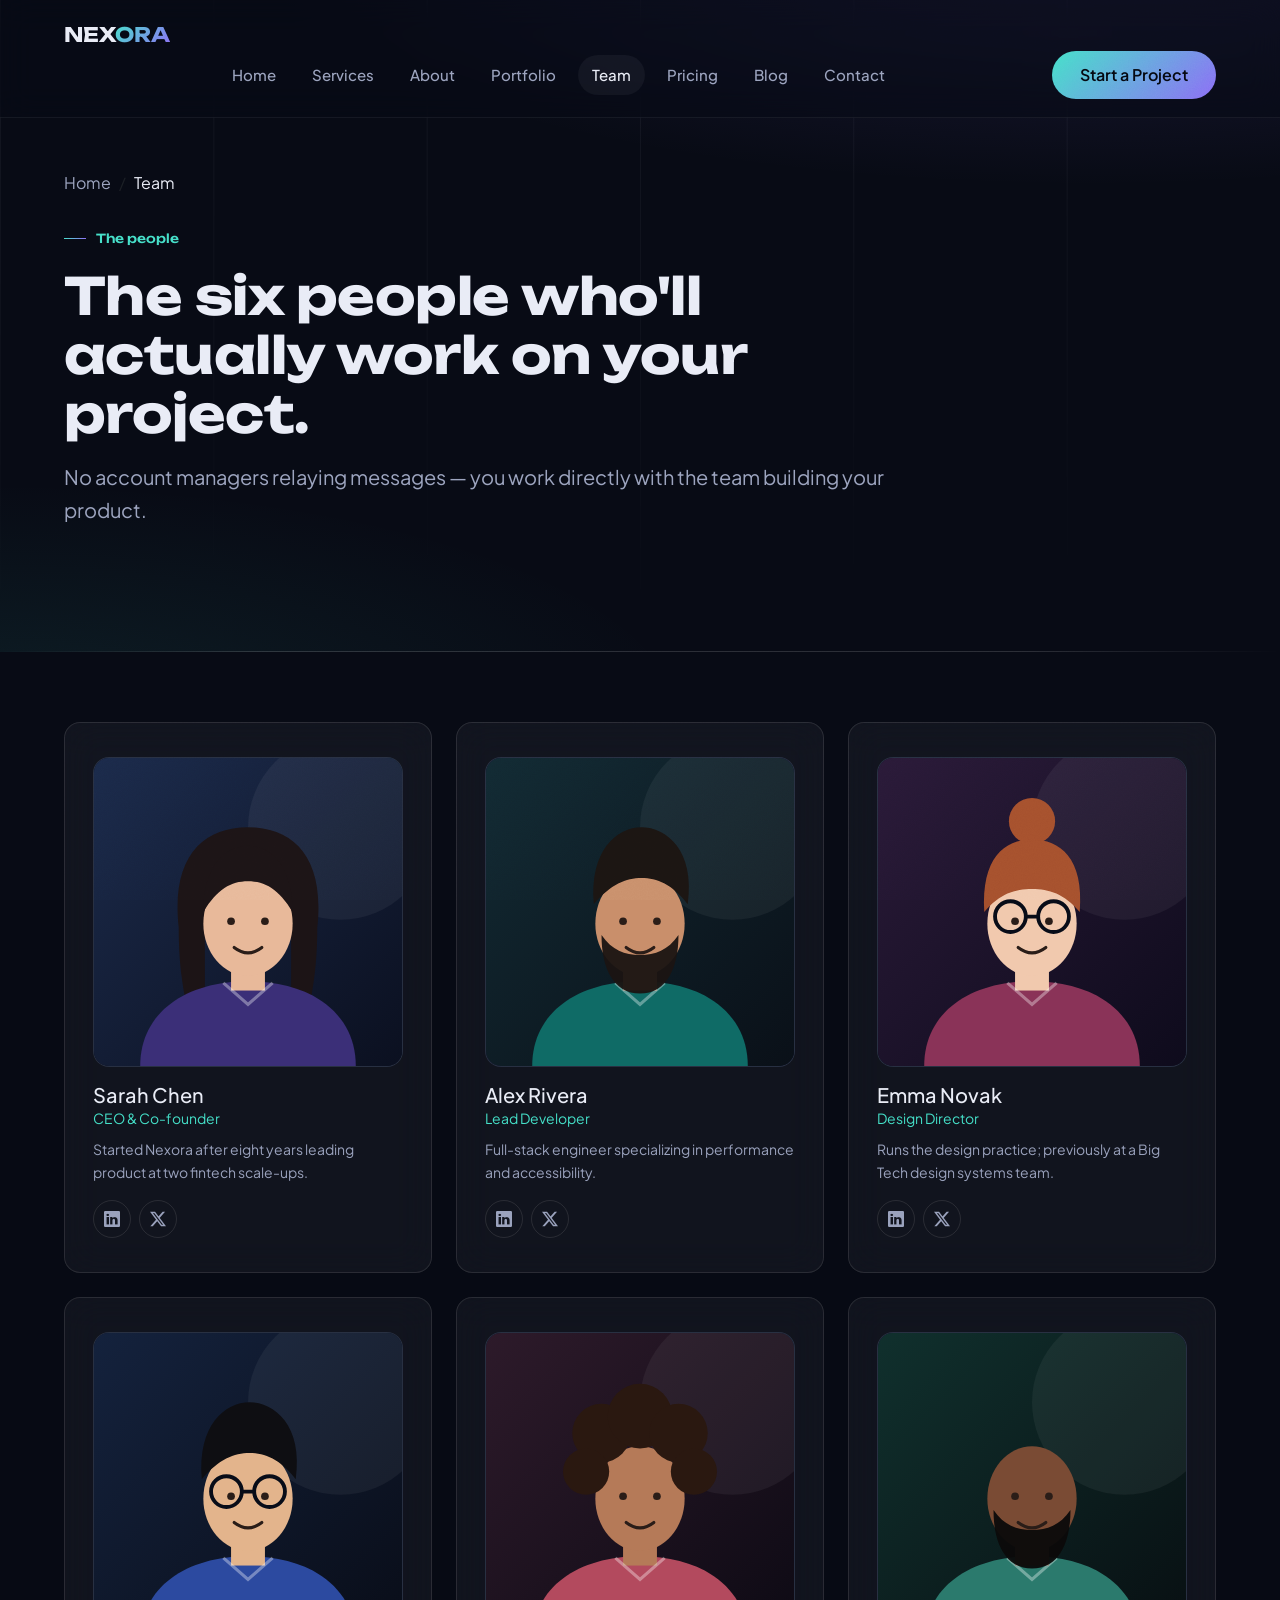
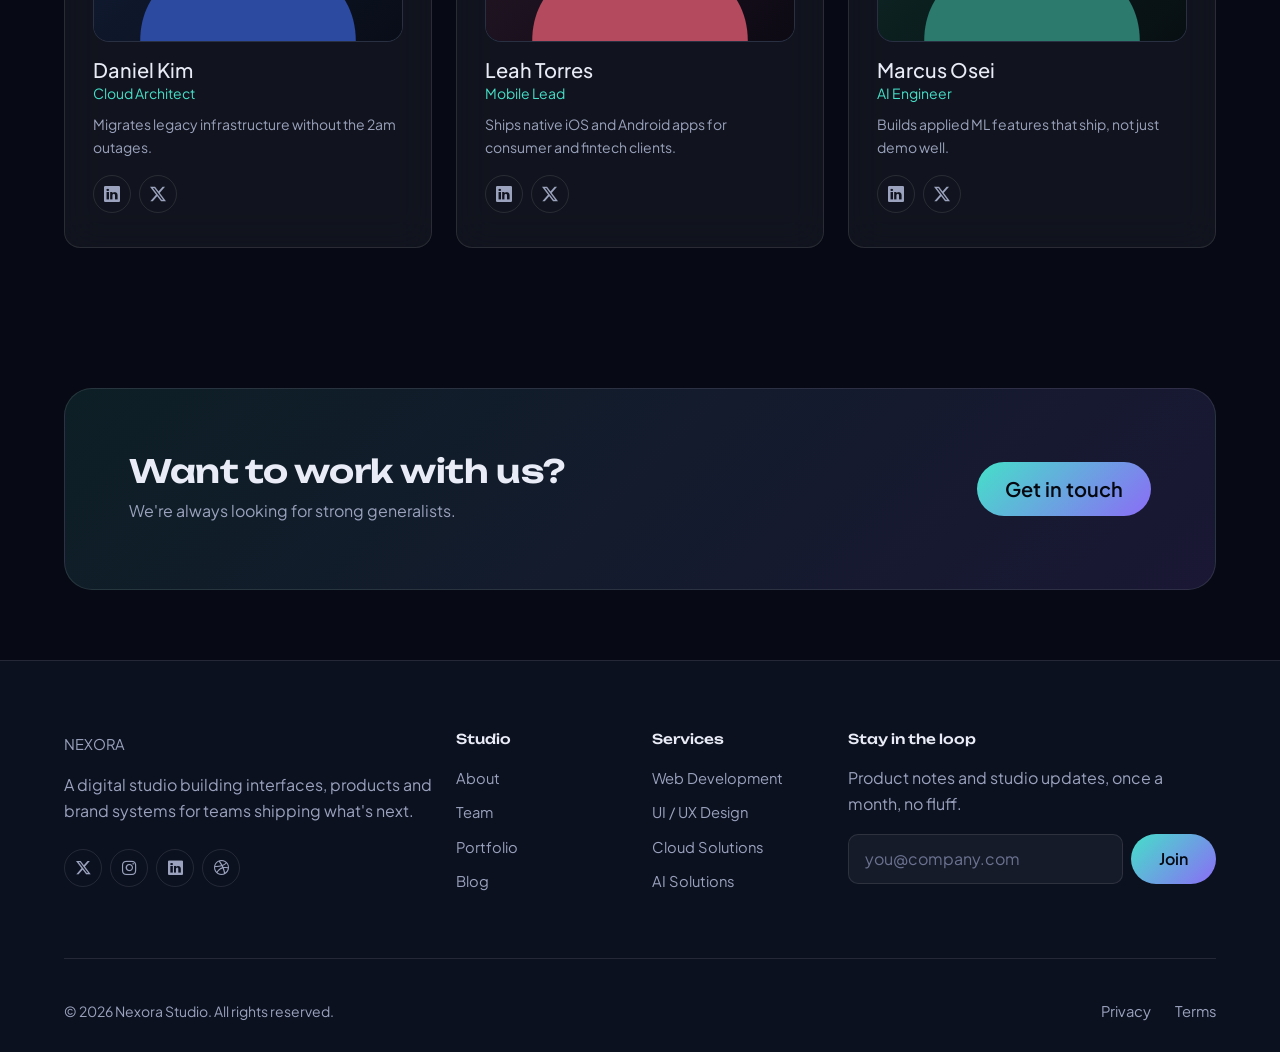
<file: team.html>
<!doctype html>
<html lang="en">
  <head>
    <meta charset="UTF-8" />
    <meta name="viewport" content="width=device-width, initial-scale=1.0" />
    <title>Our Team | NEXORA</title>
    <meta name="description" content="Meet the people behind Nexora." />
    <link
      rel="icon"
      href="data:image/svg+xml,<svg xmlns=%22http://www.w3.org/2000/svg%22 viewBox=%220 0 100 100%22><text y=%22.9em%22 font-size=%2290%22>⬢</text></svg>"
    />
    <link rel="preconnect" href="https://fonts.googleapis.com" />
    <link rel="preconnect" href="https://fonts.gstatic.com" crossorigin />
    <link
      href="https://fonts.googleapis.com/css2?family=Unbounded:wght@400;500;600;700;800&family=Plus+Jakarta+Sans:wght@400;500;600;700&display=swap"
      rel="stylesheet"
    />
    <link
      href="https://cdn.jsdelivr.net/npm/bootstrap@5.3.3/dist/css/bootstrap.min.css"
      rel="stylesheet"
    />
    <link
      rel="stylesheet"
      href="https://cdn.jsdelivr.net/npm/bootstrap-icons@1.11.3/font/bootstrap-icons.min.css"
    />
    <link href="css/style.css" rel="stylesheet" />
  </head>
  <body>
    <nav class="navbar navbar-expand-lg navbar-nx">
      <div class="container-nx">
        <a class="navbar-brand" href="index.html">NEX<span>ORA</span></a>
        <button
          class="navbar-toggler border-0 text-white"
          type="button"
          data-bs-toggle="offcanvas"
          data-bs-target="#navOffcanvas"
          aria-label="Toggle menu"
        >
          <i class="bi bi-list fs-2"></i>
        </button>
        <div class="collapse navbar-collapse d-none d-lg-flex">
          <ul class="navbar-nav mx-auto">
            <li class="nav-item">
              <a class="nav-link" href="index.html">Home</a>
            </li>
            <li class="nav-item">
              <a class="nav-link" href="services.html">Services</a>
            </li>
            <li class="nav-item">
              <a class="nav-link" href="about.html">About</a>
            </li>
            <li class="nav-item">
              <a class="nav-link" href="portfolio.html">Portfolio</a>
            </li>
            <li class="nav-item">
              <a class="nav-link active" href="team.html">Team</a>
            </li>
            <li class="nav-item">
              <a class="nav-link" href="pricing.html">Pricing</a>
            </li>
            <li class="nav-item">
              <a class="nav-link" href="blog.html">Blog</a>
            </li>
            <li class="nav-item">
              <a class="nav-link" href="contact.html">Contact</a>
            </li>
          </ul>
          <a
            href="contact.html"
            class="btn btn-nx-primary d-none d-lg-inline-block"
            >Start a Project</a
          >
        </div>
      </div>
      <div
        class="offcanvas offcanvas-end offcanvas-nx d-lg-none"
        tabindex="-1"
        id="navOffcanvas"
      >
        <div class="offcanvas-header">
          <span class="navbar-brand mb-0">NEX<span>ORA</span></span>
          <button
            type="button"
            class="btn-close btn-close-white"
            data-bs-dismiss="offcanvas"
          ></button>
        </div>
        <div class="offcanvas-body">
          <ul class="navbar-nav">
            <li class="nav-item">
              <a class="nav-link d-block py-2" href="index.html">Home</a>
            </li>
            <li class="nav-item">
              <a class="nav-link d-block py-2" href="services.html">Services</a>
            </li>
            <li class="nav-item">
              <a class="nav-link d-block py-2" href="about.html">About</a>
            </li>
            <li class="nav-item">
              <a class="nav-link d-block py-2" href="portfolio.html"
                >Portfolio</a
              >
            </li>
            <li class="nav-item">
              <a class="nav-link active d-block py-2" href="team.html">Team</a>
            </li>
            <li class="nav-item">
              <a class="nav-link d-block py-2" href="pricing.html">Pricing</a>
            </li>
            <li class="nav-item">
              <a class="nav-link d-block py-2" href="blog.html">Blog</a>
            </li>
            <li class="nav-item">
              <a class="nav-link d-block py-2" href="contact.html">Contact</a>
            </li>
          </ul>
          <a href="contact.html" class="btn btn-nx-primary w-100 mt-3"
            >Start a Project</a
          >
        </div>
      </div>
    </nav>

    <section
      class="section bg-grid"
      style="padding-top: 170px; position: relative; overflow: hidden"
    >
      <div class="container-nx position-relative" style="z-index: 1">
        <nav class="breadcrumb-nx mb-4">
          <ol class="breadcrumb mb-0">
            <li class="breadcrumb-item"><a href="index.html">Home</a></li>
            <li class="breadcrumb-item active">Team</li>
          </ol>
        </nav>
        <div class="eyebrow-label hero-fade-1">The people</div>
        <h1
          class="hero-fade-2"
          style="font-size: clamp(2.2rem, 4.5vw, 3.2rem); max-width: 16ch"
        >
          The six people who'll actually work on your project.
        </h1>
        <p class="hero-fade-3 fs-5 mt-3" style="max-width: 60ch">
          No account managers relaying messages — you work directly with the
          team building your product.
        </p>
      </div>
    </section>

    <section class="section-sm">
      <div class="container-nx">
        <div class="row g-4">
          <div class="col-md-6 col-lg-4 team-card">
            <div class="glass card-nx h-100">
              <div class="avatar-photo mb-3">
                <img
                  src="images/team-sarah-chen.svg"
                  alt="Sarah Chen"
                  loading="lazy"
                />
              </div>
              <h5 class="mb-0">Sarah Chen</h5>
              <p class="small mb-2" style="color: var(--accent-1)">
                CEO & Co-founder
              </p>
              <p class="small">
                Started Nexora after eight years leading product at two fintech
                scale-ups.
              </p>
              <div class="d-flex gap-2 mt-2">
                <a href="#" class="social-dot"
                  ><i class="bi bi-linkedin"></i
                ></a>
                <a href="#" class="social-dot"
                  ><i class="bi bi-twitter-x"></i
                ></a>
              </div>
            </div>
          </div>
          <div class="col-md-6 col-lg-4 team-card">
            <div class="glass card-nx h-100">
              <div class="avatar-photo mb-3">
                <img
                  src="images/team-alex-rivera.svg"
                  alt="Alex Rivera"
                  loading="lazy"
                />
              </div>
              <h5 class="mb-0">Alex Rivera</h5>
              <p class="small mb-2" style="color: var(--accent-1)">
                Lead Developer
              </p>
              <p class="small">
                Full-stack engineer specializing in performance and
                accessibility.
              </p>
              <div class="d-flex gap-2 mt-2">
                <a href="#" class="social-dot"
                  ><i class="bi bi-linkedin"></i
                ></a>
                <a href="#" class="social-dot"
                  ><i class="bi bi-twitter-x"></i
                ></a>
              </div>
            </div>
          </div>
          <div class="col-md-6 col-lg-4 team-card">
            <div class="glass card-nx h-100">
              <div class="avatar-photo mb-3">
                <img
                  src="images/team-emma-novak.svg"
                  alt="Emma Novak"
                  loading="lazy"
                />
              </div>
              <h5 class="mb-0">Emma Novak</h5>
              <p class="small mb-2" style="color: var(--accent-1)">
                Design Director
              </p>
              <p class="small">
                Runs the design practice; previously at a Big Tech design
                systems team.
              </p>
              <div class="d-flex gap-2 mt-2">
                <a href="#" class="social-dot"
                  ><i class="bi bi-linkedin"></i
                ></a>
                <a href="#" class="social-dot"
                  ><i class="bi bi-twitter-x"></i
                ></a>
              </div>
            </div>
          </div>
          <div class="col-md-6 col-lg-4 team-card">
            <div class="glass card-nx h-100">
              <div class="avatar-photo mb-3">
                <img
                  src="images/team-daniel-kim.svg"
                  alt="Daniel Kim"
                  loading="lazy"
                />
              </div>
              <h5 class="mb-0">Daniel Kim</h5>
              <p class="small mb-2" style="color: var(--accent-1)">
                Cloud Architect
              </p>
              <p class="small">
                Migrates legacy infrastructure without the 2am outages.
              </p>
              <div class="d-flex gap-2 mt-2">
                <a href="#" class="social-dot"
                  ><i class="bi bi-linkedin"></i
                ></a>
                <a href="#" class="social-dot"
                  ><i class="bi bi-twitter-x"></i
                ></a>
              </div>
            </div>
          </div>
          <div class="col-md-6 col-lg-4 team-card">
            <div class="glass card-nx h-100">
              <div class="avatar-photo mb-3">
                <img
                  src="images/team-leah-torres.svg"
                  alt="Leah Torres"
                  loading="lazy"
                />
              </div>
              <h5 class="mb-0">Leah Torres</h5>
              <p class="small mb-2" style="color: var(--accent-1)">
                Mobile Lead
              </p>
              <p class="small">
                Ships native iOS and Android apps for consumer and fintech
                clients.
              </p>
              <div class="d-flex gap-2 mt-2">
                <a href="#" class="social-dot"
                  ><i class="bi bi-linkedin"></i
                ></a>
                <a href="#" class="social-dot"
                  ><i class="bi bi-twitter-x"></i
                ></a>
              </div>
            </div>
          </div>
          <div class="col-md-6 col-lg-4 team-card">
            <div class="glass card-nx h-100">
              <div class="avatar-photo mb-3">
                <img
                  src="images/team-marcus-osei.svg"
                  alt="Marcus Osei"
                  loading="lazy"
                />
              </div>
              <h5 class="mb-0">Marcus Osei</h5>
              <p class="small mb-2" style="color: var(--accent-1)">
                AI Engineer
              </p>
              <p class="small">
                Builds applied ML features that ship, not just demo well.
              </p>
              <div class="d-flex gap-2 mt-2">
                <a href="#" class="social-dot"
                  ><i class="bi bi-linkedin"></i
                ></a>
                <a href="#" class="social-dot"
                  ><i class="bi bi-twitter-x"></i
                ></a>
              </div>
            </div>
          </div>
        </div>
      </div>
    </section>

    <section class="section-sm">
      <div class="container-nx">
        <div
          class="cta-panel d-flex flex-column flex-lg-row justify-content-between align-items-lg-center gap-4"
        >
          <div>
            <h2 class="mb-2">Want to work with us?</h2>
            <p class="mb-0">We're always looking for strong generalists.</p>
          </div>
          <a href="contact.html" class="btn btn-nx-primary btn-lg flex-shrink-0"
            >Get in touch</a
          >
        </div>
      </div>
    </section>
    <footer class="footer-nx">
      <div class="container-nx">
        <div class="row g-4 mb-5">
          <div class="col-lg-4">
            <a class="navbar-brand d-inline-block mb-3" href="index.html"
              >NEX<span>ORA</span></a
            >
            <p class="mb-4">
              A digital studio building interfaces, products and brand systems
              for teams shipping what's next.
            </p>
            <div class="d-flex gap-2">
              <a href="#" class="social-dot"><i class="bi bi-twitter-x"></i></a>
              <a href="#" class="social-dot"><i class="bi bi-instagram"></i></a>
              <a href="#" class="social-dot"><i class="bi bi-linkedin"></i></a>
              <a href="#" class="social-dot"><i class="bi bi-dribbble"></i></a>
            </div>
          </div>
          <div class="col-6 col-lg-2">
            <h6>Studio</h6>
            <ul class="list-unstyled d-flex flex-column gap-2">
              <li><a href="about.html">About</a></li>
              <li><a href="team.html">Team</a></li>
              <li><a href="portfolio.html">Portfolio</a></li>
              <li><a href="blog.html">Blog</a></li>
            </ul>
          </div>
          <div class="col-6 col-lg-2">
            <h6>Services</h6>
            <ul class="list-unstyled d-flex flex-column gap-2">
              <li><a href="services.html">Web Development</a></li>
              <li><a href="services.html">UI / UX Design</a></li>
              <li><a href="services.html">Cloud Solutions</a></li>
              <li><a href="services.html">AI Solutions</a></li>
            </ul>
          </div>
          <div class="col-lg-4">
            <h6>Stay in the loop</h6>
            <p class="mb-3">
              Product notes and studio updates, once a month, no fluff.
            </p>
            <form class="d-flex gap-2">
              <input
                type="email"
                class="form-control form-control-nx"
                placeholder="you@company.com"
                aria-label="Email address"
              />
              <button class="btn btn-nx-primary flex-shrink-0" type="submit">
                Join
              </button>
            </form>
          </div>
        </div>
        <hr class="hr-nx" />
        <div
          class="d-flex flex-column flex-md-row justify-content-between align-items-center gap-3 pt-4"
        >
          <p class="mb-0 small">© 2026 Nexora Studio. All rights reserved.</p>
          <div class="d-flex gap-4">
            <a href="#" class="small">Privacy</a>
            <a href="#" class="small">Terms</a>
          </div>
        </div>
      </div>
    </footer>
    <script src="https://cdn.jsdelivr.net/npm/bootstrap@5.3.3/dist/js/bootstrap.bundle.min.js"></script>
  </body>
</html>
</file>
<file: css/style.css>
/* =========================================================
   NEXORA — Digital Agency
   Design tokens: deep space navy + cyan/violet duotone glass
   Display: Unbounded / Body: Plus Jakarta Sans
========================================================= */

:root{
  --bg: #070a14;
  --bg-elev: #0c1120;
  --bg-elev-2: #10182c;
  --glass: rgba(255,255,255,0.045);
  --glass-strong: rgba(255,255,255,0.08);
  --glass-border: rgba(255,255,255,0.10);
  --accent-1: #45e0c9;   /* teal-cyan   */
  --accent-2: #8b6cf6;   /* violet      */
  --accent-3: #ff6f9d;   /* rose, sparing */
  --text: #e9ecf6;
  --text-dim: #9aa2bd;
  --text-faint: #6b7290;
  --radius-sm: 10px;
  --radius-md: 16px;
  --radius-lg: 28px;
  --gradient: linear-gradient(135deg, var(--accent-1) 0%, var(--accent-2) 100%);
  --shadow-glow: 0 0 60px rgba(139,108,246,0.20);
  --container-max: 1200px;
}

*{ box-sizing: border-box; }

html{ scroll-behavior: smooth; }

body{
  background: var(--bg);
  color: var(--text);
  font-family: "Plus Jakarta Sans", system-ui, -apple-system, sans-serif;
  font-weight: 400;
  line-height: 1.65;
  -webkit-font-smoothing: antialiased;
  overflow-x: hidden;
}

h1, h2, h3, h4, .display-font{
  font-family: "Unbounded", system-ui, sans-serif;
  font-weight: 600;
  letter-spacing: -0.01em;
  line-height: 1.15;
  color: var(--text);
}

h1{ font-weight: 700; }

p{ color: var(--text-dim); max-width: 62ch; }

a{ text-decoration: none; color: inherit; }

::selection{ background: var(--accent-2); color: #fff; }

/* focus visibility */
a:focus-visible, button:focus-visible, input:focus-visible, textarea:focus-visible{
  outline: 2px solid var(--accent-1);
  outline-offset: 3px;
}

@media (prefers-reduced-motion: reduce){
  *{ animation: none !important; transition: none !important; scroll-behavior: auto !important; }
}

.container-nx{
  width: 100%;
  max-width: var(--container-max);
  margin: 0 auto;
  padding: 0 24px;
}

.section{ padding: 110px 0; position: relative; }
.section-sm{ padding: 70px 0; }

.eyebrow-label{
  color: var(--accent-1);
  font-family: "Unbounded", sans-serif;
  font-size: 0.78rem;
  font-weight: 500;
  display: inline-flex;
  align-items: center;
  gap: 10px;
  margin-bottom: 18px;
}
.eyebrow-label::before{
  content: "";
  width: 22px; height: 1px;
  background: var(--gradient);
  display: inline-block;
}

/* ---------- Atmosphere: grain + architectural guides (replaces glow orbs) ---------- */
.glow-orb{ display:none; }

/* film grain over the whole site — kills the flat "digital gradient" look */
body::after{
  content:"";
  position:fixed; inset:0; z-index:2000; pointer-events:none;
  opacity:.07; mix-blend-mode:overlay;
  background-image:url("data:image/svg+xml;utf8,<svg xmlns='http://www.w3.org/2000/svg' width='220' height='220'><filter id='n'><feTurbulence type='fractalNoise' baseFrequency='.85' numOctaves='3' stitchTiles='stitch'/><feColorMatrix values='0 0 0 0 1  0 0 0 0 1  0 0 0 0 1  0 0 0 .9 0'/></filter><rect width='100%' height='100%' filter='url(%23n)'/></svg>");
}

@keyframes floatY{
  0%, 100% { transform: translateY(0); }
  50% { transform: translateY(-16px); }
}
@keyframes fadeUp{
  from { opacity: 0; transform: translateY(18px); }
  to { opacity: 1; transform: translateY(0); }
}
@keyframes gridPan{
  from { background-position: 0 0; }
  to { background-position: 60px 60px; }
}

.animate-float{ animation: floatY 5s ease-in-out infinite; }
.hero-fade-1{ animation: fadeUp 0.7s ease-out both; }
.hero-fade-2{ animation: fadeUp 0.7s ease-out 0.12s both; }
.hero-fade-3{ animation: fadeUp 0.7s ease-out 0.24s both; }
.hero-fade-4{ animation: fadeUp 0.7s ease-out 0.36s both; }

.bg-grid{
  position:relative;
  isolation:isolate;
  background:
    radial-gradient(120% 70% at 85% -10%, rgba(139,108,246,.16), transparent 55%),
    radial-gradient(90% 60% at 0% 110%, rgba(69,224,201,.09), transparent 60%),
    var(--bg);
}
/* vertical hairline columns, fading out toward the bottom */
.bg-grid::before{
  content:""; position:absolute; inset:0; z-index:-1; pointer-events:none;
  background-image:linear-gradient(90deg, rgba(255,255,255,.055) 1px, transparent 1px);
  background-size: calc(100% / 6) 100%;
  -webkit-mask-image:linear-gradient(180deg,#000 0%,rgba(0,0,0,.5) 55%,transparent 100%);
          mask-image:linear-gradient(180deg,#000 0%,rgba(0,0,0,.5) 55%,transparent 100%);
}
/* thin horizon line + corner ticks */
.bg-grid::after{
  content:""; position:absolute; left:0; right:0; bottom:0; height:1px; z-index:-1; pointer-events:none;
  background:linear-gradient(90deg,transparent,rgba(255,255,255,.14) 20%,rgba(255,255,255,.14) 80%,transparent);
}

/* ---------- Glassmorphism ---------- */
.glass{
  background: var(--glass);
  border: 1px solid var(--glass-border);
  backdrop-filter: blur(18px);
  -webkit-backdrop-filter: blur(18px);
  border-radius: var(--radius-md);
}
.glass-strong{
  background: var(--glass-strong);
  border: 1px solid var(--glass-border);
  backdrop-filter: blur(22px);
  -webkit-backdrop-filter: blur(22px);
}

/* ---------- Navbar ---------- */
.navbar-nx{
  position: fixed; top: 0; left: 0; right: 0; z-index: 1000;
  padding: 18px 0;
  background: rgba(7,10,20,0.55);
  backdrop-filter: blur(16px);
  -webkit-backdrop-filter: blur(16px);
  border-bottom: 1px solid rgba(255,255,255,0.06);
}
.navbar-nx .navbar-brand{
  font-family: "Unbounded", sans-serif;
  font-weight: 700;
  font-size: 1.25rem;
  color: var(--text);
}
.navbar-nx .navbar-brand span{
  background: var(--gradient);
  -webkit-background-clip: text;
  background-clip: text;
  color: transparent;
}
.navbar-nx .nav-link{
  color: var(--text-dim);
  font-weight: 500;
  font-size: 0.94rem;
  margin: 0 4px;
  padding: 8px 14px !important;
  border-radius: 999px;
  transition: color 0.25s, background 0.25s;
}
.navbar-nx .nav-link:hover,
.navbar-nx .nav-link.active{
  color: var(--text);
  background: var(--glass);
}
.offcanvas-nx{
  background: var(--bg-elev);
  color: var(--text);
  border-left: 1px solid var(--glass-border);
}

/* ---------- Buttons ---------- */
.btn-nx-primary{
  background: var(--gradient);
  color: #050810;
  font-weight: 600;
  border: none;
  border-radius: 999px;
  padding: 12px 28px;
  transition: transform 0.25s, box-shadow 0.25s;
}
.btn-nx-primary:hover{
  transform: translateY(-2px);
  box-shadow: 0 10px 30px rgba(139,108,246,0.35);
  color: #050810;
}
.btn-nx-outline{
  background: transparent;
  color: var(--text);
  font-weight: 500;
  border: 1px solid var(--glass-border);
  border-radius: 999px;
  padding: 12px 28px;
  transition: border-color 0.25s, background 0.25s;
}
.btn-nx-outline:hover{
  border-color: var(--accent-1);
  background: var(--glass);
  color: var(--text);
}

/* ---------- Cards ---------- */
.card-nx{
  padding: 34px 28px;
  transition: transform 0.35s ease, border-color 0.35s ease;
}
.card-nx:hover{
  transform: translateY(-8px);
  border-color: rgba(139,108,246,0.4);
}
.card-nx .icon-wrap{
  width: 52px; height: 52px;
  border-radius: 14px;
  display: flex; align-items: center; justify-content: center;
  background: var(--gradient);
  color: #050810;
  font-size: 1.3rem;
  margin-bottom: 20px;
}

.stat-num{
  font-family: "Unbounded", sans-serif;
  font-size: clamp(2.1rem, 4vw, 3rem);
  font-weight: 700;
  background: var(--gradient);
  -webkit-background-clip: text;
  background-clip: text;
  color: transparent;
}

/* ---------- Forms ---------- */
.form-control-nx, .form-select-nx{
  background: var(--glass);
  border: 1px solid var(--glass-border);
  color: var(--text);
  border-radius: var(--radius-sm);
  padding: 12px 16px;
}
.form-control-nx:focus, .form-select-nx:focus{
  background: var(--glass);
  color: var(--text);
  border-color: var(--accent-1);
  box-shadow: 0 0 0 3px rgba(69,224,201,0.15);
}
.form-control-nx::placeholder{ color: var(--text-faint); }

/* ---------- Footer ---------- */
.footer-nx{
  background: var(--bg-elev);
  border-top: 1px solid var(--glass-border);
  padding: 70px 0 28px;
}
.footer-nx h6{
  font-family: "Unbounded", sans-serif;
  font-size: 0.85rem;
  color: var(--text);
  margin-bottom: 18px;
}
.footer-nx a{ color: var(--text-dim); font-size: 0.92rem; }
.footer-nx a:hover{ color: var(--accent-1); }
.social-dot{
  width: 38px; height: 38px;
  border-radius: 50%;
  display: inline-flex; align-items: center; justify-content: center;
  border: 1px solid var(--glass-border);
  color: var(--text-dim);
  transition: border-color 0.25s, color 0.25s;
}
.social-dot:hover{ border-color: var(--accent-1); color: var(--accent-1); }

/* ---------- Misc ---------- */
.badge-nx{
  background: var(--gradient);
  color: #050810;
  font-weight: 600;
  font-size: 0.72rem;
  padding: 6px 14px;
  border-radius: 999px;
}
.accordion-nx .accordion-item{
  background: var(--glass);
  border: 1px solid var(--glass-border);
  border-radius: var(--radius-md) !important;
  overflow: hidden;
  margin-bottom: 14px;
}
.accordion-nx .accordion-button{
  background: transparent;
  color: var(--text);
  font-family: "Unbounded", sans-serif;
  font-size: 0.95rem;
  font-weight: 500;
  box-shadow: none !important;
}
.accordion-nx .accordion-button:not(.collapsed){
  background: var(--glass-strong);
  color: var(--accent-1);
}
.accordion-nx .accordion-body{ color: var(--text-dim); }
.accordion-nx .accordion-button::after{ filter: invert(1) brightness(2); }

.nav-tabs-nx{ border-bottom: 1px solid var(--glass-border); }
.nav-tabs-nx .nav-link{
  color: var(--text-dim);
  border: none;
  font-weight: 500;
  padding: 10px 22px;
  border-radius: 0;
}
.nav-tabs-nx .nav-link.active{
  color: var(--accent-1);
  background: transparent;
  border-bottom: 2px solid var(--accent-1);
}

.progress-nx{
  height: 6px;
  background: var(--glass);
  border-radius: 999px;
  overflow: hidden;
}
.progress-nx .progress-bar{ background: var(--gradient); }

.breadcrumb-nx a{ color: var(--text-dim); }
.breadcrumb-nx .active{ color: var(--text); }

.page-link-nx{
  background: var(--glass) !important;
  border: 1px solid var(--glass-border) !important;
  color: var(--text-dim) !important;
  margin: 0 4px;
  border-radius: 10px !important;
}
.page-item.active .page-link-nx{
  background: var(--gradient) !important;
  color: #050810 !important;
  border: none !important;
}

.alert-nx{
  background: var(--glass);
  border: 1px solid rgba(69,224,201,0.35);
  color: var(--text);
  border-radius: var(--radius-sm);
}

.modal-nx .modal-content{
  background: var(--bg-elev-2);
  border: 1px solid var(--glass-border);
  border-radius: var(--radius-md);
  color: var(--text);
}

.carousel-nx{ position:relative; }
.carousel-nx .carousel-item{
  height: 70vh;
  min-height: 440px;
  max-height: 620px;
  position: relative;
  overflow: hidden;
  background-color: var(--bg-elev);
}
/* Bootstrap hides inactive slides with display:none — only flex-centre the visible ones */
.carousel-nx .carousel-item.active,
.carousel-nx .carousel-item-next,
.carousel-nx .carousel-item-prev{ display:flex; align-items:center; }
.carousel-nx .carousel-item::before{
  content: "";
  position: absolute; inset: 0; z-index:1;
  background: linear-gradient(90deg, rgba(7,10,20,.88) 0%, rgba(7,10,20,.55) 55%, rgba(7,10,20,.15) 100%);
}
.carousel-nx .carousel-item > .container-nx{ position:relative; z-index:3; padding:0 72px; }
.carousel-nx .carousel-caption-nx{
  text-align: left;
  max-width: 560px;
}
.carousel-nx .carousel-caption-nx h3{ font-size:clamp(1.4rem,3vw,2.1rem); }
.carousel-nx .carousel-control-prev,
.carousel-nx .carousel-control-next{
  z-index:5; width:56px; opacity:1;
}
.carousel-nx .carousel-control-prev-icon,
.carousel-nx .carousel-control-next-icon{
  width:44px; height:44px; border-radius:50%;
  background-color:rgba(255,255,255,.08);
  border:1px solid var(--glass-border);
  background-size:42%;
  backdrop-filter:blur(8px);
  transition:background-color .25s, border-color .25s;
}
.carousel-nx .carousel-control-prev:hover .carousel-control-prev-icon,
.carousel-nx .carousel-control-next:hover .carousel-control-next-icon{
  background-color:rgba(69,224,201,.18); border-color:var(--accent-1);
}
.carousel-nx .carousel-indicators{ z-index:5; margin-bottom:22px; }
.carousel-nx .carousel-indicators [data-bs-target]{
  width:28px; height:3px; border:0; border-radius:2px; opacity:.35; background:#fff;
}
.carousel-nx .carousel-indicators .active{ opacity:1; background:var(--accent-1); }

/* Slide artwork: layered CSS "print" textures, each with its own character */
.slide-art{ position:absolute; inset:0; z-index:0; }
.slide-art.art-lines{
  background:
    repeating-linear-gradient(115deg, rgba(255,255,255,.045) 0 1px, transparent 1px 22px),
    radial-gradient(70% 90% at 82% 30%, rgba(69,224,201,.22), transparent 62%),
    linear-gradient(160deg,#101a33,#080c18);
}
.slide-art.art-dots{
  background:
    radial-gradient(rgba(255,255,255,.16) 1.2px, transparent 1.6px) 0 0/22px 22px,
    radial-gradient(70% 90% at 80% 70%, rgba(139,108,246,.28), transparent 62%),
    linear-gradient(200deg,#16193a,#080c18);
  -webkit-mask-image:none;
}
.slide-art.art-rings{
  background:
    repeating-radial-gradient(circle at 78% 55%, transparent 0 34px, rgba(255,255,255,.06) 34px 35px),
    radial-gradient(60% 90% at 78% 55%, rgba(255,111,157,.17), transparent 65%),
    linear-gradient(140deg,#1b1630,#080c18);
}
.slide-art::after{ /* fine corner crop marks */
  content:""; position:absolute; right:36px; top:36px; width:46px; height:46px;
  border-top:1px solid rgba(255,255,255,.28); border-right:1px solid rgba(255,255,255,.28);
}

.avatar-photo{
  width: 100%;
  aspect-ratio: 1/1;
  border-radius: var(--radius-md);
  background: var(--bg-elev-2);
  display: flex; align-items: center; justify-content: center;
  font-family: "Unbounded", sans-serif;
  font-size: 2.4rem;
  color: var(--text-faint);
  overflow: hidden;
  transition: transform 0.5s ease;
  border: 1px solid var(--glass-border);
}
.team-card:hover .avatar-photo{ transform: scale(1.05); }

.portfolio-thumb{
  aspect-ratio: 4/3;
  border-radius: var(--radius-md);
  background: var(--bg-elev-2);
  display: flex; align-items: center; justify-content: center;
  font-family: "Unbounded", sans-serif;
  color: var(--text-faint);
  overflow: hidden;
  position: relative;
}
.portfolio-thumb .overlay{
  position: absolute; inset: 0;
  background: linear-gradient(180deg, transparent 40%, rgba(7,10,20,0.92) 100%);
  display: flex; align-items: flex-end;
  padding: 20px;
  opacity: 0;
  transition: opacity 0.35s ease;
}
.portfolio-item:hover .overlay{ opacity: 1; }

.blog-thumb{
  aspect-ratio: 16/10;
  border-radius: var(--radius-md) var(--radius-md) 0 0;
  background: var(--bg-elev-2);
  display: flex; align-items: center; justify-content: center;
  color: var(--text-faint);
  font-family: "Unbounded", sans-serif;
}

hr.hr-nx{ border-color: var(--glass-border); opacity: 1; }

.cta-panel{
  background: linear-gradient(135deg, rgba(69,224,201,0.10), rgba(139,108,246,0.14));
  border: 1px solid var(--glass-border);
  border-radius: var(--radius-lg);
  padding: 64px;
}

@media (max-width: 767px){
  .section{ padding: 70px 0; }
  .cta-panel{ padding: 36px 24px; }
  .carousel-nx .carousel-caption-nx{ max-width: 100%; }
}


/* ---------- Placeholder art for thumbnails / avatars ---------- */
.portfolio-thumb, .blog-thumb, .avatar-photo{ position:relative; isolation:isolate; }
.portfolio-thumb::before, .blog-thumb::before, .avatar-photo::before{
  content:""; position:absolute; inset:0; z-index:-1;
}
.portfolio-item:nth-child(3n+1) .portfolio-thumb::before, .blog-card:nth-child(3n+1) .blog-thumb::before, .team-card:nth-child(4n+1) .avatar-photo::before{
  background:repeating-linear-gradient(115deg,rgba(255,255,255,.05) 0 1px,transparent 1px 16px),radial-gradient(80% 90% at 80% 20%,rgba(69,224,201,.2),transparent 65%),linear-gradient(160deg,#111b36,#0a0f1e);
}
.portfolio-item:nth-child(3n+2) .portfolio-thumb::before, .blog-card:nth-child(3n+2) .blog-thumb::before, .team-card:nth-child(4n+2) .avatar-photo::before{
  background:radial-gradient(rgba(255,255,255,.15) 1px,transparent 1.5px) 0 0/16px 16px,radial-gradient(80% 90% at 20% 80%,rgba(139,108,246,.28),transparent 65%),linear-gradient(200deg,#171a3b,#0a0f1e);
}
.portfolio-item:nth-child(3n) .portfolio-thumb::before, .blog-card:nth-child(3n) .blog-thumb::before, .team-card:nth-child(4n+3) .avatar-photo::before{
  background:repeating-radial-gradient(circle at 75% 60%,transparent 0 26px,rgba(255,255,255,.06) 26px 27px),radial-gradient(70% 90% at 75% 60%,rgba(255,111,157,.18),transparent 65%),linear-gradient(140deg,#1c1731,#0a0f1e);
}
.team-card:nth-child(4n) .avatar-photo::before{
  background:linear-gradient(135deg,transparent 49.6%,rgba(255,255,255,.07) 50%,transparent 50.4%) 0 0/26px 26px,radial-gradient(80% 90% at 70% 30%,rgba(69,224,201,.16),transparent 65%),linear-gradient(160deg,#101a33,#0a0f1e);
}

/* section separation without hard colour blocks */
.section + .section, .section-sm + .section{ position:relative; }

@media (max-width: 767px){
  .carousel-nx .carousel-item{ height:auto; min-height:420px; padding:48px 0 64px; }
  .carousel-nx .carousel-item > .container-nx{ padding:0 56px; }
  .carousel-nx .carousel-control-prev, .carousel-nx .carousel-control-next{ width:44px; }
  .carousel-nx .carousel-control-prev-icon, .carousel-nx .carousel-control-next-icon{ width:34px; height:34px; }
}

/* ---------- Real images inside frames ---------- */
.portfolio-thumb img, .blog-thumb img, .avatar-photo img{
  position:absolute; inset:0; width:100%; height:100%; object-fit:cover; display:block;
  transition: transform .6s ease;
}
.portfolio-item:hover .portfolio-thumb img, .blog-card:hover .blog-thumb img{ transform:scale(1.05); }
.portfolio-thumb .overlay{ z-index:2; }
.avatar-photo{ border-radius:var(--radius-md); }
.carousel-nx .slide-img{
  position:absolute; right:4%; top:50%; transform:translateY(-50%);
  width:min(46%,560px); height:auto; z-index:1; border-radius:20px;
  border:1px solid var(--glass-border); box-shadow:0 30px 80px rgba(0,0,0,.45);
}
@media (max-width: 991px){ .carousel-nx .slide-img{ display:none; } }
@media (min-width: 992px){
  .carousel-nx .slide-img{ width:min(40%,500px); right:3.5%; }
  .carousel-nx .carousel-caption-nx{ max-width:470px; }
}
</file>
